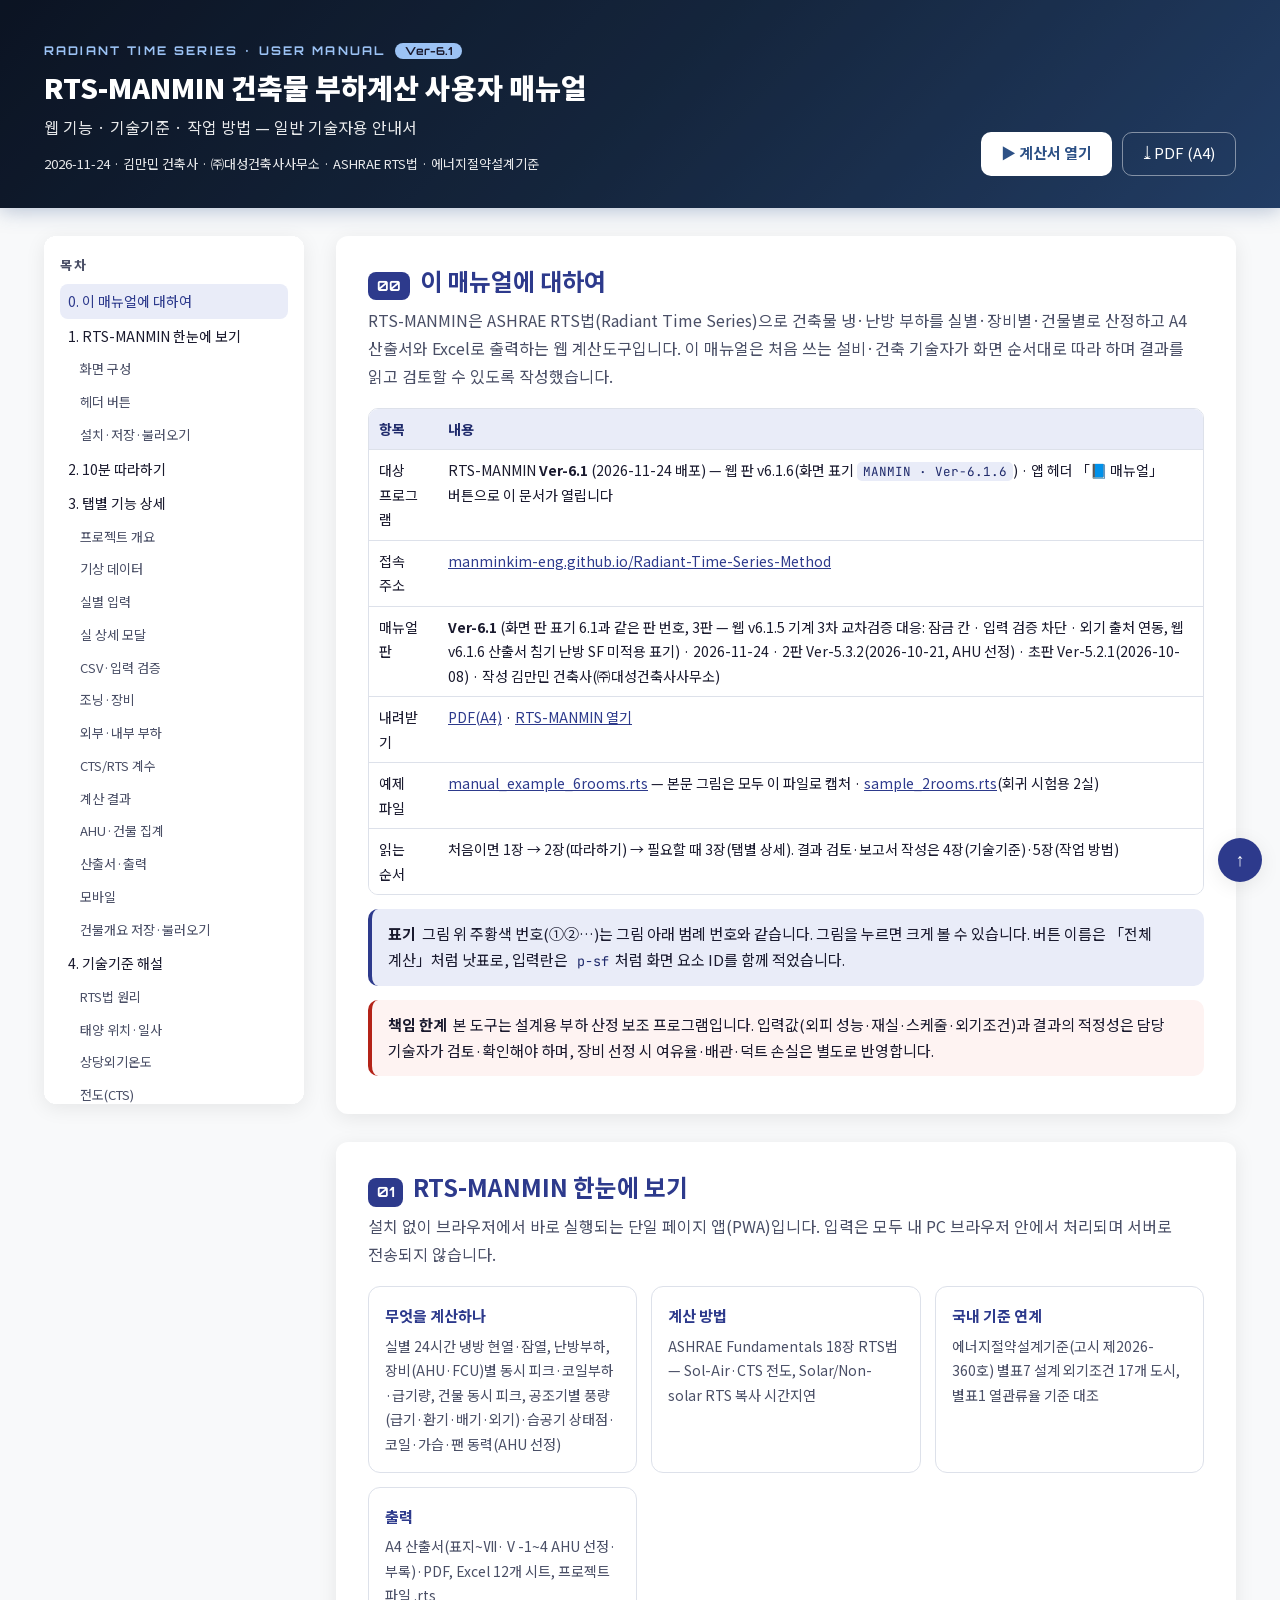
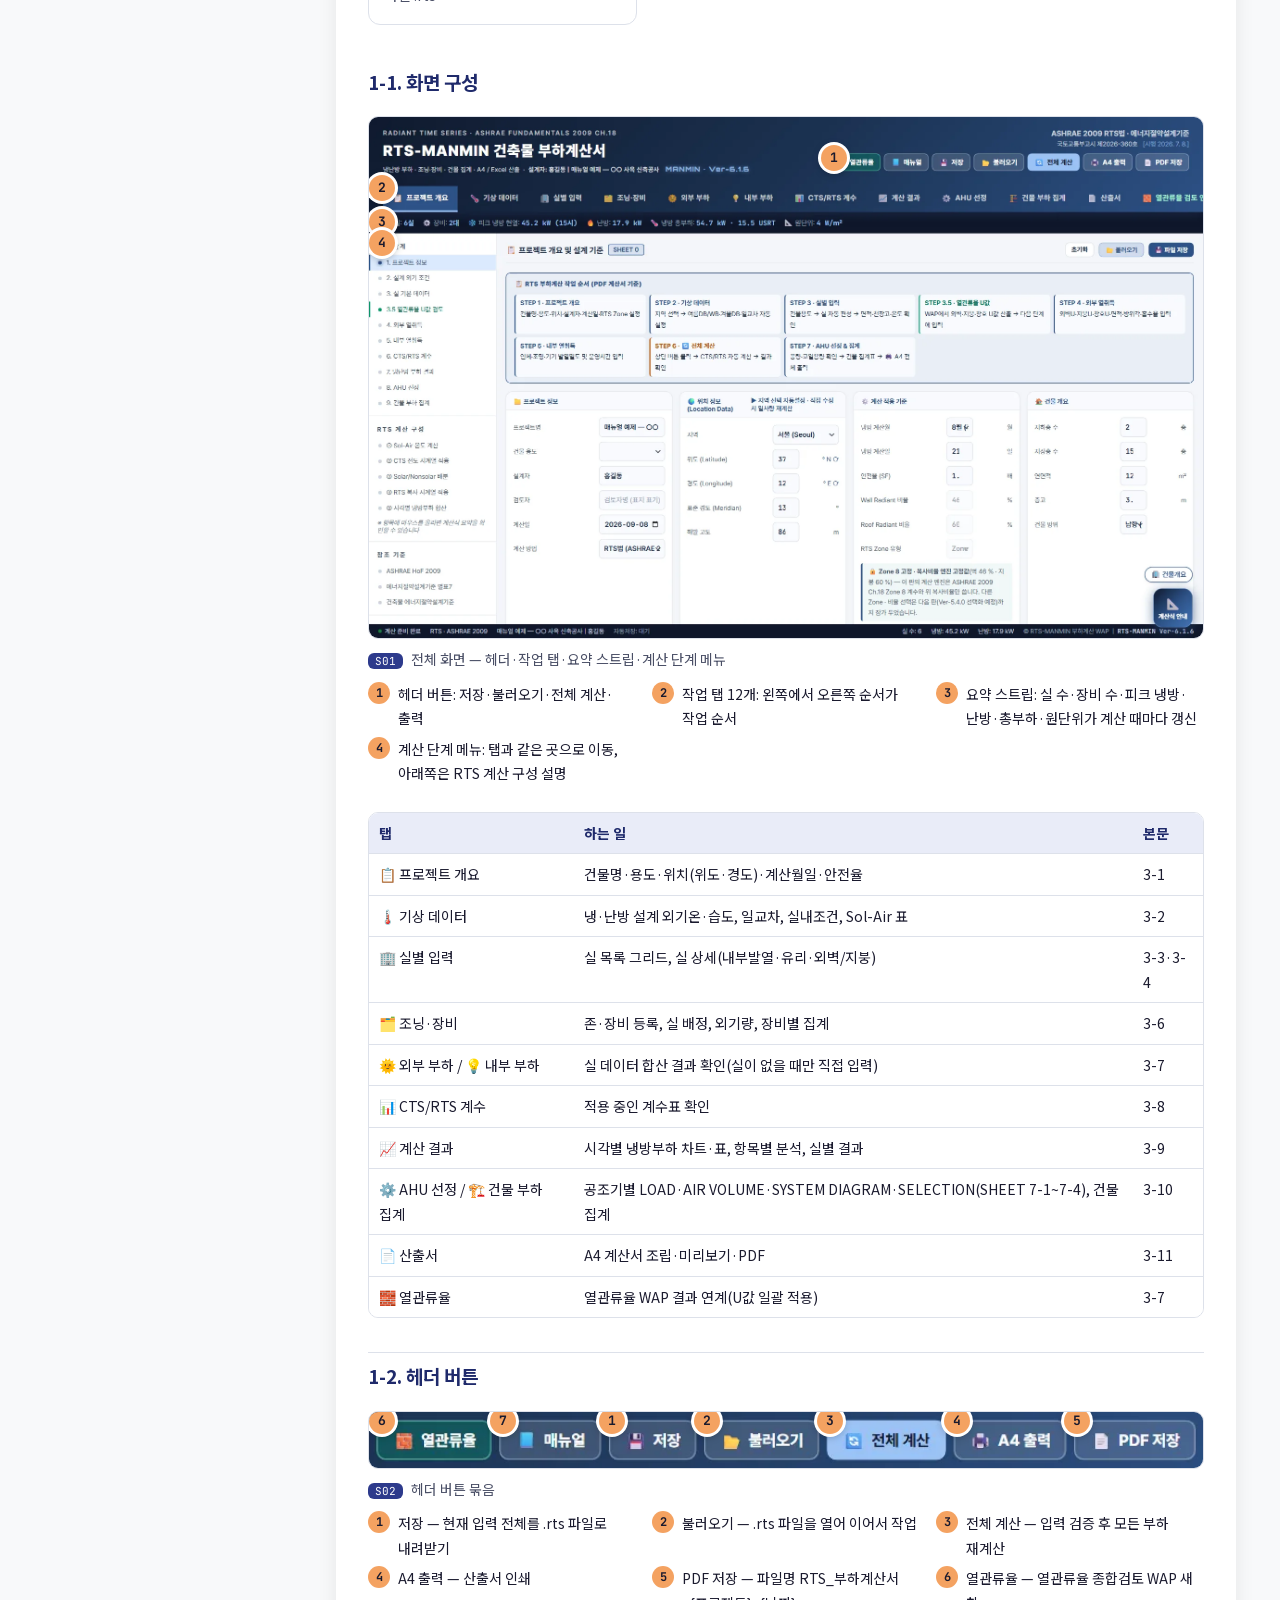
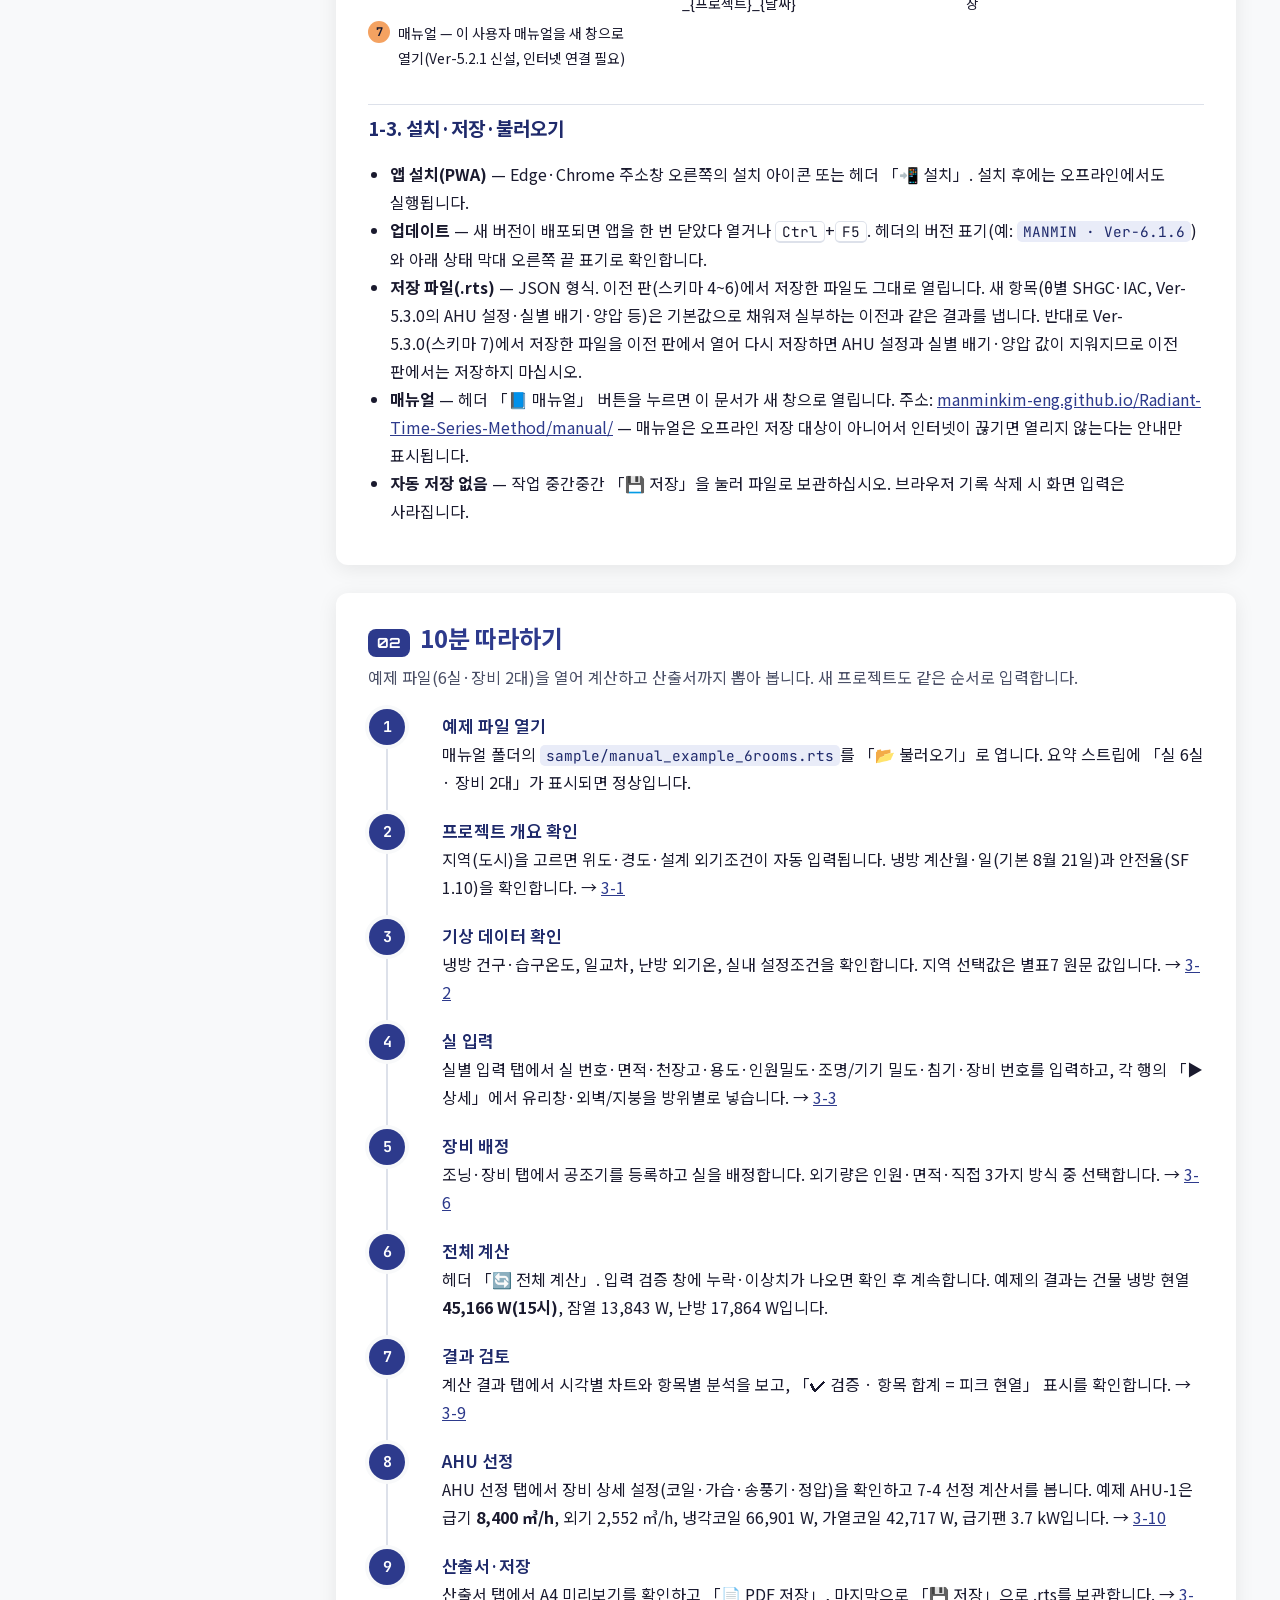
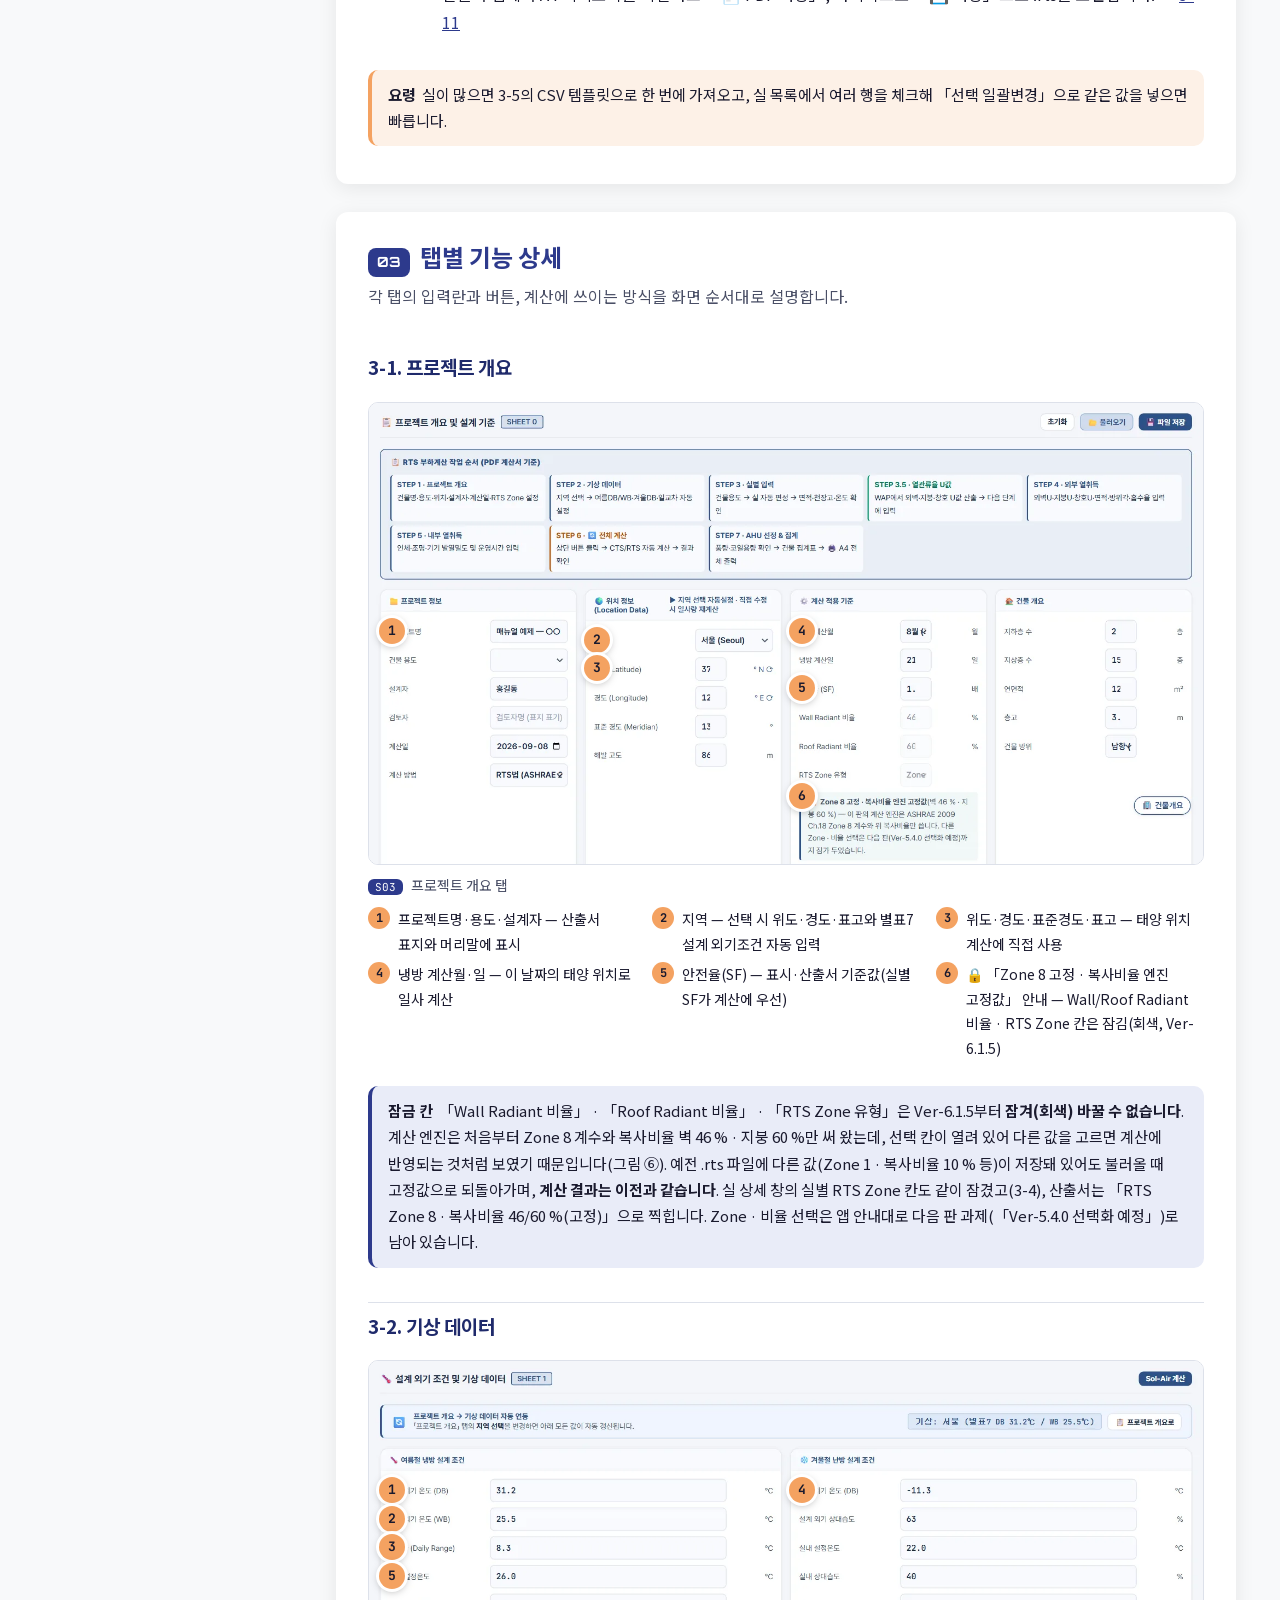
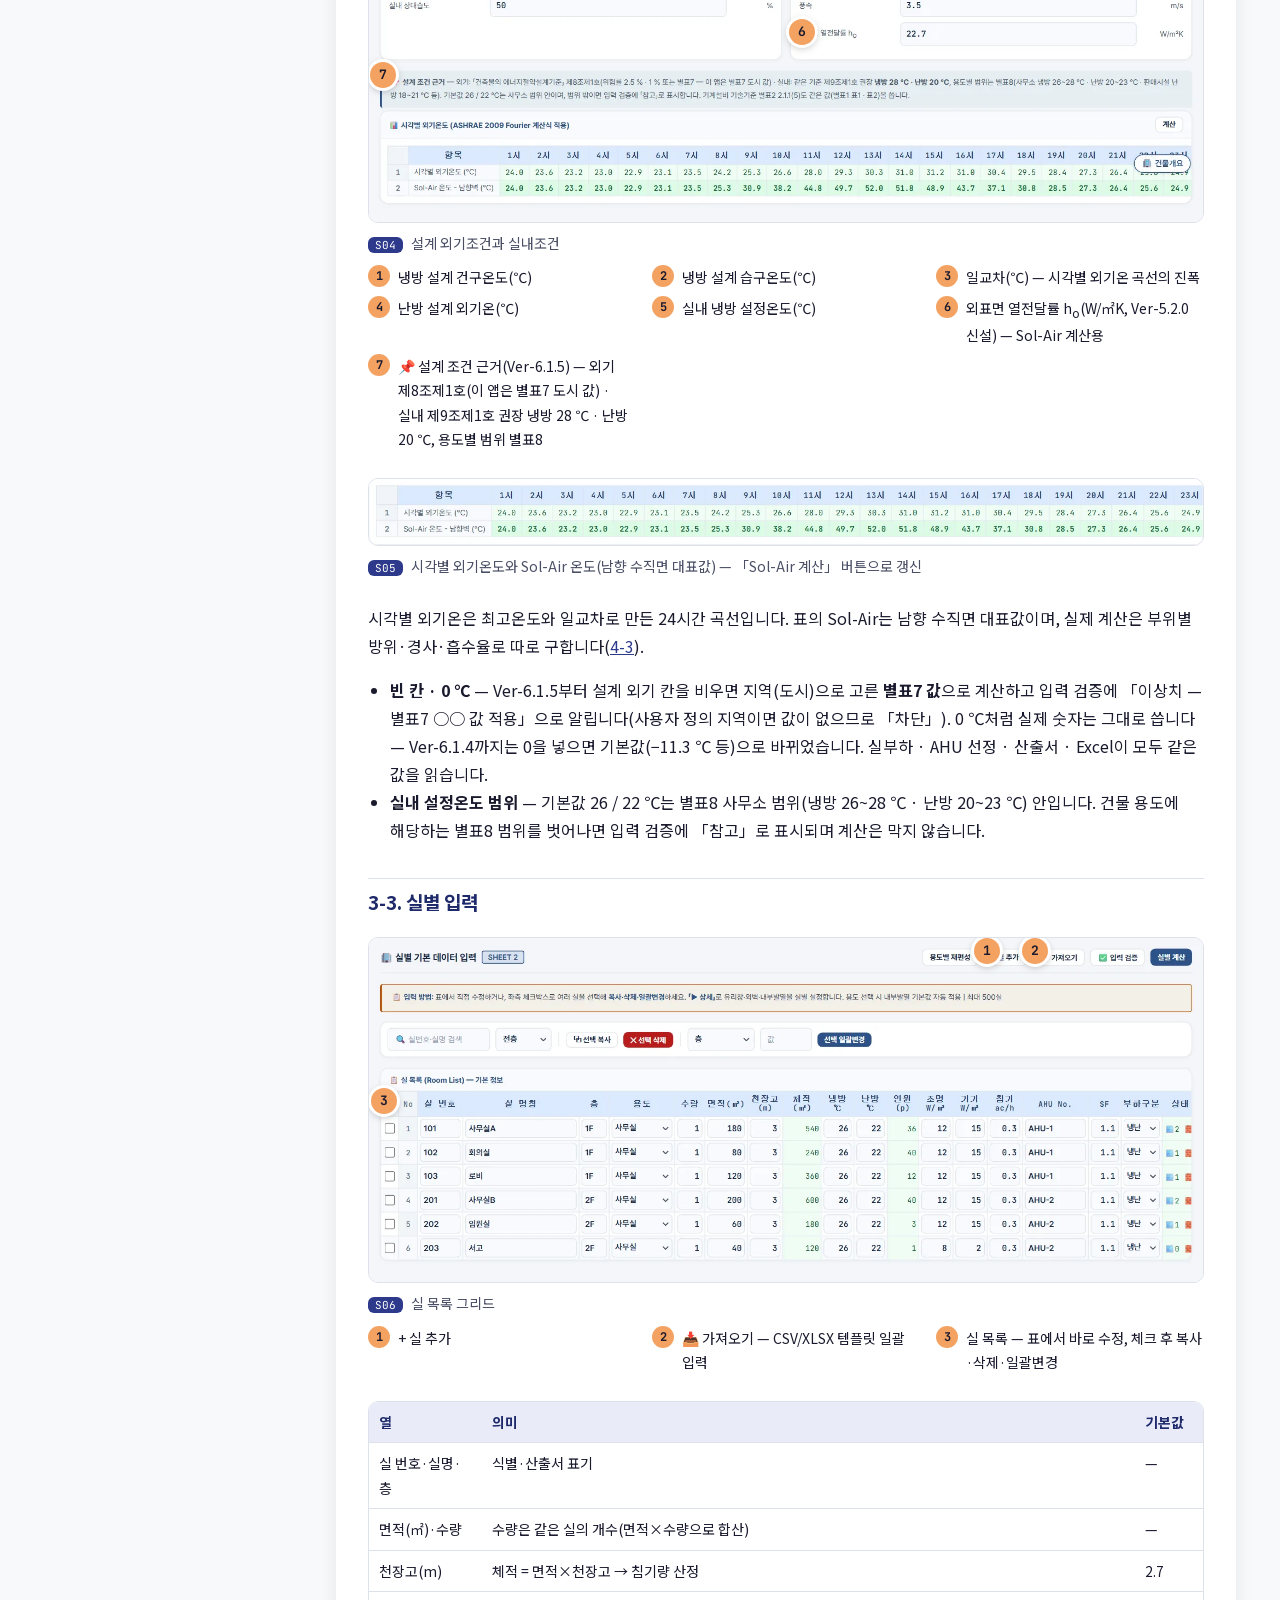
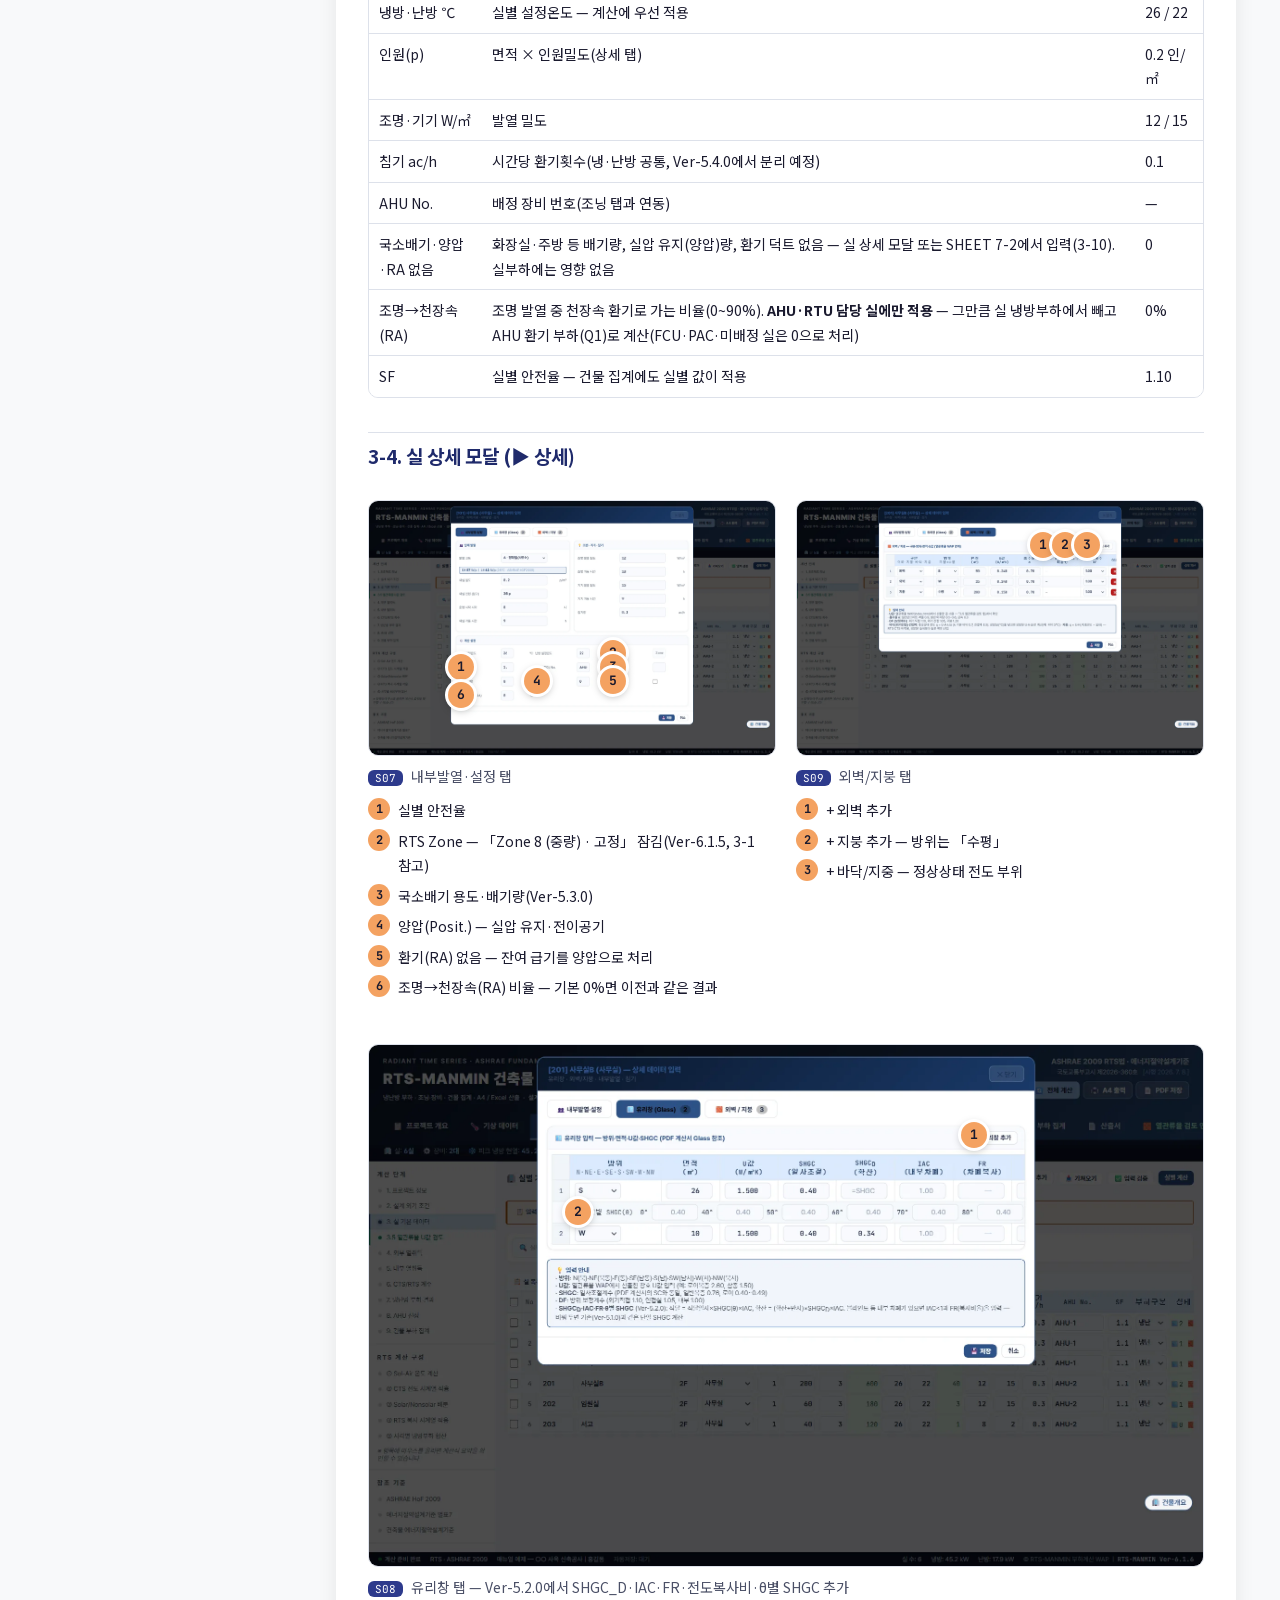
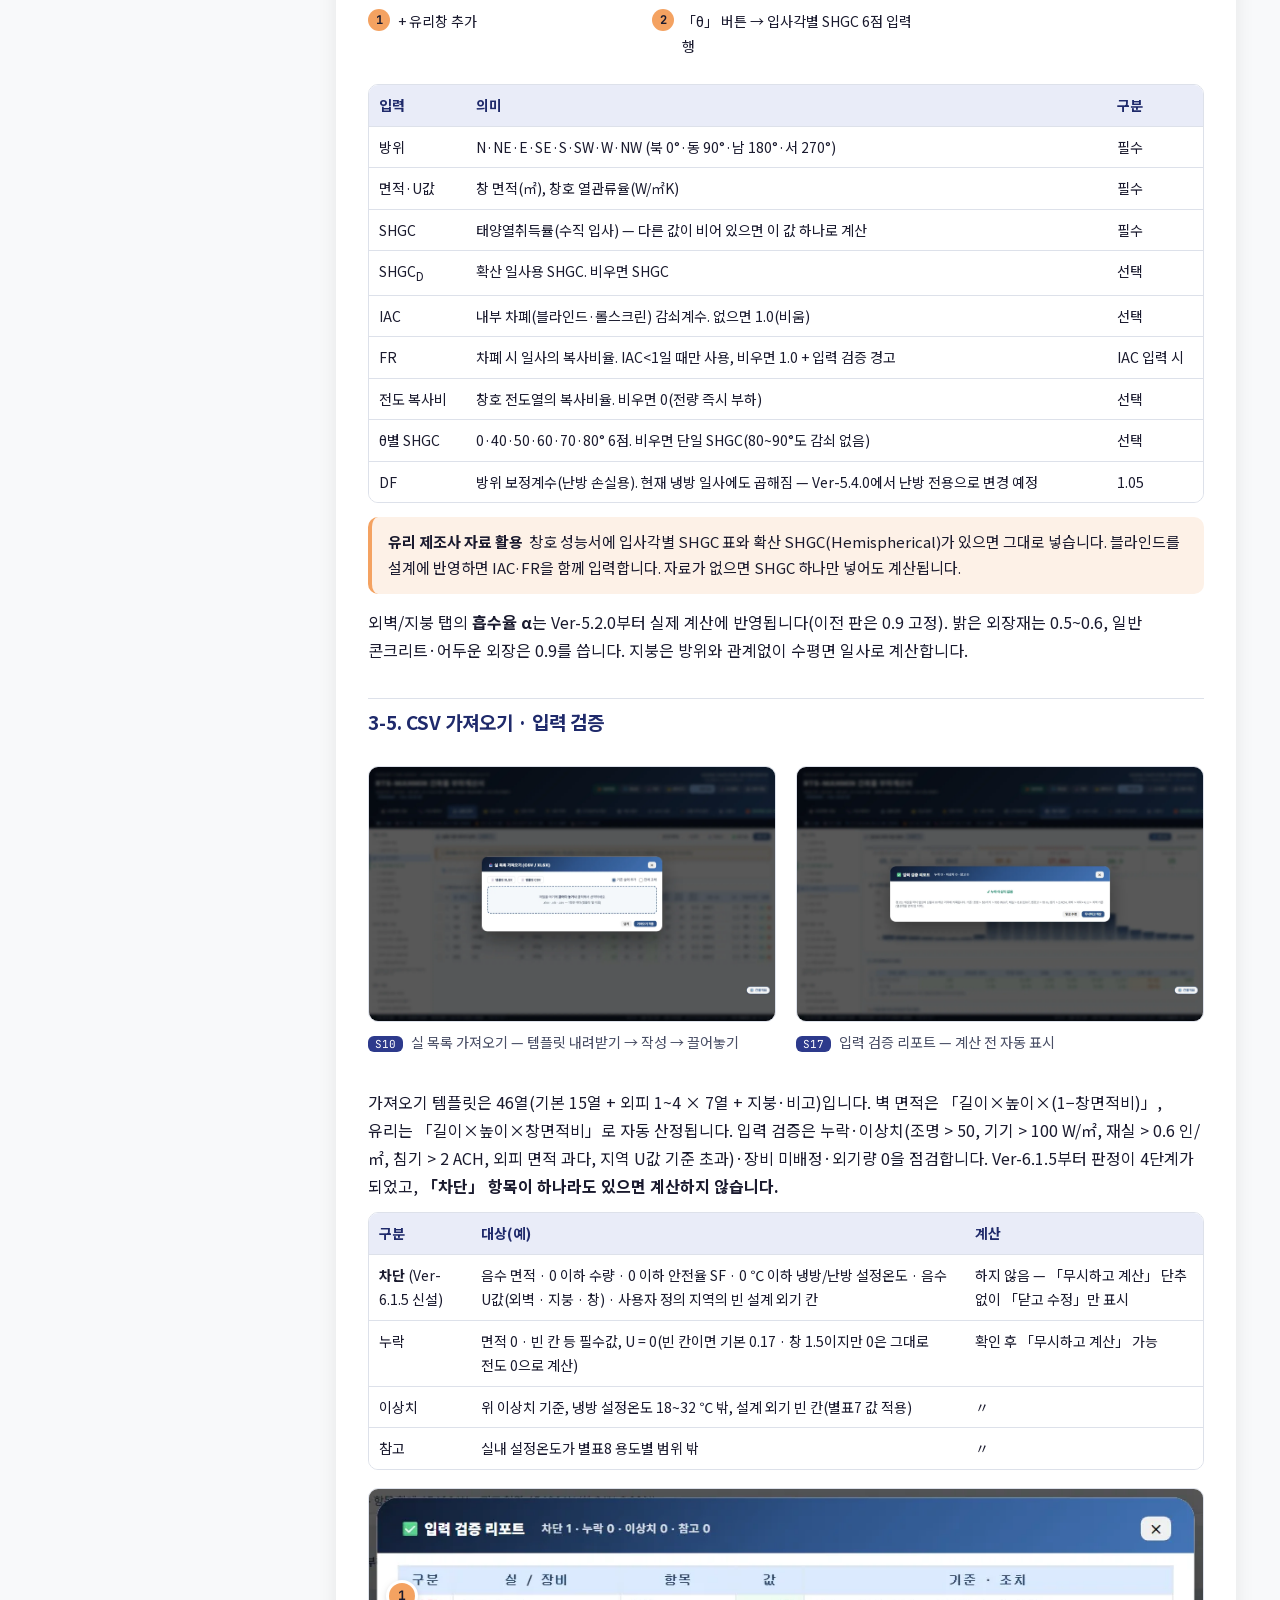
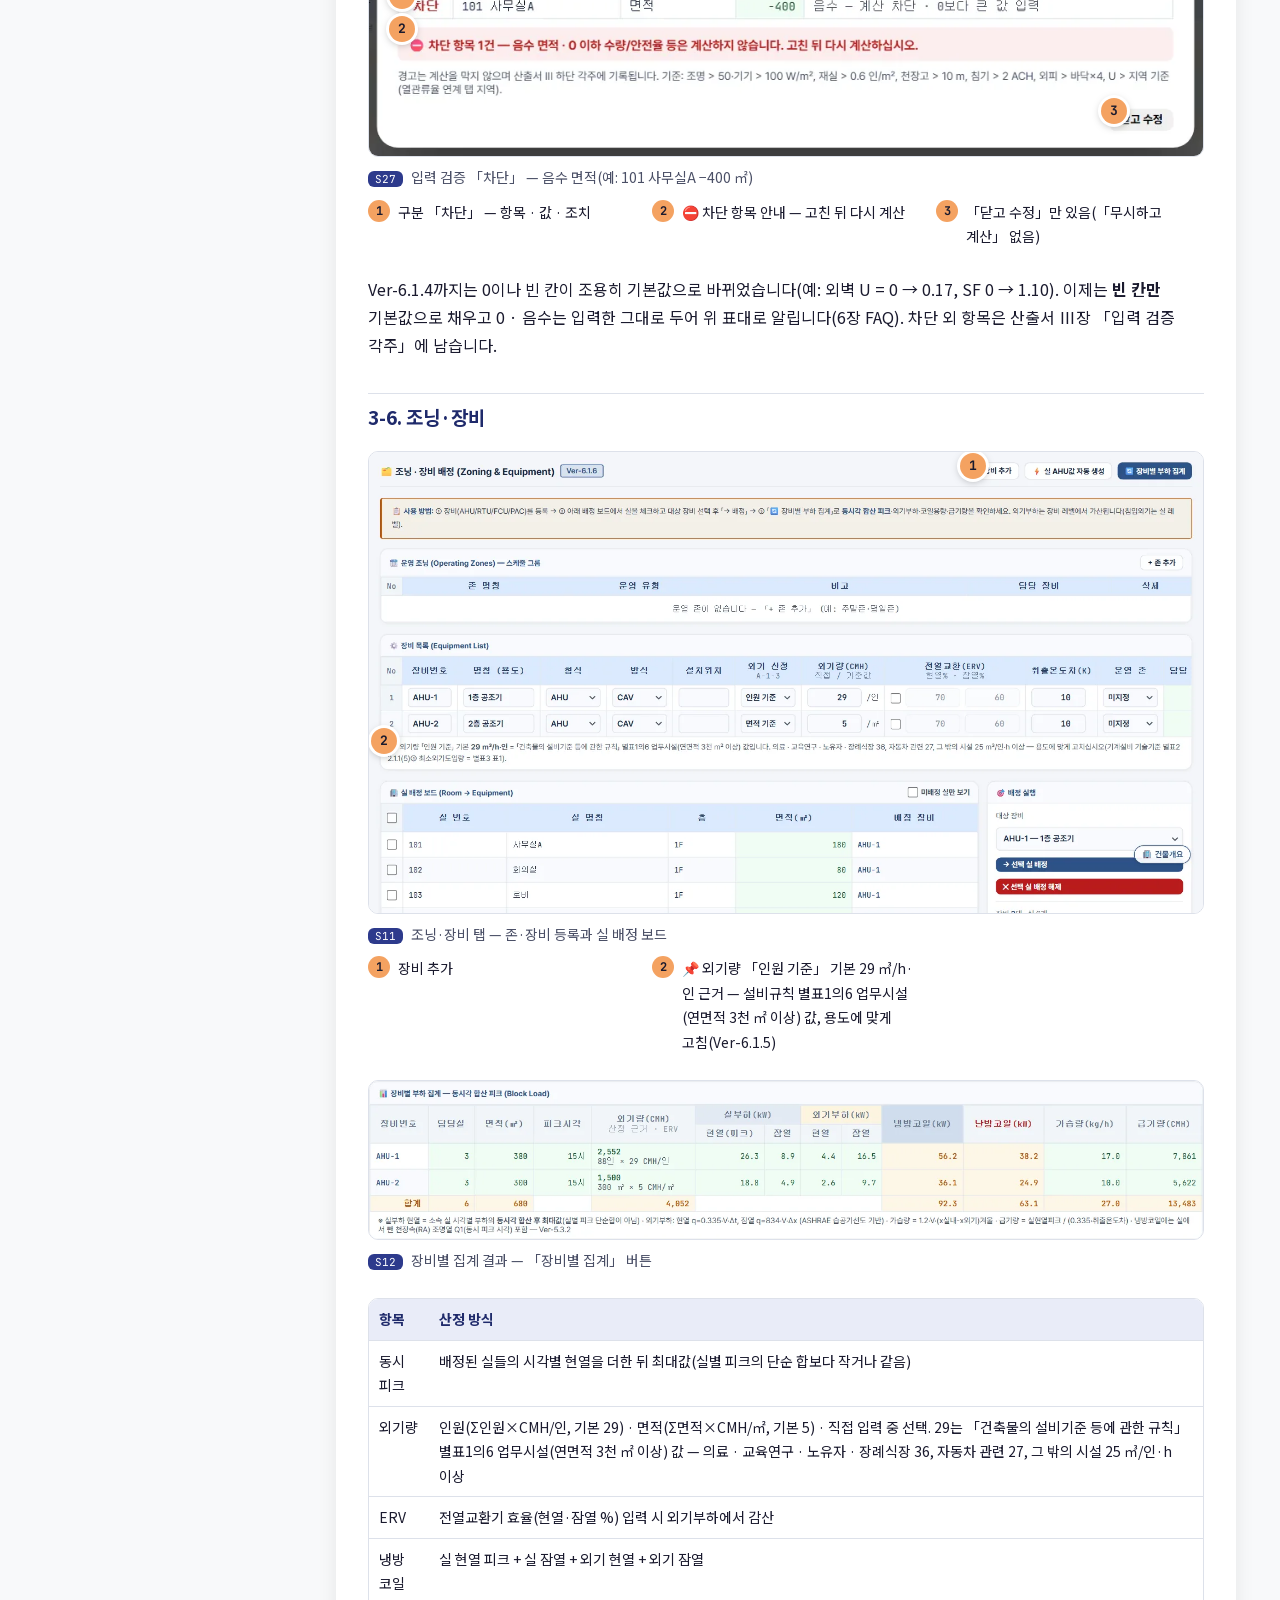
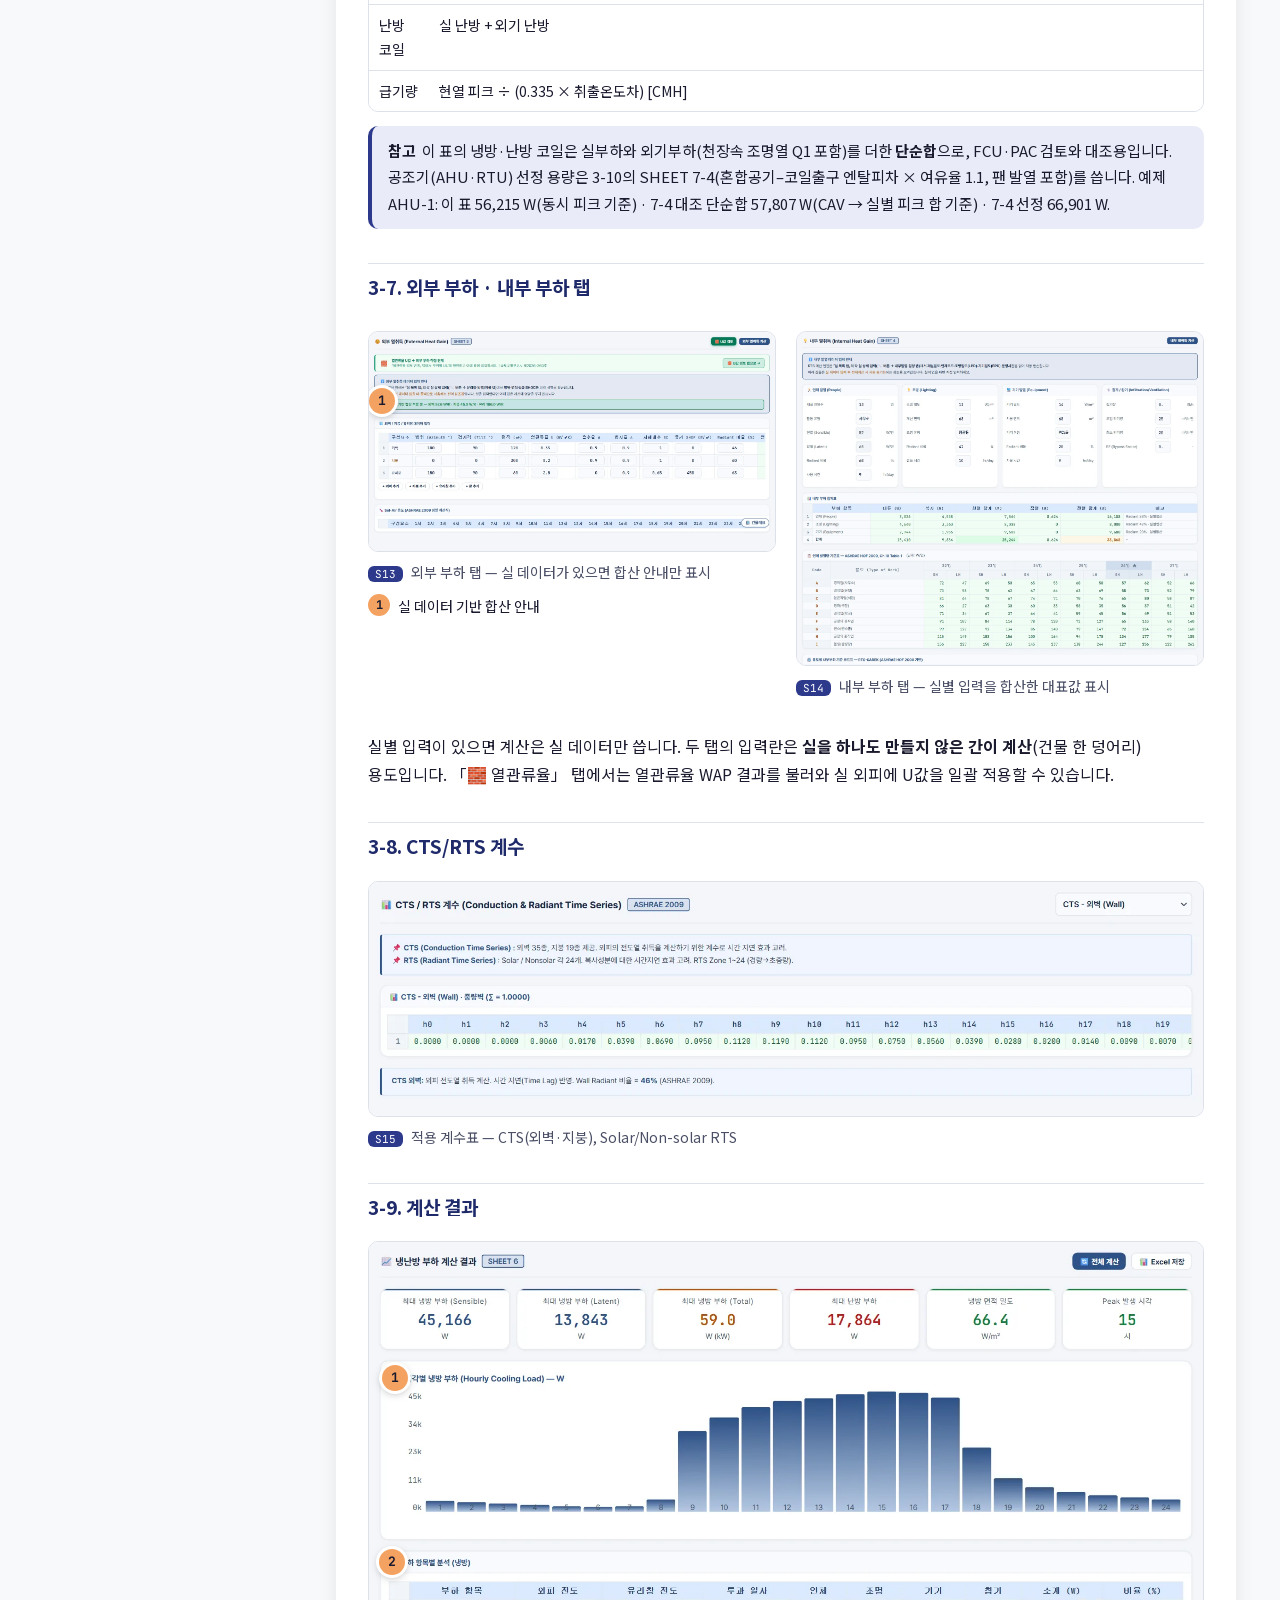
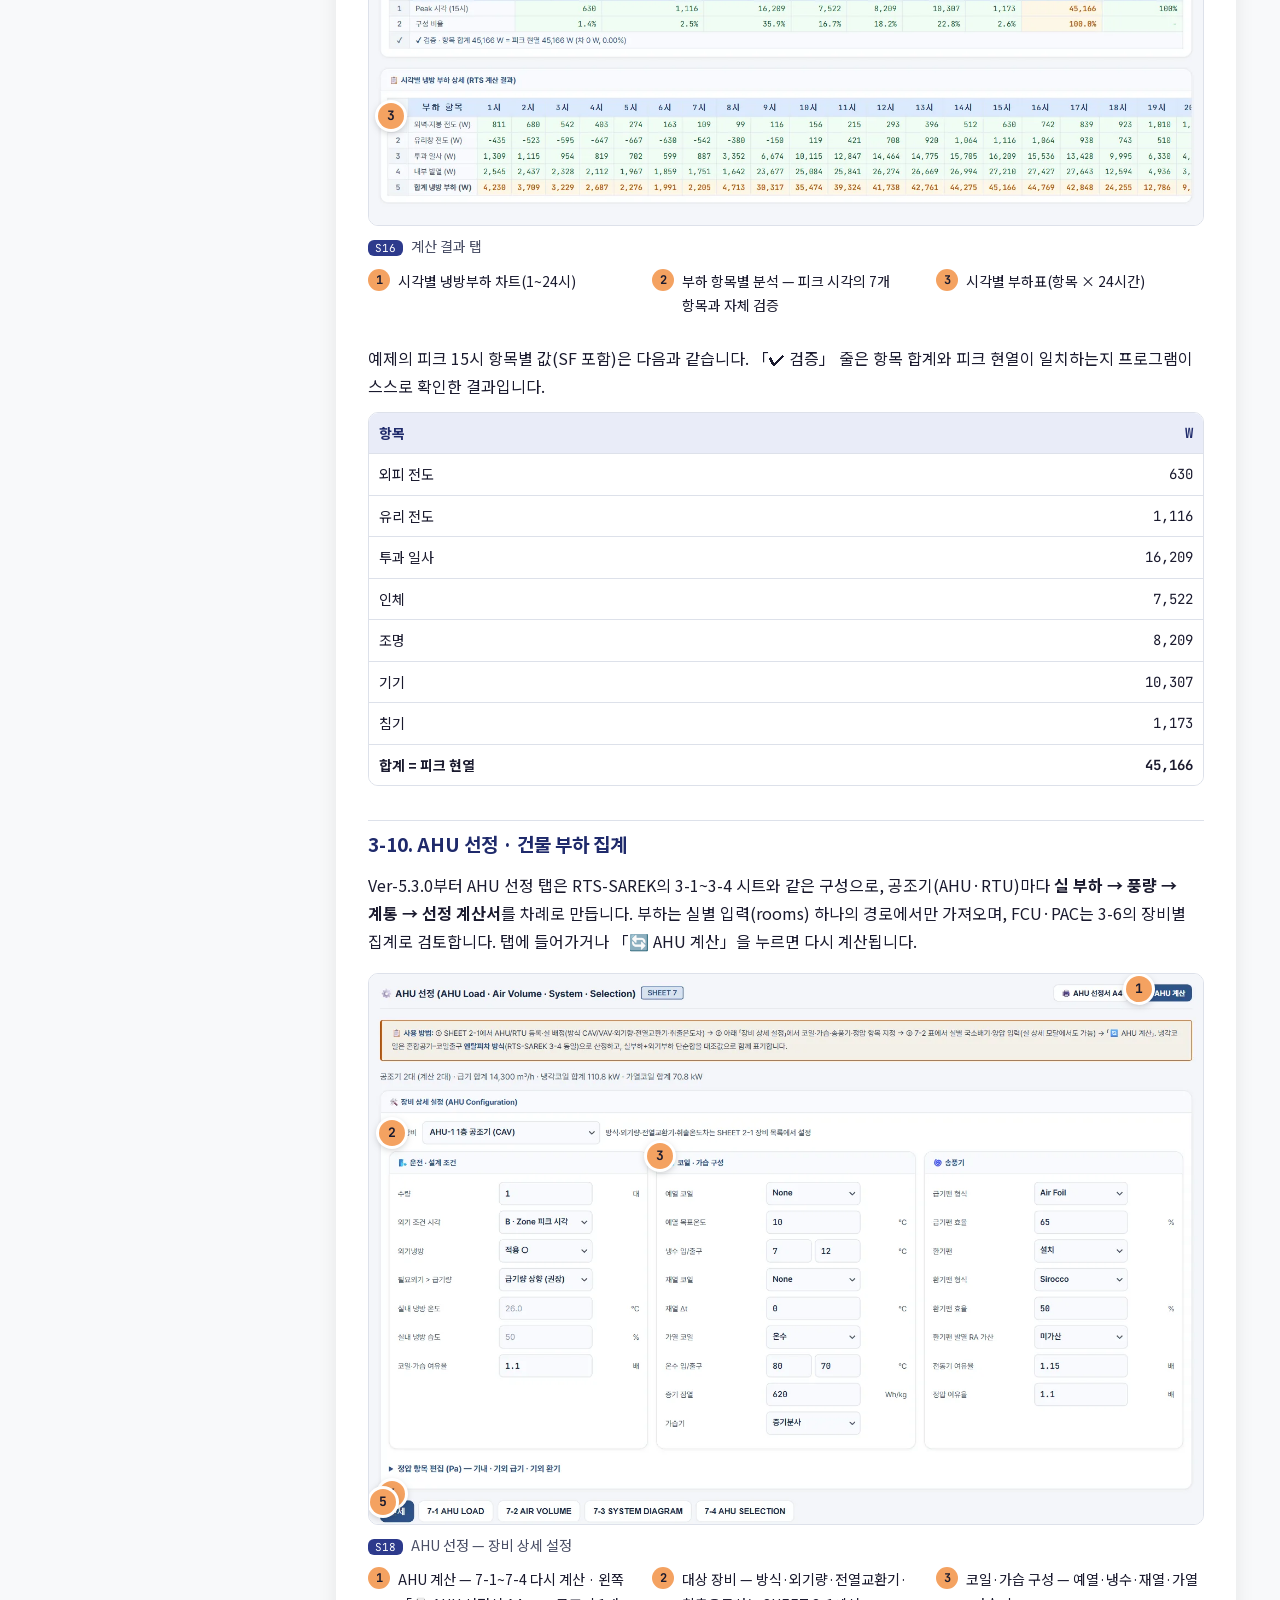
<file: manual/index.html>
<!doctype html>
<html lang="ko"><head>
<meta charset="utf-8"><meta name="viewport" content="width=device-width,initial-scale=1">
<title>RTS-MANMIN 사용자 매뉴얼 Ver-6.1</title>
<meta name="description" content="RTS-MANMIN Ver-6.1 냉난방 부하계산 웹도구 사용자 매뉴얼 — 화면 기능, 기술기준(ASHRAE RTS법·에너지절약설계기준), 실무 작업 방법">
<meta name="author" content="김만민 건축사 · ㈜대성건축사사무소">
<meta name="theme-color" content="#2d5186"><meta name="color-scheme" content="light dark">
<link rel="stylesheet" href="./assets/fonts/manmin-fonts.css">
<style>:root{--mh-a:#0f1a2e;--mh-b:#1b3150;--mh-c:#2d5186;--mh-accent:#9cc3f5;--mh-shadow:rgba(45,81,134,.35);--mh-btn-ink:#2d5186;--mh-veil:0.25;--mh-bp:50%}
:root{
  --navy:#2D3A8C;--navy-d:#1F2A6B;--navy-l:#E9ECF8;--accent:#F4A261;--accent-d:#C97A3A;--accent-l:#FDF1E7;
  --bg:#F8F9FA;--card:#FFFFFF;--text:#1A1A2E;--text2:#4A4F66;--line:#DDE1EA;--ok:#0F766E;--ng:#B42318;
  --r:12px;--pad:24px;--shadow:0 4px 20px rgba(0,0,0,.08);
}
*{box-sizing:border-box}
html{scroll-behavior:smooth;-webkit-text-size-adjust:100%}
body{margin:0;background:var(--bg);color:var(--text);font-family:var(--font-sans);font-size:16px;line-height:1.75;word-break:keep-all;overflow-wrap:anywhere}
a{color:var(--navy)}a:hover{color:var(--accent-d)}
code,kbd,.mono{font-family:var(--font-mono);font-size:.9em}
code{background:var(--navy-l);color:var(--navy-d);padding:1px 6px;border-radius:5px}
kbd{border:1px solid var(--line);border-bottom-width:2px;border-radius:5px;padding:0 6px;background:#fff}
/* 상단 */
.top{position:relative;background:linear-gradient(135deg,var(--mh-a),var(--mh-b) var(--mh-bp),var(--mh-c));color:#fff;box-shadow:0 2px 20px var(--mh-shadow)}
.top::before{content:"";position:absolute;inset:0;background:rgba(0,0,0,var(--mh-veil));pointer-events:none}
.top-in{position:relative;max-width:1240px;margin:0 auto;display:flex;justify-content:space-between;align-items:flex-end;gap:32px;flex-wrap:wrap;padding:40px 24px 32px}
.eyebrow{font-family:var(--font-brand);font-weight:700;font-size:12px;letter-spacing:.18em;color:var(--mh-accent)}
.top h1{font-size:28px;font-weight:900;margin:8px 0 6px;line-height:1.35}
.top .sub{opacity:.9;margin:0}
.mh-main{flex:1 1 640px;min-width:0}
.mh-eb{display:flex;align-items:center;gap:10px;flex-wrap:wrap}
.mh-ver{font:700 11px var(--font-brand);background:var(--mh-accent);color:#1A1A2E;border-radius:999px;padding:1px 10px}
.mh-meta{margin:12px 0 0;font-size:13px;color:rgba(255,255,255,.9)}
.mh-act{display:flex;gap:10px;flex-wrap:wrap}
.mh-btn{display:inline-flex;align-items:center;justify-content:center;gap:8px;min-height:44px;padding:0 20px;border-radius:10px;font-size:15px;text-decoration:none}
.mh-btn.pri{background:#fff;color:var(--mh-btn-ink);font-weight:700}
.mh-btn.sec{border:1px solid rgba(255,255,255,.45);color:#fff}
.mh-btn.pri:hover{background:var(--mh-accent);color:#1A1A2E}.mh-btn.sec:hover{background:rgba(255,255,255,.12);color:#fff}
.mh-btn:focus-visible{outline:3px solid var(--mh-accent);outline-offset:2px}
.mh-prog{position:fixed;top:0;left:0;right:0;height:3px;z-index:50;pointer-events:none}
.mh-prog i{display:block;height:100%;width:0;background:var(--mh-accent)}
.toc-sum{display:none}
/* 레이아웃 */
.wrap{max-width:1240px;margin:0 auto;padding:28px 24px 80px;display:grid;grid-template-columns:260px minmax(0,1fr);gap:32px}
nav.toc{position:sticky;top:16px;align-self:start;max-height:calc(100vh - 32px);overflow:auto;background:var(--card);border-radius:var(--r);box-shadow:var(--shadow);padding:18px 16px;font-size:14px}
nav.toc h2{font-size:13px;letter-spacing:.12em;color:var(--text2);margin:0 0 8px}
nav.toc ol{list-style:none;margin:0;padding:0}
nav.toc li a{display:block;padding:5px 8px;border-radius:8px;text-decoration:none;color:var(--text)}
nav.toc li a:hover,nav.toc li a.on{background:var(--navy-l);color:var(--navy)}
nav.toc li.sub a{padding-left:20px;font-size:13px;color:var(--text2)}
main{min-width:0}
section.ch{background:var(--card);border-radius:var(--r);box-shadow:var(--shadow);padding:var(--pad) calc(var(--pad) + 8px);margin-bottom:28px}
section.ch>h2{font-size:24px;font-weight:700;color:var(--navy);margin:0 0 4px;display:flex;align-items:baseline;gap:10px}
section.ch>h2 .n{font-family:var(--font-brand);font-weight:700;font-size:14px;color:#fff;background:var(--navy);border-radius:8px;padding:2px 9px}
section.ch>.lead{color:var(--text2);margin:0 0 18px}
h3{font-size:19px;color:var(--navy-d);margin:34px 0 10px;padding-top:6px;border-top:1px solid var(--line)}
h3:first-of-type{border-top:0}
h4{font-size:16px;margin:22px 0 8px}
p{margin:8px 0}
ul,ol{padding-left:22px}
.note,.tip,.warn{border-radius:10px;padding:12px 16px;margin:14px 0;font-size:15px}
.note{background:var(--navy-l);border-left:4px solid var(--navy)}
.tip{background:var(--accent-l);border-left:4px solid var(--accent)}
.warn{background:#FEF3F2;border-left:4px solid var(--ng)}
.note b:first-child,.tip b:first-child,.warn b:first-child{margin-right:6px}
/* 표 */
.tbl{overflow-x:auto;margin:12px 0;border:1px solid var(--line);border-radius:10px}
table{border-collapse:collapse;width:100%;font-size:14px;background:#fff}
th,td{border-bottom:1px solid var(--line);padding:8px 10px;text-align:left;vertical-align:top}
th{background:var(--navy-l);color:var(--navy-d);font-weight:700;white-space:nowrap}
tr:last-child td{border-bottom:0}
td.num,th.num{text-align:right;font-family:var(--font-mono);white-space:nowrap}
.ok{color:var(--ok);font-weight:700}.ng{color:var(--ng);font-weight:700}
/* 그림 */
figure.shot{margin:18px 0 26px}
figure.shot .frame{position:relative;border:1px solid var(--line);border-radius:10px;overflow:hidden;background:#fff;cursor:zoom-in}
figure.shot img{display:block;width:100%;height:auto}
figure.narrow{max-width:420px}
.pin{position:absolute;transform:translate(-50%,-50%);width:26px;height:26px;border-radius:50%;background:var(--accent);color:#1A1A2E;font:700 13px/26px var(--font-mono);text-align:center;box-shadow:0 0 0 3px #fff,0 2px 8px rgba(0,0,0,.35);pointer-events:none}
figcaption{font-size:14px;color:var(--text2);margin-top:8px}
.fno{font-family:var(--font-mono);font-size:11px;background:var(--navy);color:#fff;border-radius:6px;padding:1px 7px;margin-right:8px}
ol.legend{list-style:none;padding:0;margin:10px 0 0;display:grid;grid-template-columns:repeat(auto-fill,minmax(260px,1fr));gap:6px 16px;font-size:14px}
ol.legend li{display:flex;gap:8px;align-items:flex-start}
ol.legend b{flex:0 0 22px;height:22px;border-radius:50%;background:var(--accent);font:700 12px/22px var(--font-mono);text-align:center}
.pair{display:grid;grid-template-columns:1fr 1fr;gap:20px;align-items:start}
/* 단계 */
.steps{counter-reset:st;list-style:none;padding:0;margin:16px 0}
.steps>li{counter-increment:st;position:relative;padding:4px 0 18px 54px;border-left:2px solid var(--line);margin-left:18px}
.steps>li:last-child{border-left-color:transparent}
.steps>li::before{content:counter(st);position:absolute;left:-19px;top:0;width:36px;height:36px;border-radius:50%;background:var(--navy);color:#fff;font:700 15px/36px var(--font-mono);text-align:center;box-shadow:0 0 0 4px var(--bg)}
.steps>li>b.t{display:block;font-size:17px;color:var(--navy-d);margin-bottom:2px}
/* 수식 */
.eq{font-family:var(--font-mono);background:#0F1630;color:#E8ECFF;border-radius:10px;padding:14px 18px;margin:12px 0;overflow-x:auto;font-size:14px;line-height:1.9;white-space:pre}
.eq .c{color:#9AA6D6}
.svgbox{background:#fff;border:1px solid var(--line);border-radius:10px;padding:12px;margin:14px 0;overflow-x:auto}
.svgbox svg{display:block;width:100%;min-width:640px;height:auto}
.cards{display:grid;grid-template-columns:repeat(auto-fill,minmax(220px,1fr));gap:14px;margin:14px 0}
.card{border:1px solid var(--line);border-radius:var(--r);padding:16px;background:#fff}
.card h5{margin:0 0 4px;font-size:15px;color:var(--navy)}
.card p{margin:0;font-size:14px;color:var(--text2)}
footer.foot{max-width:1240px;margin:0 auto;padding:0 24px 40px;color:var(--text2);font-size:13px}
/* 라이트박스 */
#lb{position:fixed;inset:0;background:rgba(10,14,30,.88);display:none;align-items:center;justify-content:center;z-index:99;cursor:zoom-out;padding:16px}
#lb.open{display:flex}#lb img{max-width:100%;max-height:100%;border-radius:8px;background:#fff}
.totop{position:fixed;right:18px;bottom:18px;width:44px;height:44px;border-radius:50%;background:var(--navy);color:#fff;border:0;font-size:18px;box-shadow:var(--shadow);cursor:pointer}
/* 반응형 5단계 */
@media (max-width:1240px){.wrap{grid-template-columns:230px minmax(0,1fr);gap:24px}}
@media (max-width:1024px){.wrap{grid-template-columns:1fr}nav.toc{position:static;max-height:none}nav.toc ol{columns:2}}
@media (max-width:760px){.pair{grid-template-columns:1fr}section.ch{padding:20px 18px}.top h1{font-size:24px}}
@media (max-width:640px){nav.toc ol{columns:1}body{font-size:15px}}
@media (max-width:480px){.wrap,.top-in{padding-left:16px;padding-right:16px}.pin{width:22px;height:22px;font-size:11px;line-height:22px}}
@media (max-width:400px){section.ch>h2{font-size:20px}}
/* v-mh1 D4 접이식 목차 · D9 터치 44px (≤1024px) */
@media (max-width:1024px){
  nav.toc{padding:0 16px}
  nav.toc .toc-sum{display:flex;align-items:center;justify-content:space-between;min-height:48px;font-weight:700;font-size:14px;color:var(--navy);cursor:pointer;list-style:none}
  nav.toc .toc-sum::-webkit-details-marker{display:none}
  nav.toc details:not([open]) ol,nav.toc details:not([open]) h2{display:none}
  nav.toc details[open]{padding-bottom:12px}
  nav.toc li a{display:flex;align-items:center;min-height:44px;padding:0 8px}
}
/* v-mh1 D5 좁은 화면 헤드 */
@media (max-width:640px){
  .top-in{padding:28px 16px 24px;gap:16px}.top h1{font-size:22px}.top .sub{font-size:13px}.mh-meta{font-size:12px}
  .mh-act{display:grid;grid-template-columns:repeat(2,minmax(0,1fr));width:100%}.mh-btn{padding:0 8px;font-size:14px}
}
@media (max-width:480px){.eyebrow{letter-spacing:.04em}.mh-eb{gap:8px}}
@media (prefers-reduced-motion:reduce){html{scroll-behavior:auto}}
/* A4 인쇄 */
@page{size:A4;margin:14mm 12mm 14mm}
@media print{
  *{-webkit-print-color-adjust:exact;print-color-adjust:exact}
  body{background:#fff;font-size:10.5pt}
  nav.toc,.totop,#lb{display:none!important}
  .wrap{display:block;padding:0}
  section.ch{box-shadow:none;padding:0 0 8mm;margin:0;break-before:page}
  main{padding-bottom:8mm}
  section.ch:first-of-type{break-before:auto}
  figure.shot,.tbl,.eq,.svgbox,.note,.tip,.warn,.steps>li{break-inside:avoid}
  h3,h4{break-after:avoid}
  .top{border-radius:0;box-shadow:none}
  .mh-prog,.mh-act{display:none!important}
  .mh-meta{color:#fff}
  .pfoot{position:fixed;bottom:0;left:0;right:0;height:6mm;background:#fff;font-size:8pt;color:#666;border-top:1px solid #ccc;padding-top:1.5mm;display:flex;justify-content:space-between}
}
.pfoot{display:none}
@media print{.pfoot{display:flex}}
/* ── 좁은 화면 대응(r1 · 2026-10-12) : 화면 전용 — 인쇄·PDF에는 영향 없음 ── */
@media screen and (max-width:640px){
  .k1 td:first-child,.k1 th:first-child{white-space:normal}
  /* 글 표(숫자 칸 없는 표) → 행마다 카드로 쌓기 */
  .tbl.stack{border:0;border-radius:0;overflow:visible}
  .tbl.stack table,.tbl.stack tbody,.tbl.stack tr,.tbl.stack td{display:block;width:auto}
  .tbl.stack thead{position:absolute;width:1px;height:1px;overflow:hidden;clip:rect(0 0 0 0)}
  .tbl.stack table{background:transparent}
  .tbl.stack tr{border:1px solid var(--line);border-radius:10px;background:#fff;margin:0 0 10px;overflow:hidden}
  .tbl.stack td{border-bottom:1px solid var(--line);padding:8px 12px}
  .tbl.stack tr td:last-child{border-bottom:0}
  .tbl.stack td:first-child{background:var(--navy-l);color:var(--navy-d);font-weight:700}
  .tbl.stack td[data-th]:not(:first-child)::before{content:attr(data-th);display:block;font-size:12px;font-weight:700;color:var(--text2);margin-bottom:2px}
  .tbl.stack.c2 td[data-th]:not(:first-child)::before{display:none}
  .tbl.stack td:empty{display:none}
  /* 숫자 표 → 표 모양 유지, 글자·여백 축소, 넘치면 좌우로 밀기(오른쪽 그림자로 표시) */
  .tbl:not(.stack){background:linear-gradient(to right,#fff 30%,rgba(255,255,255,0)) left/40px 100% no-repeat local,linear-gradient(to left,#fff 30%,rgba(255,255,255,0)) right/40px 100% no-repeat local,radial-gradient(farthest-side at 100% 50%,rgba(26,26,46,.22),transparent) right/12px 100% no-repeat scroll,#fff}
  .tbl:not(.stack) table{font-size:13px;background:transparent}
  .tbl:not(.stack) th,.tbl:not(.stack) td{padding:7px 8px}
  /* 수식 → 줄바꿈 허용 */
  .eq{white-space:pre-wrap;word-break:keep-all;font-size:13px;line-height:1.75;padding:12px 14px}
  .eq .c{display:block;padding-left:1em}
  .svgbox{position:relative}
  .svgbox::after{content:"← 좌우로 밀어서 보기 →";display:block;text-align:center;font-size:12px;color:var(--text2);margin-top:6px;position:sticky;left:0}
  ol.legend{grid-template-columns:1fr}
  .steps>li{padding-left:34px;margin-left:14px}
}
.rev{white-space:nowrap}
@media print{.rev{display:none}}
/* v-mh1 D6 다크 모드(화면 전용 · 헤드 색 불변 · 그림과 흐름도는 흰 바탕 유지) */
@media screen and (prefers-color-scheme:dark){
  :root{--bg:#0F1420;--card:#171D2C;--text:#E6E8EF;--text2:#A9AFC3;--line:#2A3245;--navy-l:#232B45;--accent-l:#33281D;--shadow:0 4px 20px rgba(0,0,0,.35)}
  a,section.ch>h2,h3,.steps>li>b.t,.card h5,nav.toc li a.on,nav.toc .toc-sum{color:#AEB8F5}
  a:hover{color:#F4A261}
  code{background:var(--navy-l);color:#C9D0FA}
  kbd{background:var(--card);color:var(--text)}
  table,.card,nav.toc,section.ch{background:var(--card)}
  th{background:var(--navy-l);color:#C9D0FA}
  .note{border-left-color:#7F8CE0}
  .warn{background:#3A1F22}
  .ok{color:#5EEAD4}.ng{color:#FDA29B}
  figure.shot .frame,.svgbox{background:#fff;border-color:var(--line)}
  .tbl.stack tr{background:var(--card)}
  .tbl.stack td:first-child{color:#C9D0FA}
  .tbl:not(.stack){background:var(--card)}
}
@media screen and (prefers-color-scheme:dark) and (max-width:640px){
  .tbl:not(.stack){background:linear-gradient(to right,var(--card) 30%,rgba(23,29,44,0)) left/40px 100% no-repeat local,linear-gradient(to left,var(--card) 30%,rgba(23,29,44,0)) right/40px 100% no-repeat local,radial-gradient(farthest-side at 100% 50%,rgba(0,0,0,.5),transparent) right/12px 100% no-repeat scroll,var(--card)}
}
</style>
</head><body>
<div class="mh-prog" aria-hidden="true"><i></i></div>
<header class="top"><div class="top-in">
<div class="mh-main">
<div class="mh-eb"><span class="eyebrow">RADIANT TIME SERIES · USER MANUAL</span><span class="mh-ver">Ver-6.1</span></div>
<h1>RTS-MANMIN 건축물 부하계산 사용자 매뉴얼</h1>
<p class="sub">웹 기능 · 기술기준 · 작업 방법 — 일반 기술자용 안내서</p>
<p class="mh-meta">2026-11-24 · 김만민 건축사 · ㈜대성건축사사무소 · ASHRAE RTS법 · 에너지절약설계기준</p>
</div>
<div class="mh-act"><a class="mh-btn pri" href="../index.html" aria-label="RTS-MANMIN 열기">▶ 계산서 열기</a><a class="mh-btn sec" href="RTS-MANMIN_사용자매뉴얼_Ver-6.1.pdf" download>⤓ PDF (A4)</a></div>
</div></header>
<div class="wrap"><nav class="toc" aria-label="목차"><details open><summary class="toc-sum">목차 <span aria-hidden="true">▾</span></summary><h2>목차</h2><ol><li><a href="#ch0">0. 이 매뉴얼에 대하여</a></li><li><a href="#ch1">1. RTS-MANMIN 한눈에 보기</a></li><li class="sub"><a href="#s1-1">화면 구성</a></li><li class="sub"><a href="#s1-2">헤더 버튼</a></li><li class="sub"><a href="#s1-3">설치·저장·불러오기</a></li><li><a href="#ch2">2. 10분 따라하기</a></li><li><a href="#ch3">3. 탭별 기능 상세</a></li><li class="sub"><a href="#s3-1">프로젝트 개요</a></li><li class="sub"><a href="#s3-2">기상 데이터</a></li><li class="sub"><a href="#s3-3">실별 입력</a></li><li class="sub"><a href="#s3-4">실 상세 모달</a></li><li class="sub"><a href="#s3-5">CSV·입력 검증</a></li><li class="sub"><a href="#s3-6">조닝·장비</a></li><li class="sub"><a href="#s3-7">외부·내부 부하</a></li><li class="sub"><a href="#s3-8">CTS/RTS 계수</a></li><li class="sub"><a href="#s3-9">계산 결과</a></li><li class="sub"><a href="#s3-10">AHU·건물 집계</a></li><li class="sub"><a href="#s3-11">산출서·출력</a></li><li class="sub"><a href="#s3-12">모바일</a></li><li class="sub"><a href="#s3-13">건물개요 저장·불러오기</a></li><li><a href="#ch4">4. 기술기준 해설</a></li><li class="sub"><a href="#s4-1">RTS법 원리</a></li><li class="sub"><a href="#s4-2">태양 위치·일사</a></li><li class="sub"><a href="#s4-3">상당외기온도</a></li><li class="sub"><a href="#s4-4">전도(CTS)</a></li><li class="sub"><a href="#s4-5">유리 일사</a></li><li class="sub"><a href="#s4-6">내부발열·침기</a></li><li class="sub"><a href="#s4-7">안전율·동시부하</a></li><li class="sub"><a href="#s4-8">국내 기준</a></li><li class="sub"><a href="#s4-9">AHU 선정 산식</a></li><li><a href="#ch5">5. 실무 작업 방법</a></li><li class="sub"><a href="#s5-1">설계 단계 절차</a></li><li class="sub"><a href="#s5-2">타 프로그램 대조</a></li><li class="sub"><a href="#s5-3">하림 검증 사례</a></li><li class="sub"><a href="#s5-4">SAREK AHU 대조</a></li><li class="sub"><a href="#s5-5">회귀 시험</a></li><li><a href="#ch6">6. 문제 해결·FAQ</a></li><li><a href="#ch7">부록</a></li><li class="sub"><a href="#a1">입력값 기본값·근거</a></li><li class="sub"><a href="#a2">버전 변경 내역</a></li><li class="sub"><a href="#a3">용어</a></li></ol></details></nav><main><section class="ch" id="ch0"><h2><span class="n">00</span>이 매뉴얼에 대하여</h2>
<p class="lead">RTS-MANMIN은 ASHRAE RTS법(Radiant Time Series)으로 건축물 냉·난방 부하를 실별·장비별·건물별로 산정하고 A4 산출서와 Excel로 출력하는 웹 계산도구입니다. 이 매뉴얼은 처음 쓰는 설비·건축 기술자가 화면 순서대로 따라 하며 결과를 읽고 검토할 수 있도록 작성했습니다.</p>
<div class="tbl"><table><thead><tr><th class="">항목</th><th class="">내용</th></tr></thead><tbody><tr><td class="">대상 프로그램</td><td class="">RTS-MANMIN <b>Ver-6.1</b> (2026-11-24 배포) — 웹 판 v6.1.6(화면 표기 <code>MANMIN · Ver-6.1.6</code>) · 앱 헤더 「📘 매뉴얼」 버튼으로 이 문서가 열립니다</td></tr><tr><td class="">접속 주소</td><td class=""><a href="https://manminkim-eng.github.io/Radiant-Time-Series-Method/index.html" target="_blank" rel="noopener">manminkim-eng.github.io/Radiant-Time-Series-Method</a></td></tr><tr><td class="">매뉴얼 판</td><td class=""><b>Ver-6.1</b> (화면 판 표기 6.1과 같은 판 번호, 3판 — 웹 v6.1.5 기계 3차 교차검증 대응: 잠금 칸 · 입력 검증 차단 · 외기 출처 연동, 웹 v6.1.6 산출서 침기 난방 SF 미적용 표기) · 2026-11-24 · 2판 Ver-5.3.2(2026-10-21, AHU 선정) · 초판 Ver-5.2.1(2026-10-08) · 작성 김만민 건축사(㈜대성건축사사무소)</td></tr><tr><td class="">내려받기</td><td class=""><a href="RTS-MANMIN_사용자매뉴얼_Ver-6.1.pdf" download>PDF(A4)</a> · <a href="../index.html">RTS-MANMIN 열기</a></td></tr><tr><td class="">예제 파일</td><td class=""><a href="sample/manual_example_6rooms.rts" download>manual_example_6rooms.rts</a> — 본문 그림은 모두 이 파일로 캡처 · <a href="sample/sample_2rooms.rts" download>sample_2rooms.rts</a>(회귀 시험용 2실)</td></tr><tr><td class="">읽는 순서</td><td class="">처음이면 1장 → 2장(따라하기) → 필요할 때 3장(탭별 상세). 결과 검토·보고서 작성은 4장(기술기준)·5장(작업 방법)</td></tr></tbody></table></div>
<div class="note"><b>표기</b>그림 위 주황색 번호(①②…)는 그림 아래 범례 번호와 같습니다. 그림을 누르면 크게 볼 수 있습니다. 버튼 이름은 「전체 계산」처럼 낫표로, 입력란은 <code>p-sf</code>처럼 화면 요소 ID를 함께 적었습니다.</div>
<div class="warn"><b>책임 한계</b>본 도구는 설계용 부하 산정 보조 프로그램입니다. 입력값(외피 성능·재실·스케줄·외기조건)과 결과의 적정성은 담당 기술자가 검토·확인해야 하며, 장비 선정 시 여유율·배관·덕트 손실은 별도로 반영합니다.</div>
</section>
<section class="ch" id="ch1"><h2><span class="n">01</span>RTS-MANMIN 한눈에 보기</h2>
<p class="lead">설치 없이 브라우저에서 바로 실행되는 단일 페이지 앱(PWA)입니다. 입력은 모두 내 PC 브라우저 안에서 처리되며 서버로 전송되지 않습니다.</p>
<div class="cards">
<div class="card"><h5>무엇을 계산하나</h5><p>실별 24시간 냉방 현열·잠열, 난방부하, 장비(AHU·FCU)별 동시 피크·코일부하·급기량, 건물 동시 피크, 공조기별 풍량(급기·환기·배기·외기)·습공기 상태점·코일·가습·팬 동력(AHU 선정)</p></div>
<div class="card"><h5>계산 방법</h5><p>ASHRAE Fundamentals 18장 RTS법 — Sol-Air·CTS 전도, Solar/Non-solar RTS 복사 시간지연</p></div>
<div class="card"><h5>국내 기준 연계</h5><p>에너지절약설계기준(고시 제2026-360호) 별표7 설계 외기조건 17개 도시, 별표1 열관류율 기준 대조</p></div>
<div class="card"><h5>출력</h5><p>A4 산출서(표지~Ⅶ·Ⅴ-1~4 AHU 선정·부록)·PDF, Excel 12개 시트, 프로젝트 파일 .rts</p></div>
</div>
<h3 id="s1-1">1-1. 화면 구성</h3>
<figure class="shot" id="fig-s01_overview"><div class="frame"><img src="images/s01_overview.webp" width="1440" height="900" loading="lazy" alt="전체 화면 — 헤더·작업 탭·요약 스트립·계산 단계 메뉴"><span class="pin" style="left:55.70%;top:7.78%">1</span><span class="pin" style="left:1.50%;top:13.60%">2</span><span class="pin" style="left:1.50%;top:20.19%">3</span><span class="pin" style="left:1.50%;top:24.08%">4</span></div><figcaption><span class="fno">S01</span>전체 화면 — 헤더·작업 탭·요약 스트립·계산 단계 메뉴</figcaption><ol class="legend"><li><b>1</b><span>헤더 버튼: 저장·불러오기·전체 계산·출력</span></li><li><b>2</b><span>작업 탭 12개: 왼쪽에서 오른쪽 순서가 작업 순서</span></li><li><b>3</b><span>요약 스트립: 실 수·장비 수·피크 냉방·난방·총부하·원단위가 계산 때마다 갱신</span></li><li><b>4</b><span>계산 단계 메뉴: 탭과 같은 곳으로 이동, 아래쪽은 RTS 계산 구성 설명</span></li></ol></figure>
<div class="tbl"><table><thead><tr><th class="">탭</th><th class="">하는 일</th><th class="">본문</th></tr></thead><tbody><tr><td class="">📋 프로젝트 개요</td><td class="">건물명·용도·위치(위도·경도)·계산월일·안전율</td><td class="">3-1</td></tr><tr><td class="">🌡️ 기상 데이터</td><td class="">냉·난방 설계 외기온·습도, 일교차, 실내조건, Sol-Air 표</td><td class="">3-2</td></tr><tr><td class="">🏢 실별 입력</td><td class="">실 목록 그리드, 실 상세(내부발열·유리·외벽/지붕)</td><td class="">3-3·3-4</td></tr><tr><td class="">🗂️ 조닝·장비</td><td class="">존·장비 등록, 실 배정, 외기량, 장비별 집계</td><td class="">3-6</td></tr><tr><td class="">🌞 외부 부하 / 💡 내부 부하</td><td class="">실 데이터 합산 결과 확인(실이 없을 때만 직접 입력)</td><td class="">3-7</td></tr><tr><td class="">📊 CTS/RTS 계수</td><td class="">적용 중인 계수표 확인</td><td class="">3-8</td></tr><tr><td class="">📈 계산 결과</td><td class="">시각별 냉방부하 차트·표, 항목별 분석, 실별 결과</td><td class="">3-9</td></tr><tr><td class="">⚙️ AHU 선정 / 🏗️ 건물 부하 집계</td><td class="">공조기별 LOAD·AIR VOLUME·SYSTEM DIAGRAM·SELECTION(SHEET 7-1~7-4), 건물 집계</td><td class="">3-10</td></tr><tr><td class="">📄 산출서</td><td class="">A4 계산서 조립·미리보기·PDF</td><td class="">3-11</td></tr><tr><td class="">🧱 열관류율</td><td class="">열관류율 WAP 결과 연계(U값 일괄 적용)</td><td class="">3-7</td></tr></tbody></table></div>
<h3 id="s1-2">1-2. 헤더 버튼</h3>
<figure class="shot" id="fig-s02_hdrbtns"><div class="frame"><img src="images/s02_hdrbtns.webp" width="632" height="42" loading="lazy" alt="헤더 버튼 묶음"><span class="pin" style="left:29.15%;top:17.29%">1</span><span class="pin" style="left:40.58%;top:17.29%">2</span><span class="pin" style="left:55.30%;top:17.29%">3</span><span class="pin" style="left:70.46%;top:17.29%">4</span><span class="pin" style="left:84.94%;top:17.29%">5</span><span class="pin" style="left:1.50%;top:17.29%">6</span><span class="pin" style="left:16.07%;top:17.29%">7</span></div><figcaption><span class="fno">S02</span>헤더 버튼 묶음</figcaption><ol class="legend"><li><b>1</b><span>저장 — 현재 입력 전체를 .rts 파일로 내려받기</span></li><li><b>2</b><span>불러오기 — .rts 파일을 열어 이어서 작업</span></li><li><b>3</b><span>전체 계산 — 입력 검증 후 모든 부하 재계산</span></li><li><b>4</b><span>A4 출력 — 산출서 인쇄</span></li><li><b>5</b><span>PDF 저장 — 파일명 RTS_부하계산서_{프로젝트}_{날짜}</span></li><li><b>6</b><span>열관류율 — 열관류율 종합검토 WAP 새 창</span></li><li><b>7</b><span>매뉴얼 — 이 사용자 매뉴얼을 새 창으로 열기(Ver-5.2.1 신설, 인터넷 연결 필요)</span></li></ol></figure>
<h3 id="s1-3">1-3. 설치·저장·불러오기</h3>
<ul>
<li><b>앱 설치(PWA)</b> — Edge·Chrome 주소창 오른쪽의 설치 아이콘 또는 헤더 「📲 설치」. 설치 후에는 오프라인에서도 실행됩니다.</li>
<li><b>업데이트</b> — 새 버전이 배포되면 앱을 한 번 닫았다 열거나 <kbd>Ctrl</kbd>+<kbd>F5</kbd>. 헤더의 버전 표기(예: <code>MANMIN · Ver-6.1.6</code>)와 아래 상태 막대 오른쪽 끝 표기로 확인합니다.</li>
<li><b>저장 파일(.rts)</b> — JSON 형식. 이전 판(스키마 4~6)에서 저장한 파일도 그대로 열립니다. 새 항목(θ별 SHGC·IAC, Ver-5.3.0의 AHU 설정·실별 배기·양압 등)은 기본값으로 채워져 실부하는 이전과 같은 결과를 냅니다. 반대로 Ver-5.3.0(스키마 7)에서 저장한 파일을 이전 판에서 열어 다시 저장하면 AHU 설정과 실별 배기·양압 값이 지워지므로 이전 판에서는 저장하지 마십시오.</li>
<li><b>매뉴얼</b> — 헤더 「📘 매뉴얼」 버튼을 누르면 이 문서가 새 창으로 열립니다. 주소: <a href="https://manminkim-eng.github.io/Radiant-Time-Series-Method/manual/" target="_blank" rel="noopener">manminkim-eng.github.io/Radiant-Time-Series-Method/manual/</a> — 매뉴얼은 오프라인 저장 대상이 아니어서 인터넷이 끊기면 열리지 않는다는 안내만 표시됩니다.</li>
<li><b>자동 저장 없음</b> — 작업 중간중간 「💾 저장」을 눌러 파일로 보관하십시오. 브라우저 기록 삭제 시 화면 입력은 사라집니다.</li>
</ul>
</section>
<section class="ch" id="ch2"><h2><span class="n">02</span>10분 따라하기</h2>
<p class="lead">예제 파일(6실·장비 2대)을 열어 계산하고 산출서까지 뽑아 봅니다. 새 프로젝트도 같은 순서로 입력합니다.</p>
<ol class="steps">
<li><b class="t">예제 파일 열기</b>매뉴얼 폴더의 <code>sample/manual_example_6rooms.rts</code>를 「📂 불러오기」로 엽니다. 요약 스트립에 「실 6실 · 장비 2대」가 표시되면 정상입니다.</li>
<li><b class="t">프로젝트 개요 확인</b>지역(도시)을 고르면 위도·경도·설계 외기조건이 자동 입력됩니다. 냉방 계산월·일(기본 8월 21일)과 안전율(SF 1.10)을 확인합니다. → <a href="#s3-1">3-1</a></li>
<li><b class="t">기상 데이터 확인</b>냉방 건구·습구온도, 일교차, 난방 외기온, 실내 설정조건을 확인합니다. 지역 선택값은 별표7 원문 값입니다. → <a href="#s3-2">3-2</a></li>
<li><b class="t">실 입력</b>실별 입력 탭에서 실 번호·면적·천장고·용도·인원밀도·조명/기기 밀도·침기·장비 번호를 입력하고, 각 행의 「▶ 상세」에서 유리창·외벽/지붕을 방위별로 넣습니다. → <a href="#s3-3">3-3</a></li>
<li><b class="t">장비 배정</b>조닝·장비 탭에서 공조기를 등록하고 실을 배정합니다. 외기량은 인원·면적·직접 3가지 방식 중 선택합니다. → <a href="#s3-6">3-6</a></li>
<li><b class="t">전체 계산</b>헤더 「🔄 전체 계산」. 입력 검증 창에 누락·이상치가 나오면 확인 후 계속합니다. 예제의 결과는 건물 냉방 현열 <b>45,166 W(15시)</b>, 잠열 13,843 W, 난방 17,864 W입니다.</li>
<li><b class="t">결과 검토</b>계산 결과 탭에서 시각별 차트와 항목별 분석을 보고, 「✔ 검증 · 항목 합계 = 피크 현열」 표시를 확인합니다. → <a href="#s3-9">3-9</a></li>
<li><b class="t">AHU 선정</b>AHU 선정 탭에서 장비 상세 설정(코일·가습·송풍기·정압)을 확인하고 7-4 선정 계산서를 봅니다. 예제 AHU-1은 급기 <b>8,400 ㎥/h</b>, 외기 2,552 ㎥/h, 냉각코일 66,901 W, 가열코일 42,717 W, 급기팬 3.7 kW입니다. → <a href="#s3-10">3-10</a></li>
<li><b class="t">산출서·저장</b>산출서 탭에서 A4 미리보기를 확인하고 「📄 PDF 저장」, 마지막으로 「💾 저장」으로 .rts를 보관합니다. → <a href="#s3-11">3-11</a></li>
</ol>
<div class="tip"><b>요령</b>실이 많으면 3-5의 CSV 템플릿으로 한 번에 가져오고, 실 목록에서 여러 행을 체크해 「선택 일괄변경」으로 같은 값을 넣으면 빠릅니다.</div>
</section>
<section class="ch" id="ch3"><h2><span class="n">03</span>탭별 기능 상세</h2>
<p class="lead">각 탭의 입력란과 버튼, 계산에 쓰이는 방식을 화면 순서대로 설명합니다.</p>
<h3 id="s3-1">3-1. 프로젝트 개요</h3>
<figure class="shot" id="fig-s03_project"><div class="frame"><img src="images/s03_project.webp" width="1220" height="675" loading="lazy" alt="프로젝트 개요 탭"><span class="pin" style="left:2.78%;top:49.47%">1</span><span class="pin" style="left:27.37%;top:51.40%">2</span><span class="pin" style="left:27.37%;top:57.63%">3</span><span class="pin" style="left:51.96%;top:49.47%">4</span><span class="pin" style="left:51.96%;top:61.93%">5</span><span class="pin" style="left:51.96%;top:85.28%">6</span></div><figcaption><span class="fno">S03</span>프로젝트 개요 탭</figcaption><ol class="legend"><li><b>1</b><span>프로젝트명·용도·설계자 — 산출서 표지와 머리말에 표시</span></li><li><b>2</b><span>지역 — 선택 시 위도·경도·표고와 별표7 설계 외기조건 자동 입력</span></li><li><b>3</b><span>위도·경도·표준경도·표고 — 태양 위치 계산에 직접 사용</span></li><li><b>4</b><span>냉방 계산월·일 — 이 날짜의 태양 위치로 일사 계산</span></li><li><b>5</b><span>안전율(SF) — 표시·산출서 기준값(실별 SF가 계산에 우선)</span></li><li><b>6</b><span>🔒 「Zone 8 고정 · 복사비율 엔진 고정값」 안내 — Wall/Roof Radiant 비율 · RTS Zone 칸은 잠김(회색, Ver-6.1.5)</span></li></ol></figure>
<div class="note"><b>잠금 칸</b>「Wall Radiant 비율」 · 「Roof Radiant 비율」 · 「RTS Zone 유형」은 Ver-6.1.5부터 <b>잠겨(회색) 바꿀 수 없습니다</b>. 계산 엔진은 처음부터 Zone 8 계수와 복사비율 벽 46 % · 지붕 60 %만 써 왔는데, 선택 칸이 열려 있어 다른 값을 고르면 계산에 반영되는 것처럼 보였기 때문입니다(그림 ⑥). 예전 .rts 파일에 다른 값(Zone 1 · 복사비율 10 % 등)이 저장돼 있어도 불러올 때 고정값으로 되돌아가며, <b>계산 결과는 이전과 같습니다</b>. 실 상세 창의 실별 RTS Zone 칸도 같이 잠겼고(3-4), 산출서는 「RTS Zone 8 · 복사비율 46/60 %(고정)」으로 찍힙니다. Zone · 비율 선택은 앱 안내대로 다음 판 과제(「Ver-5.4.0 선택화 예정」)로 남아 있습니다.</div>
<h3 id="s3-2">3-2. 기상 데이터</h3>
<figure class="shot" id="fig-s04_weather"><div class="frame"><img src="images/s04_weather.webp" width="1220" height="675" loading="lazy" alt="설계 외기조건과 실내조건"><span class="pin" style="left:2.78%;top:28.00%">1</span><span class="pin" style="left:2.78%;top:34.23%">2</span><span class="pin" style="left:2.78%;top:40.46%">3</span><span class="pin" style="left:51.96%;top:28.00%">4</span><span class="pin" style="left:2.78%;top:46.68%">5</span><span class="pin" style="left:51.96%;top:58.90%">6</span><span class="pin" style="left:1.71%;top:68.11%">7</span></div><figcaption><span class="fno">S04</span>설계 외기조건과 실내조건</figcaption><ol class="legend"><li><b>1</b><span>냉방 설계 건구온도(℃)</span></li><li><b>2</b><span>냉방 설계 습구온도(℃)</span></li><li><b>3</b><span>일교차(℃) — 시각별 외기온 곡선의 진폭</span></li><li><b>4</b><span>난방 설계 외기온(℃)</span></li><li><b>5</b><span>실내 냉방 설정온도(℃)</span></li><li><b>6</b><span>외표면 열전달률 h<sub>o</sub>(W/㎡K, Ver-5.2.0 신설) — Sol-Air 계산용</span></li><li><b>7</b><span>📌 설계 조건 근거(Ver-6.1.5) — 외기 제8조제1호(이 앱은 별표7 도시 값) · 실내 제9조제1호 권장 냉방 28 ℃ · 난방 20 ℃, 용도별 범위 별표8</span></li></ol></figure>
<figure class="shot" id="fig-s05_hourlytemp"><div class="frame"><img src="images/s05_hourlytemp.webp" width="1186" height="94" loading="lazy" alt="시각별 외기온도와 Sol-Air 온도(남향 수직면 대표값) — 「Sol-Air 계산」 버튼으로 갱신"></div><figcaption><span class="fno">S05</span>시각별 외기온도와 Sol-Air 온도(남향 수직면 대표값) — 「Sol-Air 계산」 버튼으로 갱신</figcaption></figure>
<p>시각별 외기온은 최고온도와 일교차로 만든 24시간 곡선입니다. 표의 Sol-Air는 남향 수직면 대표값이며, 실제 계산은 부위별 방위·경사·흡수율로 따로 구합니다(<a href="#s4-3">4-3</a>).</p>
<ul>
<li><b>빈 칸 · 0 ℃</b> — Ver-6.1.5부터 설계 외기 칸을 비우면 지역(도시)으로 고른 <b>별표7 값</b>으로 계산하고 입력 검증에 「이상치 — 별표7 ○○ 값 적용」으로 알립니다(사용자 정의 지역이면 값이 없으므로 「차단」). 0 ℃처럼 실제 숫자는 그대로 씁니다 — Ver-6.1.4까지는 0을 넣으면 기본값(−11.3 ℃ 등)으로 바뀌었습니다. 실부하 · AHU 선정 · 산출서 · Excel이 모두 같은 값을 읽습니다.</li>
<li><b>실내 설정온도 범위</b> — 기본값 26 / 22 ℃는 별표8 사무소 범위(냉방 26~28 ℃ · 난방 20~23 ℃) 안입니다. 건물 용도에 해당하는 별표8 범위를 벗어나면 입력 검증에 「참고」로 표시되며 계산은 막지 않습니다.</li>
</ul>
<h3 id="s3-3">3-3. 실별 입력</h3>
<figure class="shot" id="fig-s06_rooms"><div class="frame"><img src="images/s06_rooms.webp" width="1220" height="505" loading="lazy" alt="실 목록 그리드"><span class="pin" style="left:74.07%;top:3.97%">1</span><span class="pin" style="left:79.87%;top:3.97%">2</span><span class="pin" style="left:1.79%;top:47.32%">3</span></div><figcaption><span class="fno">S06</span>실 목록 그리드</figcaption><ol class="legend"><li><b>1</b><span>+ 실 추가</span></li><li><b>2</b><span>📥 가져오기 — CSV/XLSX 템플릿 일괄 입력</span></li><li><b>3</b><span>실 목록 — 표에서 바로 수정, 체크 후 복사·삭제·일괄변경</span></li></ol></figure>
<div class="tbl"><table><thead><tr><th class="">열</th><th class="">의미</th><th class="">기본값</th></tr></thead><tbody><tr><td class="">실 번호·실명·층</td><td class="">식별·산출서 표기</td><td class="">—</td></tr><tr><td class="">면적(㎡)·수량</td><td class="">수량은 같은 실의 개수(면적×수량으로 합산)</td><td class="">—</td></tr><tr><td class="">천장고(m)</td><td class="">체적 = 면적×천장고 → 침기량 산정</td><td class="">2.7</td></tr><tr><td class="">냉방·난방 ℃</td><td class="">실별 설정온도 — 계산에 우선 적용</td><td class="">26 / 22</td></tr><tr><td class="">인원(p)</td><td class="">면적 × 인원밀도(상세 탭)</td><td class="">0.2 인/㎡</td></tr><tr><td class="">조명·기기 W/㎡</td><td class="">발열 밀도</td><td class="">12 / 15</td></tr><tr><td class="">침기 ac/h</td><td class="">시간당 환기횟수(냉·난방 공통, Ver-5.4.0에서 분리 예정)</td><td class="">0.1</td></tr><tr><td class="">AHU No.</td><td class="">배정 장비 번호(조닝 탭과 연동)</td><td class="">—</td></tr><tr><td class="">국소배기·양압·RA 없음</td><td class="">화장실·주방 등 배기량, 실압 유지(양압)량, 환기 덕트 없음 — 실 상세 모달 또는 SHEET 7-2에서 입력(3-10). 실부하에는 영향 없음</td><td class="">0</td></tr><tr><td class="">조명→천장속(RA)</td><td class="">조명 발열 중 천장속 환기로 가는 비율(0~90%). <b>AHU·RTU 담당 실에만 적용</b> — 그만큼 실 냉방부하에서 빼고 AHU 환기 부하(Q1)로 계산(FCU·PAC·미배정 실은 0으로 처리)</td><td class="">0%</td></tr><tr><td class="">SF</td><td class="">실별 안전율 — 건물 집계에도 실별 값이 적용</td><td class="">1.10</td></tr></tbody></table></div>
<h3 id="s3-4">3-4. 실 상세 모달 (▶ 상세)</h3>
<div class="pair">
<figure class="shot" id="fig-s07_modal_internal"><div class="frame"><img src="images/s07_modal_internal.webp" width="1440" height="900" loading="lazy" alt="내부발열·설정 탭"><span class="pin" style="left:22.62%;top:65.52%">1</span><span class="pin" style="left:60.03%;top:59.97%">2</span><span class="pin" style="left:60.03%;top:65.52%">3</span><span class="pin" style="left:41.33%;top:71.08%">4</span><span class="pin" style="left:60.03%;top:71.08%">5</span><span class="pin" style="left:22.62%;top:76.63%">6</span></div><figcaption><span class="fno">S07</span>내부발열·설정 탭</figcaption><ol class="legend"><li><b>1</b><span>실별 안전율</span></li><li><b>2</b><span>RTS Zone — 「Zone 8 (중량) · 고정」 잠김(Ver-6.1.5, 3-1 참고)</span></li><li><b>3</b><span>국소배기 용도·배기량(Ver-5.3.0)</span></li><li><b>4</b><span>양압(Posit.) — 실압 유지·전이공기</span></li><li><b>5</b><span>환기(RA) 없음 — 잔여 급기를 양압으로 처리</span></li><li><b>6</b><span>조명→천장속(RA) 비율 — 기본 0%면 이전과 같은 결과</span></li></ol></figure>
<figure class="shot" id="fig-s09_modal_wall"><div class="frame"><img src="images/s09_modal_wall.webp" width="1440" height="900" loading="lazy" alt="외벽/지붕 탭"><span class="pin" style="left:60.68%;top:17.36%">1</span><span class="pin" style="left:66.12%;top:17.36%">2</span><span class="pin" style="left:71.55%;top:17.36%">3</span></div><figcaption><span class="fno">S09</span>외벽/지붕 탭</figcaption><ol class="legend"><li><b>1</b><span>+ 외벽 추가</span></li><li><b>2</b><span>+ 지붕 추가 — 방위는 「수평」</span></li><li><b>3</b><span>+ 바닥/지중 — 정상상태 전도 부위</span></li></ol></figure>
</div>
<figure class="shot" id="fig-s08_modal_glass"><div class="frame"><img src="images/s08_modal_glass.webp" width="1440" height="900" loading="lazy" alt="유리창 탭 — Ver-5.2.0에서 SHGC_D·IAC·FR·전도복사비·θ별 SHGC 추가"><span class="pin" style="left:72.50%;top:17.36%">1</span><span class="pin" style="left:25.05%;top:32.15%">2</span></div><figcaption><span class="fno">S08</span>유리창 탭 — Ver-5.2.0에서 SHGC_D·IAC·FR·전도복사비·θ별 SHGC 추가</figcaption><ol class="legend"><li><b>1</b><span>+ 유리창 추가</span></li><li><b>2</b><span>「θ」 버튼 → 입사각별 SHGC 6점 입력 행</span></li></ol></figure>
<div class="tbl"><table><thead><tr><th class="">입력</th><th class="">의미</th><th class="">구분</th></tr></thead><tbody><tr><td class="">방위</td><td class="">N·NE·E·SE·S·SW·W·NW (북 0°·동 90°·남 180°·서 270°)</td><td class="">필수</td></tr><tr><td class="">면적·U값</td><td class="">창 면적(㎡), 창호 열관류율(W/㎡K)</td><td class="">필수</td></tr><tr><td class="">SHGC</td><td class="">태양열취득률(수직 입사) — 다른 값이 비어 있으면 이 값 하나로 계산</td><td class="">필수</td></tr><tr><td class="">SHGC<sub>D</sub></td><td class="">확산 일사용 SHGC. 비우면 SHGC</td><td class="">선택</td></tr><tr><td class="">IAC</td><td class="">내부 차폐(블라인드·롤스크린) 감쇠계수. 없으면 1.0(비움)</td><td class="">선택</td></tr><tr><td class="">FR</td><td class="">차폐 시 일사의 복사비율. IAC&lt;1일 때만 사용, 비우면 1.0 + 입력 검증 경고</td><td class="">IAC 입력 시</td></tr><tr><td class="">전도 복사비</td><td class="">창호 전도열의 복사비율. 비우면 0(전량 즉시 부하)</td><td class="">선택</td></tr><tr><td class="">θ별 SHGC</td><td class="">0·40·50·60·70·80° 6점. 비우면 단일 SHGC(80~90°도 감쇠 없음)</td><td class="">선택</td></tr><tr><td class="">DF</td><td class="">방위 보정계수(난방 손실용). 현재 냉방 일사에도 곱해짐 — Ver-5.4.0에서 난방 전용으로 변경 예정</td><td class="">1.05</td></tr></tbody></table></div>
<div class="tip"><b>유리 제조사 자료 활용</b>창호 성능서에 입사각별 SHGC 표와 확산 SHGC(Hemispherical)가 있으면 그대로 넣습니다. 블라인드를 설계에 반영하면 IAC·FR을 함께 입력합니다. 자료가 없으면 SHGC 하나만 넣어도 계산됩니다.</div>
<p>외벽/지붕 탭의 <b>흡수율 α</b>는 Ver-5.2.0부터 실제 계산에 반영됩니다(이전 판은 0.9 고정). 밝은 외장재는 0.5~0.6, 일반 콘크리트·어두운 외장은 0.9를 씁니다. 지붕은 방위와 관계없이 수평면 일사로 계산합니다.</p>
<h3 id="s3-5">3-5. CSV 가져오기 · 입력 검증</h3>
<div class="pair">
<figure class="shot" id="fig-s10_import"><div class="frame"><img src="images/s10_import.webp" width="1440" height="900" loading="lazy" alt="실 목록 가져오기 — 템플릿 내려받기 → 작성 → 끌어놓기"></div><figcaption><span class="fno">S10</span>실 목록 가져오기 — 템플릿 내려받기 → 작성 → 끌어놓기</figcaption></figure>
<figure class="shot" id="fig-s17_validation"><div class="frame"><img src="images/s17_validation.webp" width="1440" height="900" loading="lazy" alt="입력 검증 리포트 — 계산 전 자동 표시"></div><figcaption><span class="fno">S17</span>입력 검증 리포트 — 계산 전 자동 표시</figcaption></figure>
</div>
<p>가져오기 템플릿은 46열(기본 15열 + 외피 1~4 × 7열 + 지붕·비고)입니다. 벽 면적은 「길이×높이×(1−창면적비)」, 유리는 「길이×높이×창면적비」로 자동 산정됩니다. 입력 검증은 누락·이상치(조명 &gt; 50, 기기 &gt; 100 W/㎡, 재실 &gt; 0.6 인/㎡, 침기 &gt; 2 ACH, 외피 면적 과다, 지역 U값 기준 초과)·장비 미배정·외기량 0을 점검합니다. Ver-6.1.5부터 판정이 4단계가 되었고, <b>「차단」 항목이 하나라도 있으면 계산하지 않습니다.</b></p>
<div class="tbl"><table><thead><tr><th class="">구분</th><th class="">대상(예)</th><th class="">계산</th></tr></thead><tbody><tr><td class=""><b>차단</b> (Ver-6.1.5 신설)</td><td class="">음수 면적 · 0 이하 수량 · 0 이하 안전율 SF · 0 ℃ 이하 냉방/난방 설정온도 · 음수 U값(외벽 · 지붕 · 창) · 사용자 정의 지역의 빈 설계 외기 칸</td><td class="">하지 않음 — 「무시하고 계산」 단추 없이 「닫고 수정」만 표시</td></tr><tr><td class="">누락</td><td class="">면적 0 · 빈 칸 등 필수값, U = 0(빈 칸이면 기본 0.17 · 창 1.5이지만 0은 그대로 전도 0으로 계산)</td><td class="">확인 후 「무시하고 계산」 가능</td></tr><tr><td class="">이상치</td><td class="">위 이상치 기준, 냉방 설정온도 18~32 ℃ 밖, 설계 외기 빈 칸(별표7 값 적용)</td><td class="">〃</td></tr><tr><td class="">참고</td><td class="">실내 설정온도가 별표8 용도별 범위 밖</td><td class="">〃</td></tr></tbody></table></div>
<figure class="shot" id="fig-s27_val_block"><div class="frame"><img src="images/s27_val_block.webp" width="796" height="255" loading="lazy" alt="입력 검증 「차단」 — 음수 면적(예: 101 사무실A −400 ㎡)"><span class="pin" style="left:3.98%;top:40.21%">1</span><span class="pin" style="left:3.92%;top:52.56%">2</span><span class="pin" style="left:89.27%;top:83.15%">3</span></div><figcaption><span class="fno">S27</span>입력 검증 「차단」 — 음수 면적(예: 101 사무실A −400 ㎡)</figcaption><ol class="legend"><li><b>1</b><span>구분 「차단」 — 항목 · 값 · 조치</span></li><li><b>2</b><span>⛔ 차단 항목 안내 — 고친 뒤 다시 계산</span></li><li><b>3</b><span>「닫고 수정」만 있음(「무시하고 계산」 없음)</span></li></ol></figure>
<p>Ver-6.1.4까지는 0이나 빈 칸이 조용히 기본값으로 바뀌었습니다(예: 외벽 U = 0 → 0.17, SF 0 → 1.10). 이제는 <b>빈 칸만</b> 기본값으로 채우고 0 · 음수는 입력한 그대로 두어 위 표대로 알립니다(6장 FAQ). 차단 외 항목은 산출서 Ⅲ장 「입력 검증 각주」에 남습니다.</p>
<h3 id="s3-6">3-6. 조닝·장비</h3>
<figure class="shot" id="fig-s11_zoning"><div class="frame"><img src="images/s11_zoning.webp" width="1220" height="675" loading="lazy" alt="조닝·장비 탭 — 존·장비 등록과 실 배정 보드"><span class="pin" style="left:72.41%;top:3.17%">1</span><span class="pin" style="left:1.79%;top:62.67%">2</span></div><figcaption><span class="fno">S11</span>조닝·장비 탭 — 존·장비 등록과 실 배정 보드</figcaption><ol class="legend"><li><b>1</b><span>장비 추가</span></li><li><b>2</b><span>📌 외기량 「인원 기준」 기본 29 ㎥/h·인 근거 — 설비규칙 별표1의6 업무시설(연면적 3천 ㎡ 이상) 값, 용도에 맞게 고침(Ver-6.1.5)</span></li></ol></figure>
<figure class="shot" id="fig-s12_equip"><div class="frame"><img src="images/s12_equip.webp" width="1188" height="224" loading="lazy" alt="장비별 집계 결과 — 「장비별 집계」 버튼"></div><figcaption><span class="fno">S12</span>장비별 집계 결과 — 「장비별 집계」 버튼</figcaption></figure>
<div class="tbl"><table><thead><tr><th class="">항목</th><th class="">산정 방식</th></tr></thead><tbody><tr><td class="">동시 피크</td><td class="">배정된 실들의 시각별 현열을 더한 뒤 최대값(실별 피크의 단순 합보다 작거나 같음)</td></tr><tr><td class="">외기량</td><td class="">인원(Σ인원×CMH/인, 기본 29) · 면적(Σ면적×CMH/㎡, 기본 5) · 직접 입력 중 선택. 29는 「건축물의 설비기준 등에 관한 규칙」 별표1의6 업무시설(연면적 3천 ㎡ 이상) 값 — 의료 · 교육연구 · 노유자 · 장례식장 36, 자동차 관련 27, 그 밖의 시설 25 ㎥/인·h 이상</td></tr><tr><td class="">ERV</td><td class="">전열교환기 효율(현열·잠열 %) 입력 시 외기부하에서 감산</td></tr><tr><td class="">냉방 코일</td><td class="">실 현열 피크 + 실 잠열 + 외기 현열 + 외기 잠열</td></tr><tr><td class="">난방 코일</td><td class="">실 난방 + 외기 난방</td></tr><tr><td class="">급기량</td><td class="">현열 피크 ÷ (0.335 × 취출온도차) [CMH]</td></tr></tbody></table></div>
<div class="note"><b>참고</b>이 표의 냉방·난방 코일은 실부하와 외기부하(천장속 조명열 Q1 포함)를 더한 <b>단순합</b>으로, FCU·PAC 검토와 대조용입니다. 공조기(AHU·RTU) 선정 용량은 3-10의 SHEET 7-4(혼합공기–코일출구 엔탈피차 × 여유율 1.1, 팬 발열 포함)를 씁니다. 예제 AHU-1: 이 표 56,215 W(동시 피크 기준) · 7-4 대조 단순합 57,807 W(CAV → 실별 피크 합 기준) · 7-4 선정 66,901 W.</div>
<h3 id="s3-7">3-7. 외부 부하 · 내부 부하 탭</h3>
<div class="pair">
<figure class="shot" id="fig-s13_external"><div class="frame"><img src="images/s13_external.webp" width="1220" height="658" loading="lazy" alt="외부 부하 탭 — 실 데이터가 있으면 합산 안내만 표시"><span class="pin" style="left:3.10%;top:31.53%">1</span></div><figcaption><span class="fno">S13</span>외부 부하 탭 — 실 데이터가 있으면 합산 안내만 표시</figcaption><ol class="legend"><li><b>1</b><span>실 데이터 기반 합산 안내</span></li></ol></figure>
<figure class="shot" id="fig-s14_internal"><div class="frame"><img src="images/s14_internal.webp" width="1220" height="1000" loading="lazy" alt="내부 부하 탭 — 실별 입력을 합산한 대표값 표시"></div><figcaption><span class="fno">S14</span>내부 부하 탭 — 실별 입력을 합산한 대표값 표시</figcaption></figure>
</div>
<p>실별 입력이 있으면 계산은 실 데이터만 씁니다. 두 탭의 입력란은 <b>실을 하나도 만들지 않은 간이 계산</b>(건물 한 덩어리) 용도입니다. 「🧱 열관류율」 탭에서는 열관류율 WAP 결과를 불러와 실 외피에 U값을 일괄 적용할 수 있습니다.</p>
<h3 id="s3-8">3-8. CTS/RTS 계수</h3>
<figure class="shot" id="fig-s15_rts"><div class="frame"><img src="images/s15_rts.webp" width="1220" height="342" loading="lazy" alt="적용 계수표 — CTS(외벽·지붕), Solar/Non-solar RTS"></div><figcaption><span class="fno">S15</span>적용 계수표 — CTS(외벽·지붕), Solar/Non-solar RTS</figcaption></figure>
<h3 id="s3-9">3-9. 계산 결과</h3>
<figure class="shot" id="fig-s16_result"><div class="frame"><img src="images/s16_result.webp" width="1220" height="853" loading="lazy" alt="계산 결과 탭"><span class="pin" style="left:3.10%;top:23.19%">1</span><span class="pin" style="left:2.78%;top:54.84%">2</span><span class="pin" style="left:2.61%;top:81.19%">3</span></div><figcaption><span class="fno">S16</span>계산 결과 탭</figcaption><ol class="legend"><li><b>1</b><span>시각별 냉방부하 차트(1~24시)</span></li><li><b>2</b><span>부하 항목별 분석 — 피크 시각의 7개 항목과 자체 검증</span></li><li><b>3</b><span>시각별 부하표(항목 × 24시간)</span></li></ol></figure>
<p>예제의 피크 15시 항목별 값(SF 포함)은 다음과 같습니다. 「✔ 검증」 줄은 항목 합계와 피크 현열이 일치하는지 프로그램이 스스로 확인한 결과입니다.</p>
<div class="tbl"><table><thead><tr><th class="">항목</th><th class="num">W</th></tr></thead><tbody><tr><td class="">외피 전도</td><td class="num">630</td></tr><tr><td class="">유리 전도</td><td class="num">1,116</td></tr><tr><td class="">투과 일사</td><td class="num">16,209</td></tr><tr><td class="">인체</td><td class="num">7,522</td></tr><tr><td class="">조명</td><td class="num">8,209</td></tr><tr><td class="">기기</td><td class="num">10,307</td></tr><tr><td class="">침기</td><td class="num">1,173</td></tr><tr><td class=""><b>합계 = 피크 현열</b></td><td class="num"><b>45,166</b></td></tr></tbody></table></div>
<h3 id="s3-10">3-10. AHU 선정 · 건물 부하 집계</h3>
<p>Ver-5.3.0부터 AHU 선정 탭은 RTS-SAREK의 3-1~3-4 시트와 같은 구성으로, 공조기(AHU·RTU)마다 <b>실 부하 → 풍량 → 계통 → 선정 계산서</b>를 차례로 만듭니다. 부하는 실별 입력(rooms) 하나의 경로에서만 가져오며, FCU·PAC는 3-6의 장비별 집계로 검토합니다. 탭에 들어가거나 「🔄 AHU 계산」을 누르면 다시 계산됩니다.</p>
<figure class="shot" id="fig-s18_ahu"><div class="frame"><img src="images/s18_ahu.webp" width="1220" height="805" loading="lazy" alt="AHU 선정 — 장비 상세 설정"><span class="pin" style="left:92.31%;top:2.79%">1</span><span class="pin" style="left:2.78%;top:28.88%">2</span><span class="pin" style="left:34.94%;top:33.17%">3</span><span class="pin" style="left:2.78%;top:94.62%">4</span><span class="pin" style="left:1.71%;top:96.00%">5</span></div><figcaption><span class="fno">S18</span>AHU 선정 — 장비 상세 설정</figcaption><ol class="legend"><li><b>1</b><span>AHU 계산 — 7-1~7-4 다시 계산 · 왼쪽 「🖨️ AHU 선정서 A4」 — 공조기 1대 = A4 1쪽 출력(3-10 끝)</span></li><li><b>2</b><span>대상 장비 — 방식·외기량·전열교환기·취출온도차는 SHEET 2-1에서</span></li><li><b>3</b><span>코일·가습 구성 — 예열·냉수·재열·가열·가습기</span></li><li><b>4</b><span>정압 항목 편집 — 기내·기외 급기·기외 환기</span></li><li><b>5</b><span>부분 보기 — 전체 / 7-1 / 7-2 / 7-3 / 7-4</span></li></ol></figure>
<div class="tbl"><table><thead><tr><th class="">설정</th><th class="">내용</th><th class="">기본값</th></tr></thead><tbody><tr><td class="">수량</td><td class="">같은 공조기 대수. 팬 동력은 대당 풍량으로 산정</td><td class="">1</td></tr><tr><td class="">외기 조건 시각</td><td class="">B: Zone 피크 시각의 외기온 / A: 설계 최고온도 시각. 절대습도는 설계값 고정</td><td class="">B</td></tr><tr><td class="">외기냉방</td><td class="">계통도·7-3 표의 OA 최대(= 급기량) 표기 여부. 설계 코일 용량은 최소외기로 계산</td><td class="">적용</td></tr><tr><td class="">필요외기 &gt; 급기량</td><td class="">급기량 상향(100 % 외기, 권장) / 외기량 제한 + 부족량 경고</td><td class="">급기량 상향</td></tr><tr><td class="">실내 냉방 온·습도</td><td class="">비우면 기상 데이터 탭 실내조건 사용</td><td class="">26 ℃ · 50 %</td></tr><tr><td class="">예열 코일</td><td class="">None·증기·온수 — 혼합공기가 목표온도보다 낮을 때만 가동</td><td class="">None · 10 ℃</td></tr><tr><td class="">냉수</td><td class="">입구 / 출구 온도 — 냉수량(lpm) 산정</td><td class="">7 / 12 ℃</td></tr><tr><td class="">재열 코일</td><td class="">None·전기·온수 — Δt만큼 코일출구를 더 낮추고 재가열</td><td class="">None</td></tr><tr><td class="">가열 코일</td><td class="">온수·증기·전기·None</td><td class="">온수 80 / 70 ℃</td></tr><tr><td class="">가습기</td><td class="">None·증기분사·수분무(증발 냉각분을 가열코일이 보충)</td><td class="">증기분사</td></tr><tr><td class="">송풍기</td><td class="">급기팬 형식·효율, 환기팬 설치·형식·효율, 환기팬 발열 RA 가산</td><td class="">Air Foil 65 % · Sirocco 50 % · 미가산</td></tr><tr><td class="">여유율</td><td class="">코일·가습 / 전동기 / 정압 (1~2 배). 팬 효율은 10~95 % — 범위 밖 입력은 보정 후 안내</td><td class="">1.1 / 1.15 / 1.1</td></tr><tr><td class="">정압 항목</td><td class="">기내(코일·필터·케이싱·댐퍼), 기외 급기·환기(덕트 Pa/m × 길이, 이음류 %, 루버·취출구·댐퍼·소음기)</td><td class="">부록 A1</td></tr></tbody></table></div>
<h4>7-1 AHU LOAD</h4>
<figure class="shot" id="fig-s18_1_load"><div class="frame"><img src="images/s18_1_load.webp" width="1188" height="349" loading="lazy" alt="7-1 AHU LOAD — 실별·Zone 피크 냉방부하"><span class="pin" style="left:1.50%;top:25.90%">1</span><span class="pin" style="left:1.50%;top:32.50%">2</span></div><figcaption><span class="fno">S18-1</span>7-1 AHU LOAD — 실별·Zone 피크 냉방부하</figcaption><ol class="legend"><li><b>1</b><span>공조기 머리행 — 담당 실 합계, 방식(CAV/VAV)·외기조건 시각(A/B)</span></li><li><b>2</b><span>Zone 블록 피크 시각과 설계 현열 기준</span></li></ol></figure>
<p><b>Room Peak</b>은 실마다 자기 피크 시각의 값, <b>Zone Peak</b>은 공조기 담당 실 전체의 동시 피크 시각 값입니다. <b>RA L</b>은 조명 발열 중 천장속으로 가는 열(Q1)입니다. 급기량의 기준 현열은 CAV가 실별 피크 합, VAV가 Zone 피크입니다(RTS-SAREK과 같음).</p>
<h4>7-2 AHU AIR VOLUME</h4>
<figure class="shot" id="fig-s18_2_air"><div class="frame"><img src="images/s18_2_air.webp" width="1188" height="450" loading="lazy" alt="7-2 AHU AIR VOLUME — 급기·환기·배기·양압"><span class="pin" style="left:1.50%;top:25.35%">1</span><span class="pin" style="left:43.46%;top:8.24%">2</span><span class="pin" style="left:73.29%;top:8.24%">3</span></div><figcaption><span class="fno">S18-2</span>7-2 AHU AIR VOLUME — 급기·환기·배기·양압</figcaption><ol class="legend"><li><b>1</b><span>급기량 산식 — SA = 현열 ÷ (0.335 × Δt) → 100 ㎥/h 올림</span></li><li><b>2</b><span>국소배기 용도·배기량 · 양압 — 표에서 바로 입력</span></li><li><b>3</b><span>RA 없음 — 잔여 급기를 양압(전이공기)으로 처리</span></li></ol></figure>
<p>실별 SA Vol은 AHU 급기량을 실 피크 현열 비율로 나눈 값(10 ㎥/h 반올림)으로, RA·양압 산정에 씁니다. VAV의 「계산풍량」은 실 피크 현열 ÷ (0.335 × Δt)로 VAV 박스 용량입니다. 환기량은 <b>RA = SA − 국소배기 − 양압</b>, 외기량은 <b>max(필요외기, 국소배기+양압)</b>입니다. 필요외기는 SHEET 2-1의 산정 방식(인원·면적·직접)을 따릅니다.</p>
<h4>7-3 AHU SYSTEM DIAGRAM</h4>
<figure class="shot" id="fig-s18_3_sys"><div class="frame"><img src="images/s18_3_sys.webp" width="1166" height="737" loading="lazy" alt="7-3 SYSTEM DIAGRAM — 계통 구성·계통도·풍량표"><span class="pin" style="left:1.51%;top:2.56%">1</span><span class="pin" style="left:1.51%;top:20.83%">2</span><span class="pin" style="left:1.51%;top:81.29%">3</span></div><figcaption><span class="fno">S18-3</span>7-3 SYSTEM DIAGRAM — 계통 구성·계통도·풍량표</figcaption><ol class="legend"><li><b>1</b><span>계통 구성 — 방식·배열회수기·코일·가습이 같은 공조기끼리 HVAC SYSTEM으로 묶음</span></li><li><b>2</b><span>계통도 — OA·(ERV)·혼합·코일·SF·실·RF·EA 경로와 풍량</span></li><li><b>3</b><span>괄호 = 최소외기(설계) 풍량, 괄호 밖 = 외기냉방 최대</span></li></ol></figure>
<h4>7-4 AHU SELECTION</h4>
<figure class="shot" id="fig-s18_4_sel"><div class="frame"><img src="images/s18_4_sel.webp" width="1166" height="1392" loading="lazy" alt="7-4 AHU SELECTION — 공조기별 선정 계산서"><span class="pin" style="left:1.69%;top:34.50%">1</span><span class="pin" style="left:1.69%;top:45.99%">2</span><span class="pin" style="left:51.00%;top:8.39%">3</span><span class="pin" style="left:51.00%;top:43.41%">4</span><span class="pin" style="left:1.69%;top:78.09%">5</span></div><figcaption><span class="fno">S18-4</span>7-4 AHU SELECTION — 공조기별 선정 계산서</figcaption><ol class="legend"><li><b>1</b><span>AIR VOLUME SELECTION — 급기·외기·배기·환기 풍량과 근거식</span></li><li><b>2</b><span>코일·가습 용량 — 엔탈피차 방식, 단순합 대조값 병기</span></li><li><b>3</b><span>FAN SELECTION — 정압 항목 적산과 급기·환기팬 동력</span></li><li><b>4</b><span>상태점 — 외기·RA′·혼합·코일출구·난방 혼합·예열 출구, ADP·BF</span></li><li><b>5</b><span>습공기선도와 계통도</span></li></ol></figure>
<div class="warn"><b>⚠ 검토 문구</b>7-4 머리에 ⚠가 뜨면 설계 조건을 다시 보십시오. ① ADP 교점 없음 / ADP &lt; 냉수 입구 — 코일출구 상태를 냉수로 만들기 어려움(취출온도차 축소·재열 검토) ② 코일 출구 과포화 ③ 배기+양압 &gt; 급기 ④ 외기량을 TA로 상향 ⑤ 가열코일 없음 ⑥ 필요외기 &gt; 급기량(상향 또는 부족) ⑦ 환기(RA) 0 — Q1 실부하 환원 ⑧ 전열교환기 배기비 보정 ⑨ 입력값 보정. 코일 출구 절대습도가 0.001 이하이거나 취출온도차가 0 이하이면 그 공조기는 <b>계산 제외</b>되고 탭 위 요약에 사유가 표시됩니다. 산식은 4-9, 조치는 6장 참조.</div>
<h4>AHU 선정서 A4 출력</h4>
<p>SHEET 7 머리의 「🖨️ AHU 선정서 A4」를 누르면 <b>요약 1쪽 + 공조기 1대 = A4 세로 1쪽</b>으로 출력합니다(Ver-5.3.2). 탭 화면을 그대로 인쇄하면 카드가 쪽에 걸쳐 잘리므로 이 단추를 쓰십시오.</p>
<div class="tbl"><table><thead><tr><th class="">항목</th><th class="">내용</th></tr></thead><tbody><tr><td class="">출력 범위</td><td class="">전체 공조기 또는 「장비 상세 설정」에서 고른 장비만 · 첫 쪽 요약표(풍량·코일·가습·전동기 합계) 포함 여부 선택</td></tr><tr><td class="">1쪽 맞춤</td><td class="">인쇄 폭 182 mm에서 쪽마다 실측해 글자 8.8 / 8.2 / 7.6 / 7.0 px 중 들어가는 가장 큰 크기를 고르고, 그래도 넘치면 축소(하한 85 %, 쪽 하단에 「1쪽 맞춤 축소 n %」 표기)</td></tr><tr><td class="">하한 초과</td><td class="">85 %로도 넘치는 공조기는 출력 전에 번호를 알려 주며, 그대로 출력하면 2쪽으로 이어집니다</td></tr><tr><td class="">쪽 머리·꼬리</td><td class="">머리: AHU 번호·명칭, 공사명·방식·수량·위치·판 번호·n/N / 꼬리: 공사명 · AHU 선정서, 쪽 n / N, 판 번호</td></tr><tr><td class="">PDF 저장</td><td class="">파일명 RTS_AHU선정서_{공사명}_{YYYYMMDD} 자동 지정 — 인쇄 창에서 「PDF로 저장」 선택</td></tr><tr><td class="">산출서 Ⅴ-4</td><td class="">산출서 A4 출력에서도 같은 기준으로 공조기 1대 1쪽을 맞춥니다</td></tr></tbody></table></div>
<h4>건물 부하 집계</h4>
<figure class="shot" id="fig-s19_building"><div class="frame"><img src="images/s19_building.webp" width="1220" height="336" loading="lazy" alt="건물 부하 집계"></div><figcaption><span class="fno">S19</span>건물 부하 집계</figcaption></figure>
<h3 id="s3-11">3-11. 산출서 · 출력</h3>
<figure class="shot" id="fig-s20_report"><div class="frame"><img src="images/s20_report.webp" width="1440" height="900" loading="lazy" alt="산출서 탭 — A4 미리보기"><span class="pin" style="left:88.89%;top:25.52%">1</span><span class="pin" style="left:30.47%;top:31.94%">2</span></div><figcaption><span class="fno">S20</span>산출서 탭 — A4 미리보기</figcaption><ol class="legend"><li><b>1</b><span>조립 상태(시각·실 수·장비 수)</span></li><li><b>2</b><span>A4 미리보기(표지·목차·Ⅰ~Ⅶ·부록)</span></li></ol></figure>
<div class="tbl"><table><thead><tr><th class="">장</th><th class="">내용</th></tr></thead><tbody><tr><td class="">Ⅰ 계산조건</td><td class="">지역·외기·실내조건·계수·근거 고시 — 외기 산출근거는 입력값과 연동(아래 S20-2)</td></tr><tr><td class="">Ⅱ 실별 입력</td><td class="">실 목록과 외피 요약</td></tr><tr><td class="">Ⅲ 결과 요약</td><td class="">층별·장비별 소계, 원단위 판정, 입력 검증 각주</td></tr><tr><td class="">Ⅳ 실별 상세</td><td class="">실별 결과표와 계산 과정(2실/쪽) — 침기 난방 SF 미적용 표기(아래 S20-3)</td></tr><tr><td class="">Ⅴ 장비별</td><td class="">장비별 동시 피크·코일·급기량·외기량</td></tr><tr><td class="">Ⅴ-1~Ⅴ-4 AHU 선정</td><td class="">공조기별 LOAD·AIR VOLUME·SYSTEM DIAGRAM·SELECTION(습공기선도·계통도), 공조기 1대당 1쪽 — 넘치면 자동 축소(하한 85 %). AHU 선정서만 따로 뽑을 때는 3-10 「AHU 선정서 A4」</td></tr><tr><td class="">Ⅵ 건물 집계</td><td class="">동시 피크·항목 분해·열원 용량 기준(AHU 선정 코일 + FCU·PAC 단순합, 기존 단순합은 대조 행)</td></tr><tr><td class="">Ⅶ 설계 대비</td><td class="">설계값 입력 시 비율·차이 판정</td></tr><tr><td class="">부록 A</td><td class="">실별 24시간 부하(선택)</td></tr></tbody></table></div>
<p>Excel 내보내기는 12개 시트(표지·설계기준·외부열취득·내부열취득·RTS계산결과·실별부하·부하집계·AHU부하·AHU풍량·AHU계통·AHU선정·조닝장비집계)로 만들어지며, 화면 값과 같은 숫자가 나옵니다(Ver-5.3.0에서 AHU 4시트로 교체). 「계산식 안내」 단추(화면 오른쪽 아래)를 누르면 탭별 계산식 요약을 볼 수 있습니다.</p>
<p>Ver-6.1.5부터 산출서 Ⅰ장 외기 「산출근거」 칸은 <b>실제 입력값과 연동</b>됩니다. 종전에는 값을 고쳐도 「별표7 ○○ · 위험률 2.5%」로 고정돼 찍혔습니다. 근거 줄에는 기계설비 기술기준 별표2 2.1.1(5) · KDS 31 25 05 : 2026 4.1이 더해졌고, 계산 방법 줄은 「RTS Zone 8 · 복사비율 46/60 %(고정)」입니다.</p>
<figure class="shot" id="fig-s20_2_report_cond"><div class="frame"><img src="images/s20_2_report_cond.webp" width="714" height="379" loading="lazy" alt="산출서 Ⅰ 계산조건 요약 — 외기 산출근거(예제: 서울 별표7 값 그대로)"><span class="pin" style="left:50.37%;top:33.98%">1</span></div><figcaption><span class="fno">S20-2</span>산출서 Ⅰ 계산조건 요약 — 외기 산출근거(예제: 서울 별표7 값 그대로)</figcaption><ol class="legend"><li><b>1</b><span>외기 산출근거 — 입력값이 선택 도시의 별표7 값과 같을 때만 「에너지절약설계기준 별표7 ○○ (제8조제1호)」</span></li></ol></figure>
<div class="tbl"><table><thead><tr><th class="">입력 상태</th><th class="">산출근거 표기</th></tr></thead><tbody><tr><td class="">지역 선택값 그대로</td><td class="">에너지절약설계기준 별표7 ○○ (제8조제1호)</td></tr><tr><td class="">지역을 고른 뒤 값을 고침</td><td class="">사용자 입력(별표7 ○○ 값과 다름)</td></tr><tr><td class="">일부 칸을 비움</td><td class="">빈 칸은 별표7 ○○ 값 적용 · 나머지 사용자 입력</td></tr><tr><td class="">사용자 정의 지역</td><td class="">사용자 입력(제8조제1호 위험률 기준 — 출처 별도 기재)</td></tr></tbody></table></div>
<p>Ver-6.1.6부터 산출서 Ⅳ장 실별 상세에 <b>침기 난방부하에는 안전율(SF)을 곱하지 않는다</b>는 점을 밝힙니다. 계산 방식은 전과 같고(냉방 침기 현열 · 잠열만 × SF, 난방은 외피 전도만 × SF — 4-6), 표기만 더해졌습니다. 결과표 q<sub>h</sub> 행 산출근거가 「외피 전도×SF + 침기(SF 미적용) (내부발열 미공제)」로, 계산 과정 「침기 난방」 행 끝에 「· SF 미적용」이 붙고, 각 실 하단 각주 줄에 「※ 침기 난방부하는 안전율(SF) 미적용 — 냉방 침기만 SF 적용.」이 찍힙니다. 표 칸 줄바꿈이 생기지 않게 맞춰 A4 쪽수는 그대로입니다(예제 38쪽).</p>
<figure class="shot" id="fig-s20_3_report_room"><div class="frame"><img src="images/s20_3_report_room.webp" width="714" height="576" loading="lazy" alt="산출서 Ⅳ 실별 상세 — 101 사무실A(예제)"><span class="pin" style="left:2.43%;top:23.82%">1</span><span class="pin" style="left:2.36%;top:88.63%">2</span><span class="pin" style="left:2.36%;top:96.00%">3</span></div><figcaption><span class="fno">S20-3</span>산출서 Ⅳ 실별 상세 — 101 사무실A(예제)</figcaption><ol class="legend"><li><b>1</b><span>q<sub>h</sub> 난방부하 — 산출근거 「외피 전도×SF + 침기(SF 미적용)」(예제 4,543 W)</span></li><li><b>2</b><span>계산 과정 「침기 난방」 — 0.335 × 162 × 33.3 · SF 미적용(1,807 W)</span></li><li><b>3</b><span>하단 각주 — 「※ 침기 난방부하는 안전율(SF) 미적용 — 냉방 침기만 SF 적용.」(Ver-6.1.6)</span></li></ol></figure>
<figure class="shot narrow" id="fig-s20_1_report_ahu"><div class="frame"><img src="images/s20_1_report_ahu.webp" width="714" height="1102" loading="lazy" alt="산출서 Ⅴ-4 AHU SELECTION — A4 1쪽"></div><figcaption><span class="fno">S20-1</span>산출서 Ⅴ-4 AHU SELECTION — A4 1쪽</figcaption></figure>
<figure class="shot" id="fig-s21_formula"><div class="frame"><img src="images/s21_formula.webp" width="1440" height="900" loading="lazy" alt="계산식 안내 창 — 작업방법 탭"></div><figcaption><span class="fno">S21</span>계산식 안내 창 — 작업방법 탭</figcaption></figure>
<figure class="shot" id="fig-s21b_formula_city"><div class="frame"><img src="images/s21b_formula_city.webp" width="1440" height="900" loading="lazy" alt="계산식 안내 창 「📜 설계기준」 탭 — 지역 구분 · 별표7 외기 표"><span class="pin" style="left:24.15%;top:21.53%">1</span><span class="pin" style="left:24.15%;top:38.14%">2</span></div><figcaption><span class="fno">S21-2</span>계산식 안내 창 「📜 설계기준」 탭 — 지역 구분 · 별표7 외기 표</figcaption><ol class="legend"><li><b>1</b><span>지역 구분 — 별표1 비고대로(중부1 · 중부2 · 남부 · 제주)</span></li><li><b>2</b><span>도시별 설계 외기조건 — 별표7 17개 도시 값(지역 선택 때 들어가는 값과 같음)</span></li></ol></figure>
<p>Ver-6.1.5에서 계산식 안내 창의 외기 표를 <b>에너지절약설계기준 별표7 17개 도시 값</b>(= 기계설비 기술기준 별표1 표2, 앱이 지역 선택 때 넣는 값)으로 바꾸었습니다. 종전 표의 ASHRAE 계열 값(서울 31.5 / 25.2 ℃ 등)과 「1% 초과 확률 기준값」 문구는 없어졌고, ASHRAE 값은 법정 값이 아니어서 참고로만 쓴다는 안내가 붙었습니다. 작업방법 탭과 주의사항 탭의 RTS Zone 문구도 「Zone 8 고정」으로 바뀌었습니다.</p>
<h3 id="s3-12">3-12. 모바일</h3>
<div class="pair">
<figure class="shot narrow" id="fig-s23_mobile_result"><div class="frame"><img src="images/s23_mobile_result.webp" width="390" height="844" loading="lazy" alt="휴대전화 — 계산 결과"></div><figcaption><span class="fno">S23</span>휴대전화 — 계산 결과</figcaption></figure>
<figure class="shot narrow" id="fig-s24_mobile_room"><div class="frame"><img src="images/s24_mobile_room.webp" width="390" height="844" loading="lazy" alt="휴대전화 — 실별 입력(표는 좌우 스크롤)"></div><figcaption><span class="fno">S24</span>휴대전화 — 실별 입력(표는 좌우 스크롤)</figcaption></figure>
</div>
<p>폭 768px 이하에서는 하단 상태바가 숨겨지고, 넓은 표는 화면 전체가 좌우로 스크롤됩니다. 현장 확인·결과 조회는 휴대전화로, 실 입력은 PC에서 하는 것을 권장합니다.</p>
<h3 id="s3-13">3-13. 건물개요 저장·불러오기</h3>
<div class="pair">
<figure class="shot" id="fig-s25_proj_menu"><div class="frame"><img src="images/s25_proj_menu.webp" width="1440" height="900" loading="lazy" alt="「🏢 건물개요」 메뉴"><span class="pin" style="left:93.40%;top:87.09%">1</span><span class="pin" style="left:86.41%;top:70.91%">2</span><span class="pin" style="left:86.41%;top:74.58%">3</span><span class="pin" style="left:86.41%;top:78.24%">4</span><span class="pin" style="left:86.41%;top:81.91%">5</span></div><figcaption><span class="fno">S25</span>「🏢 건물개요」 메뉴</figcaption><ol class="legend"><li><b>1</b><span>「🏢 건물개요」 단추(오른쪽 아래)</span></li><li><b>2</b><span>저장 — 지금 값 담기</span></li><li><b>3</b><span>불러오기</span></li><li><b>4</b><span>파일로 내보내기(.json)</span></li><li><b>5</b><span>파일 가져오기</span></li></ol></figure>
<figure class="shot" id="fig-s26_proj_load"><div class="frame"><img src="images/s26_proj_load.webp" width="560" height="306" loading="lazy" alt="불러오기 창 — 채울 값 먼저 확인"><span class="pin" style="left:1.83%;top:41.60%">1</span><span class="pin" style="left:63.24%;top:58.47%">2</span><span class="pin" style="left:85.22%;top:86.10%">3</span></div><figcaption><span class="fno">S26</span>불러오기 창 — 채울 값 먼저 확인</figcaption><ol class="legend"><li><b>1</b><span>체크한 항목만 채움(빈 칸은 체크된 채로)</span></li><li><b>2</b><span>이미 입력된 칸 — 직접 체크해야 덮어씀</span></li><li><b>3</b><span>채우기</span></li></ol></figure>
</div>
<p>화면 오른쪽 아래 「🏢 건물개요」 단추로 같은 현장의 표지 정보와 건물 수치를 다른 MANMIN 도구(부하계산 · 열관류율 · 내진성능 · 설계하중)와 나눠 씁니다. 이 도구에서 나눠 쓰는 칸은 프로젝트명(사업명) · 설계자(작성자) · 연면적 · 지상층 수 · 지하층 수입니다. 「저장」은 지금 값을 이 기기 브라우저에 담고(이 도구에 없는 항목은 저장돼 있던 값을 그대로 둠), 다른 도구에서 「불러오기」를 누르면 채울 값이 목록으로 먼저 나옵니다. 비어 있는 칸은 체크된 채로, 이미 입력된 칸(예제 기본값 포함)은 체크가 꺼진 채로 나오므로 덮어쓸 항목만 직접 체크한 뒤 「채우기」를 누릅니다.</p><p>PC와 태블릿 사이, 또는 Z: 사본(파일로 연 화면)과 웹 사이는 저장소가 따로라서 「파일로 내보내기(.json)」 → 「파일 가져오기」로 옮깁니다. 작성일 · 용도는 나눠 쓰지 않으며, 단추와 창은 인쇄 · PDF에 나오지 않습니다.</p>
</section>
<section class="ch" id="ch4"><h2><span class="n">04</span>기술기준 해설</h2>
<p class="lead">RTS-MANMIN이 쓰는 계산식과 근거입니다. 방법론은 ASHRAE Handbook—Fundamentals 18장(Nonresidential Cooling and Heating Load Calculations)의 RTS법을 따르며, 국내 법령은 설계 외기조건·열관류율 기준에 적용합니다.</p>
<h3 id="s4-1">4-1. RTS법 원리</h3>
<div class="svgbox"><svg viewBox="0 0 900 300" role="img" aria-label="RTS법 계산 흐름도: 열취득을 복사분과 대류분으로 나누고 복사분은 RTS로 시간지연시켜 냉방부하로 합산">
<defs><marker id="ar" viewBox="0 0 10 10" refX="9" refY="5" markerWidth="7" markerHeight="7" orient="auto"><path d="M0,0 L10,5 L0,10 z" fill="#2D3A8C"/></marker></defs>
<style>.b{fill:#E9ECF8;stroke:#2D3A8C;stroke-width:1.5}.o{fill:#FDF1E7;stroke:#C97A3A;stroke-width:1.5}.t{font:600 14px 'Noto Sans KR','Noto Sans KR Local',sans-serif;fill:#1A1A2E}.s{font:12px 'Noto Sans KR','Noto Sans KR Local',sans-serif;fill:#4A4F66}.l{stroke:#2D3A8C;stroke-width:1.6;fill:none;marker-end:url(#ar)}</style>
<rect class="b" x="10" y="20" width="190" height="70" rx="10"/><text class="t" x="24" y="48">외벽·지붕 전도</text><text class="s" x="24" y="70">Sol-Air te → CTS 열취득</text>
<rect class="b" x="10" y="115" width="190" height="70" rx="10"/><text class="t" x="24" y="143">유리 일사·전도</text><text class="s" x="24" y="165">직달/확산 × SHGC × IAC</text>
<rect class="b" x="10" y="210" width="190" height="70" rx="10"/><text class="t" x="24" y="238">인체·조명·기기·침기</text><text class="s" x="24" y="260">스케줄 × 발열량</text>
<rect class="o" x="270" y="95" width="170" height="110" rx="10"/><text class="t" x="290" y="130">시각별 열취득</text><text class="t" x="290" y="152">q(h), 24시간</text><text class="s" x="290" y="178">복사분 f · 대류분 (1−f)</text>
<path class="l" d="M200,55 C235,55 240,120 268,135"/><path class="l" d="M200,150 L268,150"/><path class="l" d="M200,245 C235,245 240,180 268,165"/>
<rect class="b" x="510" y="40" width="190" height="80" rx="10"/><text class="t" x="526" y="70">복사분 × RTS</text><text class="s" x="526" y="94">Solar RTS(직달) · Non-solar RTS</text>
<rect class="b" x="510" y="180" width="190" height="80" rx="10"/><text class="t" x="526" y="210">대류분 · 침기</text><text class="s" x="526" y="234">즉시 냉방부하(시간지연 없음)</text>
<path class="l" d="M440,130 C470,130 480,80 508,80"/><path class="l" d="M440,170 C470,170 480,220 508,220"/>
<rect class="o" x="760" y="105" width="130" height="90" rx="10"/><text class="t" x="776" y="140">냉방부하</text><text class="t" x="776" y="162">Q(h) × SF</text><text class="s" x="776" y="184">24h 최대=피크</text>
<path class="l" d="M700,80 C730,80 735,140 758,145"/><path class="l" d="M700,220 C730,220 735,160 758,158"/>
</svg></div>
<p>RTS법은 각 부위의 <b>열취득</b>(heat gain)을 시각별로 구한 뒤, 복사분은 실 구조체에 일단 흡수됐다가 시간이 지나 방출되므로 <b>RTS 계수</b>(24개, 합 1.0)로 늦춰서 냉방부하로 바꾸고, 대류분과 침기는 그 시각에 바로 냉방부하가 된다고 봅니다.</p>
<div class="eq">Q(h) = Σ<sub>대류</sub> (1−f)·q(h)  +  Σ<sub>j=0..23</sub> RTS<sub>j</sub> · f·q(h−j)
<span class="c">f: 복사비율  ·  RTS: 직달 일사는 Solar RTS, 그 밖의 복사는 Non-solar RTS</span></div>
<h3 id="s4-2">4-2. 태양 위치와 일사</h3>
<div class="svgbox"><svg viewBox="0 0 900 230" role="img" aria-label="태양 방위각 기준: 북 0도, 동 90도, 남 180도, 서 270도. 오전 태양은 동측, 오후 태양은 서측">
<style>.t{font:600 13px 'Noto Sans KR','Noto Sans KR Local',sans-serif;fill:#1A1A2E}.s{font:12px 'Noto Sans KR','Noto Sans KR Local',sans-serif;fill:#4A4F66}</style>
<circle cx="150" cy="115" r="90" fill="#E9ECF8" stroke="#2D3A8C" stroke-width="1.5"/>
<line x1="150" y1="25" x2="150" y2="205" stroke="#2D3A8C" stroke-dasharray="4 4"/><line x1="60" y1="115" x2="240" y2="115" stroke="#2D3A8C" stroke-dasharray="4 4"/>
<text class="t" x="142" y="18">N 0°</text><text class="t" x="246" y="120">E 90°</text><text class="t" x="136" y="226">S 180°</text><text class="t" x="0" y="120">W 270°</text>
<circle cx="218" cy="160" r="12" fill="#F4A261"/><text class="s" x="232" y="178">오전 태양(동측)</text>
<circle cx="82" cy="160" r="12" fill="#F4A261" opacity=".6"/><text class="s" x="0" y="190">오후 태양(서측)</text>
<text class="t" x="330" y="60">Ver-5.2.0 B-1 수정</text>
<text class="s" x="330" y="86">· 방위각 = 북 기준 시계방향 0~360° (E90 · S180 · W270)</text>
<text class="s" x="330" y="110">· Ver-5.1.0까지는 오전 태양이 서측(약 260°)에 놓여 동·서향 일사가 뒤바뀜</text>
<text class="s" x="330" y="134">· 7/21 · 위도 35.95°: 동향 수직면 최대 10시 672 W/㎡ · 서향 17시 676 W/㎡</text>
<text class="s" x="330" y="158">· 남향은 정오 대칭이라 수정 전·후 동일</text>
</svg></div>
<p>적위·균시차·시간각으로 태양고도와 방위각을 구하고, 면의 방위·경사와의 입사각 θ로 면 일사를 계산합니다. 일사는 <b>직달·확산·지면반사</b>로 나눠 다룹니다(Ver-5.2.0). 현재 일사 모델은 간이 투과율식(확산 = 수평면 직달의 20%, 등방성, 지면반사율 0.2)이며, ASHRAE clear-sky 모델(τ<sub>b</sub>·τ<sub>d</sub>)은 계수식과 지역 τ값 확인 후 추가할 예정입니다.</p>
<h3 id="s4-3">4-3. 상당외기온도(Sol-Air)</h3>
<div class="eq">t<sub>e</sub> = t<sub>o</sub> + α·E<sub>t</sub>/h<sub>o</sub> − ε·ΔR/h<sub>o</sub>
<span class="c">α: 외표면 흡수율(부위별 입력, 기본 0.9) · E_t: 면 총일사(W/㎡) · h_o: 외표면 열전달률(기본 22.7 W/㎡K)
ε·ΔR/h_o: 수평면 3.9℃(=7/1.8), 수직면 0 — ASHRAE HOF 18장</span></div>
<p>Ver-5.2.0부터 외벽은 각 방위의 수직면 일사, 지붕은 수평면 일사로 따로 계산합니다(이전 판은 모든 부위에 남향 수직 1종). ASHRAE는 α/h<sub>o</sub>를 어두운 색 0.052, 밝은 색 0.026 m²K/W로 제시하며 이는 h<sub>o</sub> ≈ 17 W/㎡K에 해당합니다. 기본값 22.7은 이전 판과 결과를 맞추기 위한 값이므로, 설계 조건에 맞게 조정해 쓰십시오.</p>
<h3 id="s4-4">4-4. 외벽·지붕 전도 (CTS)</h3>
<div class="eq">① 전도 열취득   q<sub>g</sub>(h) = Σ<sub>j</sub> CTS<sub>j</sub> · U·A·(t<sub>e</sub>(h−j) − t<sub>i</sub>)
② 대류분         (1 − f) · q<sub>g</sub>(h)                       <span class="c">→ 즉시 부하</span>
③ 복사분         Σ<sub>j</sub> RTS<sub>NS,j</sub> · f · q<sub>g</sub>(h−j)            <span class="c">→ Non-solar RTS</span>
<span class="c">f: 외벽 0.46 · 지붕 0.60 (ASHRAE 권장 복사비율 · 엔진 고정값, 입력 칸 잠김)</span></div>
<div class="warn"><b>Ver-5.2.0 수정(B-13)</b>이전 판은 대류분을 시간지연 없이 그 시각 Sol-Air로 바로 계산하고, 복사분에 RTS 대신 CTS를 곱했습니다. 중량 구조체일수록 피크가 늦어지고 작아집니다. 시산(남향 외벽 UA=1, 7/21) 피크 13시 13.33 → 23시 12.91, 지붕 15시 29.74 → 18시 22.23. 독립 계산과의 대조 결과 24시간 최대 편차 0.0000%(T-7).</div>
<p>바닥(외기 간접)·간벽(비공조실)·지중은 정상상태 전도(q = U·A·k·Δt 또는 U·A·냉방Δt)로 24시간 균등하게 더하며 RTS·CTS를 적용하지 않습니다.</p>
<h3 id="s4-5">4-5. 유리 일사·전도</h3>
<div class="eq">직달   q<sub>b</sub> = A · E<sub>b</sub> · SHGC(θ) · IAC · DF
확산   q<sub>d</sub> = A · (E<sub>d</sub> + E<sub>r</sub>) · SHGC<sub>D</sub> · IAC · DF
IAC = 1 : q<sub>b</sub> → Solar RTS,   q<sub>d</sub> → Non-solar RTS
IAC &lt; 1 : (q<sub>b</sub>+q<sub>d</sub>)·FR → Non-solar RTS,  (q<sub>b</sub>+q<sub>d</sub>)·(1−FR) → 즉시
전도   q<sub>c</sub> = U·A·(t<sub>o</sub> − t<sub>i</sub>)·DF  → 복사비(condRad)만큼 Non-solar RTS, 나머지 즉시</div>
<p>SHGC(θ)는 0·40·50·60·70·80° 값을 선형 보간하고 80~90°에서 0으로 줄입니다. 6점을 넣지 않으면 단일 SHGC를 모든 입사각에 씁니다.</p>
<h3 id="s4-6">4-6. 내부발열·침기</h3>
<div class="tbl"><table><thead><tr><th class="">항목</th><th class="">복사</th><th class="">대류</th><th class="">산정</th></tr></thead><tbody><tr><td class="">인체 현열</td><td class="">60%</td><td class="">40%</td><td class="">재실 스케줄 × 인원 × 활동별 현열(코드 A~I, 실내온도별)</td></tr><tr><td class="">인체 잠열</td><td class="">—</td><td class="">100% 즉시</td><td class="">인원 × 활동별 잠열</td></tr><tr><td class="">조명</td><td class="">42%</td><td class="">58%</td><td class="">LPD × 면적 × 스케줄</td></tr><tr><td class="">기기</td><td class="">20%</td><td class="">80%</td><td class="">EPD × 면적 × 스케줄</td></tr><tr><td class="">침기 현열</td><td class="">—</td><td class="">100% 즉시</td><td class="">0.335 × V × ACH × (t<sub>o</sub> − t<sub>i</sub>), 현재 피크 Δt로 24h 일정</td></tr><tr><td class="">침기 잠열</td><td class="">—</td><td class="">100% 즉시</td><td class="">834 × V × ACH × Δx (외기 DB/WB − 실내 DB/RH)</td></tr></tbody></table></div>
<p>조명·기기의 W/㎡는 실제 설치 전력을 넣습니다. LED 조명은 정격전력에 드라이버 손실이 이미 들어 있으므로 별도 안정기 계수를 곱하지 않습니다.</p>
<h3 id="s4-7">4-7. 안전율과 동시부하</h3>
<ul>
<li><b>안전율(SF)</b> — 실별 SF를 그 실의 현열·잠열에 곱합니다. 난방은 외피 전도에 SF를 곱하고 침기에는 곱하지 않습니다(Ver-5.4.0에서 선택 옵션 예정). 2026-11-24 판단 항목 결정으로 이 방식을 유지하며, Ver-6.1.6부터 산출서 Ⅳ 실별 상세에 「침기(SF 미적용)」로 표기합니다(3-11 S20-3).</li>
<li><b>실별 피크 합 vs 동시 피크</b> — 실마다 피크 시각이 다르므로 Σ실별 피크(예제 47,566 W)는 건물 동시 피크(45,166 W)보다 큽니다. 실 단말(FCU) 용량은 실별 피크로, 공조기·열원은 동시 피크로 정합니다. 산출서 Ⅵ에 「실별 피크 합 ÷ 동시 피크」 비율이 표시됩니다.</li>
</ul>
<h3 id="s4-8">4-8. 국내 기준</h3>
<div class="tbl"><table><thead><tr><th class="">법령</th><th class="">고시 번호</th><th class="">시행일</th><th class="">적용 내용</th></tr></thead><tbody><tr><td class="">건축물의 에너지절약설계기준</td><td class="">국토교통부고시 제2026-360호</td><td class="">2026. 7. 8.</td><td class="">제8조제1호 설계용 외기조건 — 위험률 2.5%(냉·난방기 분리) 또는 1%(연간), 또는 <b>별표7</b> 외기온·습도. 별표7 외 지역은 가장 유사한 기후 지역 값</td></tr><tr><td class="">〃</td><td class="">〃</td><td class="">〃</td><td class="">제9조제1호(권장) 설계 실내온도 — 난방 20℃, 냉방 28℃ 기준, 용도·실 특성에 따라 별표8 범위 참고</td></tr><tr><td class="">〃</td><td class="">〃</td><td class="">〃</td><td class="">별표1 지역별 건축물 부위의 열관류율표 — 입력 검증의 U값 상한 판정. 지역 구분은 별표1 비고(계산식 안내 창 S21-2)</td></tr><tr><td class="">기계설비 기술기준</td><td class="">국토교통부고시 제2026-360호</td><td class="">2026. 7. 8.</td><td class="">별표2 2.1.1(5) 부하계산 조건 — 실내 = 별표1 표1, 외기 = 별표1 표2(= 에너지절약설계기준 별표7), 최소외기 = 별표3 표1</td></tr><tr><td class="">건축물의 설비기준 등에 관한 규칙</td><td class="">국토교통부령</td><td class="">2026. 8. 24.</td><td class="">별표1의6 필요 환기량 — 업무시설(연면적 3천 ㎡ 이상) 29 ㎥/인·h 이상(외기량 기본값 29의 근거), 그 밖의 시설 25</td></tr><tr><td class="">KDS 31 25 05 : 2026</td><td class="">국가건설기준(kcsc 2026-02-23판)</td><td class="">—</td><td class="">4.1 공기조화 부하계산 일반 사항</td></tr></tbody></table></div>
<p class="note"><b>확인</b>위 조항·고시 번호·시행일은 국가법령정보(LawMCP)로 2026-10-08 원문 조회해 확인했고, 기계설비 기술기준 · 설비규칙 · KDS 31 25 05 행은 2026-11-24 웹 v6.1.5 교차검증 때 대조한 근거(저장소 README v6.1.5)를 옮겼습니다. 프로그램의 실내 냉방 기본값 26℃는 제9조제1호 권장 기준(28℃)과 다르지만 별표8 사무소 범위(26~28℃) 안입니다. 설계 조건에 맞게 실별로 지정하십시오 — 별표8 용도별 범위를 벗어나면 입력 검증에 「참고」로 표시됩니다.</p>
<h3 id="s4-9">4-9. AHU 선정 산식 (SHEET 7)</h3>
<p>RTS-SAREK 3-4 AHU SELECTION과 같은 절차입니다. 습공기 물성은 ASHRAE Handbook—Fundamentals 2009 1장(포화수증기압 Hyland-Wexler 식, 엔탈피 h = 1.006t + x(2501 + 1.86t) kJ/kg)을 쓰고, 계산서에는 Wh/kg(= kJ/kg ÷ 3.6)로 표기합니다. 0.335 = 1.2 kg/㎥ × 1.005 kJ/kg·K ÷ 3.6, 694.7 = 2501 ÷ 3.6 입니다.</p>
<div class="eq">① 급기량     V<sub>SA</sub> = q<sub>s</sub> ÷ (0.335 × Δt)  → 100 ㎥/h 올림
<span class="c">q<sub>s</sub>: CAV Σ실별 피크 현열 · VAV Zone 블록 피크 현열</span>
② 환기량     V<sub>RA</sub> = V<sub>SA</sub> − Σ국소배기 − Σ양압 ,  TA = V<sub>SA</sub> − V<sub>RA</sub>
③ 외기량     V<sub>OA</sub> = max(필요외기, TA) ,  r = V<sub>OA</sub> ÷ V<sub>SA</sub>
<span class="c">V<sub>OA</sub> &gt; V<sub>SA</sub>: 급기량을 V<sub>OA</sub>까지 상향(기본) 또는 외기 부족 경고</span>
④ 환기 상태   t<sub>R′</sub> = t<sub>i</sub> + (Q1 + Q3) ÷ (0.335 × V<sub>RA</sub>)
<span class="c">Q1 천장속 조명 발열 · Q3 환기팬 발열(선택) · V<sub>RA</sub> = 0 이면 Q1을 q<sub>s</sub>에 가산</span>
⑤ 배열회수   t<sub>O′</sub> = t<sub>O</sub> − η<sub>s</sub>(t<sub>O</sub> − t<sub>R′</sub>) ,  x<sub>O′</sub> = x<sub>O</sub> − η<sub>L</sub>(x<sub>O</sub> − x<sub>R′</sub>)
<span class="c">η = 입력 효율 × min(1, EA ÷ V<sub>OA</sub>) ,  EA = V<sub>OA</sub> − TA (EA = 0 이면 회수 없음)</span>
⑥ 혼합공기   t<sub>M</sub> = r·t<sub>O′</sub> + (1 − r)·t<sub>R′</sub>   (x<sub>M</sub> 동일)
⑦ 코일 출구   t<sub>L</sub> = t<sub>i</sub> − q<sub>s</sub> ÷ (0.335·V<sub>SA</sub>) − Δt<sub>fan</sub> − Δt<sub>재열</sub>
             x<sub>L</sub> = x<sub>i</sub> − q<sub>L</sub> ÷ (1.2 · V<sub>SA</sub> · 694.7)
⑧ 냉각코일   q<sub>c</sub> = 1.2 × V<sub>SA</sub> × (h<sub>M</sub> − h<sub>L</sub>) × 1.1   [W]
<span class="c">냉수량 = q<sub>c</sub> × 60 ÷ (4,186 × Δt<sub>w</sub>)  [lpm]</span>
⑨ ADP · BF   ADP = M–L 연장선과 포화곡선의 교점
             BF = (t<sub>L</sub> − ADP) ÷ (t<sub>M</sub> − ADP)</div>
<div class="eq">⑩ 가열코일   LAT = q<sub>h</sub> ÷ (0.335 · V<sub>SA</sub>) + t<sub>iw</sub>
             q<sub>H</sub> = 0.335 × V<sub>SA</sub> × (LAT − t<sub>E</sub>) × 1.1
<span class="c">t<sub>E</sub>: 예열 후 온도(예열 없으면 난방 혼합 t<sub>Mw</sub>)</span>
<span class="c">수분무 가습: LAT에 증발 냉각분 W·694.7 ÷ (0.335·V<sub>SA</sub>) 가산</span>
⑪ 가습량     W = 1.2 × V<sub>OA</sub> × (x<sub>iw</sub> − x<sub>O′w</sub>) × 1.1   [kg/h]
⑫ 팬 동력     P = V × SP ÷ (3.6×10⁶ × η) × 1.15  → 표준 전동기
<span class="c">SP = Σ정압 항목 × 1.1 · 팬 승온 Δt<sub>fan</sub> = P<sub>motor</sub>(1 − η) ÷ (0.335·V<sub>SA</sub>)</span></div>
<div class="tbl"><table><thead><tr><th class="">구분</th><th class="">끝수 처리 (RTS-SAREK 역산)</th></tr></thead><tbody><tr><td class="">급기량</td><td class="">100 ㎥/h 올림 · 실별 배분 10 ㎥/h 반올림</td></tr><tr><td class="">외기비 r</td><td class="">0.01 올림</td></tr><tr><td class="">온도차(취출·팬·RA·LAT)</td><td class="">0.1 ℃ 올림</td></tr><tr><td class="">상태점</td><td class="">온도 0.1 ℃ 반올림 · 절대습도 0.0001 반올림(코일 출구 Δx는 0.0001 올림)</td></tr><tr><td class="">정압·가습량·유량</td><td class="">팬 정압 정수 올림 · 가습 kg/h·lpm 정수 올림</td></tr></tbody></table></div>
<p><b>손검산 예 — 예제 AHU-1</b> (CAV, 담당 3실 380 ㎡, 냉방 외기 31.2 ℃ DB / 25.5 ℃ WB, 실내 26 ℃ / 50 %, 난방 외기 −11.3 ℃ / 63 %, 실내 22 ℃ / 40 %)</p>
<div class="tbl"><table><thead><tr><th class="">단계</th><th class="">계산</th><th class="">결과</th></tr></thead><tbody><tr><td class="">① 급기량</td><td class="">27,840 W ÷ (0.335 × 10) = 8,310 → 올림</td><td class="">8,400 ㎥/h</td></tr><tr><td class="">③ 외기량</td><td class="">88 인 × 29 ㎥/h·인 (TA 0)</td><td class="">2,552 ㎥/h</td></tr><tr><td class="">⑥ 혼합공기</td><td class="">r = 2,552 ÷ 8,400 = 0.304 → 0.31 · 0.31 × 31.2 + 0.69 × 26.0 = 27.6 ℃ · x 0.0129</td><td class="">h<sub>M</sub> 16.86 Wh/kg</td></tr><tr><td class="">⑦ 코일 출구</td><td class="">26.0 − 9.9(= 27,840 ÷ 0.335·8,400) − 팬 0.5 = 15.6 ℃ · x 0.0105 − 0.0013 = 0.0092</td><td class="">h<sub>L</sub> 10.82 Wh/kg</td></tr><tr><td class="">⑧ 냉각코일</td><td class="">1.2 × 8,400 × (16.86 − 10.82) × 1.1 · 냉수 192 lpm (7/12 ℃)</td><td class="">66,901 W</td></tr><tr><td class="">⑨ ADP·BF</td><td class="">M–L 연장선 교점</td><td class="">9.2 ℃ · 34.8 %</td></tr><tr><td class="">⑩ 가열코일</td><td class="">LAT = 9,705 ÷ (0.335 × 8,400) + 22 = 25.5 ℃ · t<sub>Mw</sub> = 0.31 × (−11.3) + 0.69 × 22 = 11.7 ℃ · 0.335 × 8,400 × (25.5 − 11.7) × 1.1</td><td class="">42,717 W</td></tr><tr><td class="">⑪ 가습</td><td class="">1.2 × 2,552 × (0.0066 − 0.0009) × 1.1 = 19.2 → 올림</td><td class="">20 kg/h</td></tr><tr><td class="">⑫ 급기팬</td><td class="">8,400 × 891 Pa ÷ (3.6×10⁶ × 0.65) × 1.15 = 3.68 kW</td><td class="">3.7 kW</td></tr></tbody></table></div>
<p class="note"><b>대조값</b>7-4의 「단순합」은 실 현열 + 잠열 + 외기 현열·잠열입니다(예제 57,807 W). 엔탈피차 선정값과의 차이는 코일 여유율 1.1, 팬 발열, 혼합 끝수 처리에서 생깁니다. 산출서 Ⅵ의 냉동기·보일러 용량 기준은 Ver-5.3.0부터 엔탈피차 선정값을 씁니다.</p>
</section>
<section class="ch" id="ch5"><h2><span class="n">05</span>실무 작업 방법</h2>
<h3 id="s5-1">5-1. 설계 단계별 절차</h3>
<div class="tbl"><table><thead><tr><th class="">단계</th><th class="">작업</th><th class="">산출·확인</th></tr></thead><tbody><tr><td class="">기획·계획설계</td><td class="">건물 1덩어리 또는 층별 대표실로 간이 계산 → 원단위(W/㎡) 확인</td><td class="">외부·내부 부하 탭 직접 입력 또는 층별 실 몇 개</td></tr><tr><td class="">기본설계</td><td class="">실 목록 CSV 가져오기 → 외피(방위별 벽·유리·지붕) 입력 → 장비 조닝</td><td class="">입력 검증 경고 0 목표, 장비 미배정 0</td></tr><tr><td class="">실시설계</td><td class="">창호 성능서 SHGC(θ)·차폐 IAC 반영, 장비별 외기량·ERV 확정</td><td class="">산출서 PDF + Excel + .rts 함께 납품</td></tr><tr><td class="">설계변경·VE</td><td class="">.rts를 복사해 대안별 파일로 계산 → Ⅶ 설계 대비 시트로 비교</td><td class="">변경 전·후 항목별 편차표 첨부</td></tr></tbody></table></div>
<div class="tip"><b>파일 이름</b><code>공사명_안(A·B)_냉방_YYYYMMDD.rts</code>처럼 안·조건을 파일명에 넣어 두면 검토·대조가 쉽습니다. 냉방과 난방의 침기횟수가 다르면 현재는 파일을 둘로 나눠 계산합니다(Ver-5.4.0에서 통합 예정).</div>
<h3 id="s5-2">5-2. 다른 프로그램 계산서와 대조할 때</h3>
<ol>
<li>같은 입력(실 면적·외피·발열·스케줄·외기조건)으로 맞춘 .rts를 만든다.</li>
<li>건물 동시 피크를 <b>항목별</b>(유리·지붕·외벽·간벽·인체·조명·기기·침기 현열/잠열)로 나란히 놓는다.</li>
<li>편차가 큰 항목부터 원인을 찾는다 — 일사 모델·Sol-Air·CTS/RTS 계수·SHGC/차폐·안전율 적용 범위·조명 안정기/환기 분담 순서.</li>
<li>피크 시각이 다르면 같은 시각 값도 함께 비교한다.</li>
</ol>
<h3 id="s5-3">5-3. 검증 사례 — 하림 익산공장 증축 (RTS-SAREK 3.6 대조)</h3>
<p>118실·12,752.64㎡, SAREK 입력을 그대로 옮긴 A안(냉방 피크 SAREK 16시)을 판별로 비교했습니다(kW, SF 포함).</p>
<div class="tbl"><table><thead><tr><th class="">항목</th><th class="num">SAREK 3.6</th><th class="num">Ver-5.1.0</th><th class="num">Ver-5.2.0</th><th class="num">Ver-5.2.0 + SAREK 유리값</th></tr></thead><tbody><tr><td class="">유리(전도+일사)</td><td class="num">195.0</td><td class="num">366.8 <span class="ng">+88%</span></td><td class="num">327.0 <span class="ng">+68%</span></td><td class="num">193.9 <span class="ok">−1%</span></td></tr><tr><td class="">지붕</td><td class="num">10.7</td><td class="num">18.6 +74%</td><td class="num">23.9 +123%</td><td class="num">23.9 +123%</td></tr><tr><td class="">외벽</td><td class="num">1.7</td><td class="num">3.7 +116%</td><td class="num">0.3 −81%</td><td class="num">0.3 −81%</td></tr><tr><td class="">간벽·바닥</td><td class="num">15.1</td><td class="num">15.1 0%</td><td class="num">15.1 0%</td><td class="num">15.1 0%</td></tr><tr><td class="">침기 현열</td><td class="num">51.5</td><td class="num">59.4 +15%</td><td class="num">59.4 +15%</td><td class="num">59.4 +15%</td></tr><tr><td class="">인체 잠열</td><td class="num">156.3</td><td class="num">153.7 −2%</td><td class="num">153.7 −2%</td><td class="num">153.7 −2%</td></tr><tr><td class="">침기 잠열</td><td class="num">227.0</td><td class="num">248.8 +10%</td><td class="num">248.8 +10%</td><td class="num">248.8 +10%</td></tr><tr><td class=""><b>냉방 실부하 합계</b></td><td class="num"><b>1,242.2</b></td><td class="num"><b>1,350.2 +8.7%</b></td><td class="num"><b>1,312.2 +5.6%</b></td><td class="num"><b>1,179.1 −5.1%</b></td></tr><tr><td class="">피크 시각</td><td class="num">16시</td><td class="num">15시</td><td class="num">15시</td><td class="num">15시</td></tr><tr><td class="">난방</td><td class="num">799.5</td><td class="num">765.4 −4.3%</td><td class="num">765.4 −4.3%</td><td class="num">—</td></tr></tbody></table></div>
<p>「SAREK 유리값」은 G1 유리의 입사각별 SHGC(0.27/0.26/0.25/0.23/0.18/0.11), 확산 SHGC 0.23, 내부차폐 AC 0.67, 복사비율 0.63을 Ver-5.2.0 입력란에 넣은 결과입니다. 유리 항목 편차가 +88%에서 −1%로 줄어 목표(±20%)를 만족했습니다. 합계 −5.1%는 목표(±5%)를 근소하게 벗어났고, 남은 차이는 지붕(CTS 계수 선택, B-4)·조명(안정기 계수·환기 분담, B-6)·침기(안전율 적용, B-5)입니다. 이 중 조명의 환기 분담은 Ver-5.3.0의 「조명→천장속(RA)」 비율로 입력할 수 있고, 나머지는 Ver-5.4.0 대상입니다.</p>
<h3 id="s5-4">5-4. 검증 사례 — RTS-SAREK AHU 선정 대조</h3>
<p>RTS-SAREK 출력(가나다 건설 사옥, 3-4 AHU SELECTION)의 실부하·풍량·설계조건·코일 구성을 그대로 넣어 Ver-5.3.0 AHU 엔진 결과를 비교했습니다(판정 ±1 %).</p>
<div class="tbl"><table><thead><tr><th class="">공조기 (구성)</th><th class="num">냉각코일 SAREK W</th><th class="num">냉각코일 앱 W</th><th class="num">가열코일 SAREK W</th><th class="num">가열코일 앱 W</th><th class="">급기팬</th></tr></thead><tbody><tr><td class="">AH-001 (CAV · 증기가습)</td><td class="num">229,786</td><td class="num">230,399 (+0.3 %)</td><td class="num">131,128</td><td class="num">131,127 (0.0 %)</td><td class="">15 kW 일치</td></tr><tr><td class="">AH-002 (CAV)</td><td class="num">198,439</td><td class="num">198,253 (−0.1 %)</td><td class="num">148,712</td><td class="num">148,712 (0.0 %)</td><td class="">11 kW 일치</td></tr><tr><td class="">AH-003 (VAV · 천장속 Q1)</td><td class="num">188,539</td><td class="num">187,534 (−0.5 %)</td><td class="num">210,768</td><td class="num">210,767 (0.0 %)</td><td class="">7.5 kW 일치</td></tr><tr><td class="">AH-005 (CAV · 증기예열 · 수분무)</td><td class="num">214,304</td><td class="num">214,992 (+0.3 %)</td><td class="num">99,595</td><td class="num">146,954 (+48 %) ※</td><td class="">11 kW 일치</td></tr><tr><td class="">AH-006 (VAV · 전열교환기)</td><td class="num">374,603</td><td class="num">377,941 (+0.9 %)</td><td class="num">—</td><td class="num">—</td><td class="">30 kW 일치</td></tr></tbody></table></div>
<ul><li><b>전체</b> — 71개 항목 중 67개 일치. 불일치 4개는 ADP·BF(AH-002 13.0/13.2 ℃, AH-006 BF 17.0/16.5 %)와 코일 출구 절대습도 0.0001(AH-003)이며, 코일·유량·가습·정압·전동기 용량은 모두 일치합니다.</li>
<li><b>ADP 공란</b> — SAREK도 AH-003·004·005는 ADP 칸이 비어 있습니다(교점 없음). 앱은 같은 경우 ⚠ 검토 문구를 표시합니다.</li>
<li><b>※ 수분무 가습의 가열코일</b> — 앱은 분무수 증발에 쓰이는 열(AH-005: 47.9 kg/h × 694.7 Wh/kg ≈ 33 kW)을 가열코일이 보충하도록 출구온도를 5.3 ℃ 높입니다. SAREK은 이 값을 반영하지 않고 가열 범위를 오히려 1.5 ℃ 줄여 계산해 차이가 큽니다. 수분무를 쓰는 공조기는 7-4의 증발 냉각 보상값을 확인하십시오.</li>
<li><b>전열교환기 효율</b> — SAREK은 냉방·난방 효율을 따로 받지만(C 60 %·H 55 %), 앱은 SHEET 2-1의 현열·잠열 효율 한 쌍을 냉·난방 공통으로 씁니다.</li></ul>
<h3 id="s5-5">5-5. 회귀 시험 (관리자용)</h3>
<p>프로그램을 고친 뒤에는 브라우저 개발자 도구(<kbd>F12</kbd>) 콘솔에서 <code>runRegression()</code>을 실행합니다. 저장소 <code>tests/regression.json</code>의 6개 케이스(샘플 2실·이리신광교회 2건·동향 단일실·지붕 단일실·CTS 손계산)를 ±1%로 대조하며, Ver-6.1.6 기준 6/6 PASS입니다(2026-11-24 확인). Ver-5.3.1에서 원본 벤치마크의 AHU 키 기대값을 갱신했습니다(외기량 절삭 오류 정정, 부록 A2). Ver-5.3.0에서 AHU 선정 합계 7개 키(<code>ahuCount</code>·<code>ahuSA</code>·<code>ahuOA</code>·<code>ahuCoilC</code>·<code>ahuCoilH</code>·<code>ahuHumid</code>·<code>ahuFanKW</code>)를 추가했고 기존 키의 기대값은 바뀌지 않았습니다.</p>
</section>
<section class="ch" id="ch6"><h2><span class="n">06</span>문제 해결 · FAQ</h2>
<div class="tbl"><table><thead><tr><th class="">증상</th><th class="">조치</th></tr></thead><tbody><tr><td class="">새 버전인데 화면이 그대로다</td><td class="">설치형 앱은 서비스워커 캐시를 씁니다. 앱을 닫고 다시 열거나 <kbd>Ctrl</kbd>+<kbd>F5</kbd>. 헤더 버전 표기 확인</td></tr><tr><td class="">결과가 0 또는 「—」</td><td class="">「🔄 전체 계산」을 눌렀는지, 실 면적·발열·외피가 입력됐는지, 입력 검증 리포트의 누락 항목 확인</td></tr><tr><td class="">동·서향 결과가 이상하다</td><td class="">Ver-5.1.0 이하로 계산한 결과입니다. Ver-5.2.0에서 태양 방위각 오류(동·서 교차)가 수정됐으니 다시 계산</td></tr><tr><td class="">북향 유리 일사가 남향만큼 크다</td><td class="">Ver-5.1.0 이하의 오류(북향 0°가 남향으로 처리)입니다. Ver-5.2.0에서 수정</td></tr><tr><td class="">Excel 버튼을 눌러도 파일이 안 나온다</td><td class="">Ver-5.1.0의 오류였고 Ver-5.2.0에서 수정. 오프라인 첫 실행이면 Excel 라이브러리가 아직 없을 수 있으니 온라인에서 한 번 실행</td></tr><tr><td class="">예전 .rts 파일 결과가 달라졌다</td><td class="">Ver-5.2.0의 계산식 개선(방위·Sol-Air·CTS·유리 일사) 때문입니다. 변경 원인은 부록 A2와 CHANGELOG 참조</td></tr><tr><td class="">IAC를 넣었더니 경고가 뜬다</td><td class="">차폐 복사비율 FR을 함께 입력하십시오. 비우면 1.0(전량 복사)으로 계산</td></tr><tr><td class="">실별 피크 합과 건물 피크가 다르다</td><td class="">정상입니다. 건물 피크는 같은 시각의 합(동시부하)입니다(4-7)</td></tr><tr><td class="">7-4에 「ADP 교점 없음」 경고가 뜬다</td><td class="">혼합점–코일출구 직선이 포화곡선과 만나지 않는 상태입니다(현열비가 높고 취출온도차가 클 때). 취출온도차를 줄여 급기량을 늘리거나 재열을 검토하십시오. RTS-SAREK도 같은 경우 ADP 칸을 비웁니다(5-4)</td></tr><tr><td class="">AHU 탭을 인쇄하면 카드가 쪽에 걸쳐 잘린다</td><td class="">탭 화면 인쇄 대신 SHEET 7 「🖨️ AHU 선정서 A4」를 쓰십시오. 공조기 1대가 A4 1쪽에 맞춰지고 글자가 잘리지 않습니다(3-10)</td></tr><tr><td class="">공조기가 「계산 제외」로 표시된다</td><td class="">탭 위 요약의 사유를 확인하십시오. 담당 실 없음, 취출온도차 0 이하, 코일 출구 절대습도 0.001 이하(잠열을 그 급기량으로 제거 불가)일 때 제외되며 합계·열원 기준에서도 빠집니다</td></tr><tr><td class="">외기 처리용 공조기의 급기량이 외기량과 같다</td><td class="">필요외기가 실부하로 구한 급기량보다 크면 급기량을 외기량까지 올립니다(100 % 외기). 장비 설정 「필요외기 &gt; 급기량」을 「외기량 제한」으로 바꾸면 급기량은 유지하고 부족량을 경고합니다</td></tr><tr><td class="">SHEET 2-1과 7-4의 냉방 코일 값이 다르다</td><td class="">정상입니다. 2-1은 단순합(동시 피크), 7-4는 엔탈피차 × 여유율 1.1 + 팬 발열입니다. 공조기 선정·열원 용량은 7-4 값을 씁니다(3-6 참고)</td></tr><tr><td class="">Ver-5.3.0에서 냉동기 용량 기준이 커졌다</td><td class="">산출서 Ⅵ 열원 기준이 AHU 선정 코일(여유율·팬 발열 포함)로 바뀌었기 때문입니다. 이전 기준(단순합)은 대조 행으로 함께 표시됩니다</td></tr><tr><td class="">예전 .rts 파일의 AHU 설정이 기본값이다</td><td class="">Ver-5.2.x 이하 파일에는 AHU 설정이 없어 기본값(부록 A1)으로 열립니다. 코일·가습·정압을 확인하고 저장하십시오</td></tr><tr><td class="">외부·내부 부하 탭에서 고친 값이 반영 안 된다</td><td class="">실 데이터가 있으면 실 입력만 계산에 씁니다(3-7)</td></tr><tr><td class="">0을 넣었더니 기본값으로 계산되지 않고 「누락」 · 「차단」이 뜬다</td><td class="">Ver-6.1.5부터 <b>빈 칸만</b> 기본값(외벽 · 지붕 U 0.17 · 창 U 1.5 · SF 1.10 · 냉방 26 / 난방 22 ℃ · 수량 1, 설계 외기는 선택 도시의 별표7 값)으로 채우고, 0 · 음수는 입력한 그대로 둡니다. 예: 외벽 U = 0은 예전처럼 0.17로 바뀌지 않고 전도 0으로 계산되며 「누락」으로 알립니다. 음수 면적 · 0 이하 수량/SF/설정온도 · 음수 U는 「차단」이라 계산하지 않으니 고친 뒤 다시 계산하십시오(3-5). 반대로 0 ℃ 외기처럼 실제 0인 값은 이제 그대로 쓸 수 있습니다</td></tr><tr><td class="">산출서 난방부하에 침기만 안전율(SF)이 안 곱해져 있다</td><td class="">정상입니다. 난방부하는 외피 전도에만 SF를 곱하고 침기 난방에는 곱하지 않습니다(냉방 침기는 × SF). Ver-6.1.6부터 산출서 Ⅳ 실별 상세에 「SF 미적용」으로 밝혀 두었고, 계산 값은 이전 판과 같습니다(3-11 S20-3 · 4-6)</td></tr><tr><td class="">RTS Zone · 복사비율 칸이 회색으로 잠겨 있다</td><td class="">정상입니다(Ver-6.1.5). 엔진은 Zone 8 · 벽 46 % · 지붕 60 % 고정값만 쓰므로 칸을 잠갔습니다. 계산 결과는 이전과 같습니다(3-1)</td></tr></tbody></table></div>
</section>
<section class="ch" id="ch7"><h2><span class="n">부록</span>참고 자료</h2>
<h3 id="a1">A1. 주요 입력 기본값과 근거</h3>
<div class="tbl"><table><thead><tr><th class="">항목</th><th class="">기본값</th><th class="">입력 위치</th><th class="">근거·비고</th></tr></thead><tbody><tr><td class="">안전율 SF</td><td class="">1.10</td><td class="">—</td><td class="">사내 기본값(실별 변경)</td></tr><tr><td class="">실내 냉방 / 난방</td><td class="">26 / 22 ℃</td><td class="">w-indoor-cool / w-indoor-heat</td><td class="">설계 조건에 맞게 변경. 에너지절약설계기준 제9조제1호 권장 냉방 28·난방 20℃ · 별표8 사무소 냉방 26~28 · 난방 20~23℃(용도별 범위 밖은 검증 「참고」)</td></tr><tr><td class="">외표면 열전달률 h<sub>o</sub></td><td class="">22.7 W/㎡K</td><td class="">p-ho</td><td class="">이전 판 호환값. ASHRAE α/h<sub>o</sub> 0.052·0.026</td></tr><tr><td class="">흡수율 α</td><td class="">0.9</td><td class="">wall[].alpha</td><td class="">외장 색·재료별 입력</td></tr><tr><td class="">벽·지붕 복사비율</td><td class="">0.46 / 0.60</td><td class="">고정 · 칸 잠김(Ver-6.1.5) — 입력화는 Ver-5.4.0 예정</td><td class="">ASHRAE 18장 권장값</td></tr><tr><td class="">RTS·CTS 계수</td><td class="">Zone 8 / 중량 벽·지붕</td><td class="">고정 · 칸 잠김(Ver-6.1.5) — 선택화는 Ver-5.4.0 예정</td><td class="">ASHRAE 18장 표</td></tr><tr><td class="">인체·조명·기기 복사비율</td><td class="">0.60 / 0.42 / 0.20</td><td class="">고정</td><td class="">ASHRAE 18장 권장 범위</td></tr><tr><td class="">인원밀도</td><td class="">0.2 인/㎡</td><td class="">ppl_density</td><td class="">용도별</td></tr><tr><td class="">조명 / 기기</td><td class="">12 / 15 W/㎡</td><td class="">lpd / epd</td><td class="">실 설치 전력</td></tr><tr><td class="">침기</td><td class="">0.1 ac/h</td><td class="">infil_ach</td><td class="">창호 기밀성·출입빈도 반영</td></tr><tr><td class="">외기량(인원)</td><td class="">29 CMH/인</td><td class="">oaPerPpl</td><td class="">건축물의 설비기준 등에 관한 규칙 별표1의6 업무시설(연면적 3천 ㎡ 이상) 값 — 의료·교육연구·노유자·장례 36, 그 밖 25. 해당 용도 기준 확인 후 입력</td></tr><tr><td class="">취출온도차</td><td class="">10 ℃</td><td class="">supplyDT</td><td class="">장비별</td></tr><tr><td class="">코일·가습 여유율</td><td class="">1.1</td><td class="">equipment[].ahu.coilSF</td><td class="">RTS-SAREK 3-4 동일</td></tr><tr><td class="">정압 여유율 / 전동기 여유율</td><td class="">1.1 / 1.15</td><td class="">ahu.spSF / ahu.fan.motorSF</td><td class="">〃</td></tr><tr><td class="">급기팬 / 환기팬 효율</td><td class="">65 % / 50 %</td><td class="">ahu.fan.sfEff / rfEff</td><td class="">Air Foil / Sirocco 기준 — 제작사 선정표로 변경</td></tr><tr><td class="">냉수 / 온수</td><td class="">7·12 ℃ / 80·70 ℃</td><td class="">ahu.coil</td><td class="">열원 계획에 맞게 변경</td></tr><tr><td class="">증기 잠열 · 예열 목표</td><td class="">620 Wh/kg · 10 ℃</td><td class="">ahu.coil.steamH / preT</td><td class="">〃</td></tr><tr><td class="">기내 정압</td><td class="">냉방코일 120 · 가열코일 40 · Pre 80 · Medium 150 · 케이싱 50 · 챔버 30 · VD 20 Pa</td><td class="">ahu.sp.int</td><td class="">예열·재열 선택 시 40, 배열회수기 80 권장</td></tr><tr><td class="">기외 정압 SA / RA</td><td class="">덕트 1.0 / 0.8 Pa/m × 60 m · 이음류 50 % · 루버 50 · 취출구/그릴 30 · Flex 10 · VD 20 · FD 20 · 소음기 100 / 80 Pa</td><td class="">ahu.sp.sa / ra</td><td class="">현장 덕트 길이로 변경</td></tr><tr><td class="">조명→천장속 비율</td><td class="">0 %</td><td class="">rooms[].raFrac</td><td class="">천장 리턴 플레넘 방식에서 입력</td></tr><tr><td class="">설계 외기 빈 칸</td><td class="">선택 도시 별표7 값</td><td class="">w-summer-db · w-summer-wb · w-winter-db · w-winter-rh</td><td class="">에너지절약설계기준 제8조제1호 · 0 ℃ 등 숫자는 그대로(Ver-6.1.5) · 사용자 정의 지역은 입력 필수(차단)</td></tr><tr><td class="">기본값 적용 범위</td><td class="">빈 칸만</td><td class="">U · SF · 설정온도 · 수량</td><td class="">0 · 음수는 기본값으로 바꾸지 않고 입력 검증(누락 · 차단)으로 알림(Ver-6.1.5)</td></tr></tbody></table></div>
<h3 id="a2">A2. 버전 변경 내역</h3>
<h4>Ver-6.1.6 (2026-11-24) — 판단 항목 결정 반영(침기 난방 SF 표기)</h4>
<div class="tbl"><table><thead><tr><th class="">항목</th><th class="">기존</th><th class="">변경</th></tr></thead><tbody><tr><td class="">산출서 Ⅳ 실별 상세</td><td class="">침기 난방 SF 적용 여부 표기 없음</td><td class="">q<sub>h</sub> 행 「침기(SF 미적용)」 · 계산 과정 「침기 난방」 행 「SF 미적용」 · 실별 하단 각주(<a href="#s3-11">3-11</a>)</td></tr><tr><td class="">판 표기</td><td class="">Ver-6.1.5</td><td class="">Ver-6.1.6(화면 · 산출서 · 시트 머리 · 저장 파일)</td></tr><tr><td class="">계산 로직</td><td class="">—</td><td class="">변경 없음 · 회귀 6/6 PASS · 매뉴얼 예제 값 같음 · 산출서 A4 쪽수 같음</td></tr></tbody></table></div>
<h4>Ver-6.1.5 (2026-11-24) — 기계 3차 교차검증 반영</h4>
<div class="tbl"><table><thead><tr><th class="">항목</th><th class="">기존</th><th class="">변경</th></tr></thead><tbody><tr><td class="">RTS Zone · 복사비율 칸</td><td class="">선택 가능(계산에는 반영 안 됨)</td><td class="">잠금 · 「Zone 8 고정 · 복사비율 엔진 고정값」 표기, 옛 .rts 값도 고정값으로(<a href="#s3-1">3-1</a>)</td></tr><tr><td class="">산출서 Ⅰ 외기 출처</td><td class="">「별표7 ○○ · 위험률 2.5%」 고정</td><td class="">입력값과 연동 — 별표7 ○○ / 사용자 입력(<a href="#s3-11">3-11</a>)</td></tr><tr><td class="">계산식 안내 외기 표</td><td class="">ASHRAE 계열 값 · 「1% 초과」</td><td class="">별표7 17개 도시 값, 지역 구분은 별표1 비고(<a href="#s3-11">3-11</a>)</td></tr><tr><td class="">빈 칸 · 0 처리</td><td class="">0 · 빈 칸 모두 기본값(U = 0 → 0.17 등)</td><td class="">빈 칸만 기본값, 빈 설계 외기 = 선택 도시 별표7 값, 0 ℃ 입력 가능</td></tr><tr><td class="">입력 검증</td><td class="">누락 · 이상치 · 참고(계산 막지 않음)</td><td class="">「차단」 등급 신설 — 음수 면적 · 0 이하 수량/SF/설정온도 · 음수 U(<a href="#s3-5">3-5</a>)</td></tr><tr><td class="">근거 안내</td><td class="">—</td><td class="">기상 탭 설계 조건 근거(제8조제1호 · 제9조제1호 · 별표8), 장비 탭 외기량 29 근거(설비규칙 별표1의6), 근거 인용에 기계설비 기술기준 별표2 2.1.1(5) · KDS 31 25 05 : 2026 4.1</td></tr><tr><td class="">판 표기</td><td class="">Ver-6.1.1(6.1.2~6.1.4 동안 멈춤)</td><td class="">Ver-6.1.5(화면 · 산출서 · 시트 머리 · 저장 파일)</td></tr><tr><td class="">옛 판 RTS_부하계산서.html</td><td class="">안내 없이 공개</td><td class="">빨간 「옛 판 — 설계 사용 금지」 띠 + 최신 index.html 링크(계산 내용 그대로)</td></tr><tr><td class="">계산 로직</td><td class="">—</td><td class="">변경 없음 · 회귀 6/6 PASS · 매뉴얼 예제 값 같음</td></tr></tbody></table></div>
<h4>Ver-6.1.0 ~ 6.1.4 (2026-11-12) — 판 6.1 · 공통 원본 · 보안</h4>
<div class="tbl"><table><thead><tr><th class="">판</th><th class="">변경</th></tr></thead><tbody><tr><td class="">6.1.0</td><td class="">기준 U값 참조표 바닥 행에 별표1 구분(바닥난방 여부) 표기 · 판 6.1</td></tr><tr><td class="">6.1.1 · 6.1.2</td><td class="">건물개요 공통 원본 MM-PROJECT v1.2 → v1.3(불러오기 창 칸 모양 고정 · 저장값 같음)</td></tr><tr><td class="">6.1.3 · 6.1.4</td><td class="">CDN 판 통일 · SRI, 인쇄 공통 원본 MM-PRINT v1.1</td></tr><tr><td class="">계산</td><td class="">변경 없음</td></tr></tbody></table></div>
<h4>Ver-5.3.15 (2026-11-08) — 건물개요 저장 · 불러오기</h4>
<div class="tbl"><table><thead><tr><th class="">항목</th><th class="">기존</th><th class="">변경</th></tr></thead><tbody><tr><td class="">표지 · 건물 정보</td><td class="">도구마다 따로 입력</td><td class="">「🏢 건물개요」 — 프로젝트명 · 설계자 · 연면적 · 층수를 다른 MANMIN 도구와 저장 · 불러오기(<a href="#s3-13">3-13</a>)</td></tr><tr><td class="">기기 사이 이동</td><td class="">—</td><td class="">파일 내보내기 · 가져오기(.json)</td></tr><tr><td class="">계산</td><td class="">—</td><td class="">변경 없음(공통 원본 MM-PROJECT v1.0, 단추는 인쇄 제외)</td></tr></tbody></table></div>
<h4>Ver-5.3.2 (2026-10-21) — AHU 선정서 A4 출력</h4>
<div class="tbl"><table><thead><tr><th class="">항목</th><th class="">기존</th><th class="">변경</th></tr></thead><tbody><tr><td class="">AHU 선정서 출력</td><td class="">전용 출력 없음(탭 인쇄 시 쪽 걸침)</td><td class="">「🖨️ AHU 선정서 A4」 — 요약 1쪽 + 1대 1쪽</td></tr><tr><td class="">1쪽 맞춤</td><td class="">—</td><td class="">글자 크기 4단계 자동 선택 + 하한 85 % 축소</td></tr><tr><td class="">인쇄 말줄임</td><td class="">AHU 표 항목·값이 「…」로 잘림</td><td class="">줄바꿈 표시(산출서 Ⅴ-4 포함)</td></tr><tr><td class="">7-4 배치</td><td class="">코일 형식이 왼쪽 단</td><td class="">오른쪽 단으로 이동(좌우 균형)</td></tr><tr><td class="">계산 로직</td><td class="">—</td><td class="">변경 없음 · 회귀 6/6 PASS</td></tr></tbody></table></div>
<h4>Ver-5.3.1 (2026-10-21) — AHU 선정 보강</h4>
<div class="tbl"><table><thead><tr><th class="">#</th><th class="">항목</th><th class="">변경</th></tr></thead><tbody><tr><td class="">1</td><td class="">천장속 조명열</td><td class="">AHU·RTU 담당 실에만 적용, SHEET 2-1 코일·산출서 Ⅵ에 Q1 반영</td></tr><tr><td class="">2</td><td class="">필요외기 > 급기량</td><td class="">급기량 상향(기본) / 외기량 제한 + 부족 경고 선택</td></tr><tr><td class="">3</td><td class="">입력 범위</td><td class="">팬 효율 10~95 %, 여유율 1~2, 범위 밖 보정·안내</td></tr><tr><td class="">4</td><td class="">RA = 0</td><td class="">Q1을 실 현열로 환원해 급기량 재산정</td></tr><tr><td class="">5</td><td class="">VAV 실별 풍량</td><td class="">RA·양압은 AHU 급기량에 맞춘 배분값으로 산정</td></tr><tr><td class="">6</td><td class="">코일 출구 습도</td><td class="">절대습도 0.001 이하이면 계산 제외(사유 표시)</td></tr><tr><td class="">7</td><td class="">전열교환기</td><td class="">효율 × min(1, EA/OA), 배기 0이면 회수 없음</td></tr><tr><td class="">8</td><td class="">0·역전 입력</td><td class="">동계 외기 0 ℃ 등 0 유지, 냉·온수 역전 보정, 취출온도차 ≤ 0 계산 제외</td></tr></tbody></table></div>
<p>회귀 영향: 원본 벤치마크(352실)의 AHU 키만 변동(외기 +17.0 %, 냉각코일 +5.1 %) — 외기 처리용 AHU-15~18의 외기량 5,500 ㎥/h가 5.3.0에서 급기량 100 ㎥/h로 잘리던 오류 정정. 나머지 5건과 실부하·장비 집계 키는 변동 없음.</p>
<h4>Ver-5.3.0 (2026-10-21) — AHU 선정 (SHEET 7-1~7-4)</h4>
<div class="tbl"><table><thead><tr><th class="">항목</th><th class="">기존</th><th class="">변경</th></tr></thead><tbody><tr><td class="">SHEET 7</td><td class="">공조기 1대 간이 산정(전역 입력)</td><td class="">공조기별 7-1 LOAD · 7-2 AIR VOLUME · 7-3 SYSTEM DIAGRAM · 7-4 SELECTION</td></tr><tr><td class="">냉각코일</td><td class="">실부하 + 외기부하 단순합</td><td class="">혼합–코일출구 엔탈피차 × 1.1 (단순합은 대조값)</td></tr><tr><td class="">실 입력</td><td class="">—</td><td class="">국소배기·양압·RA 없음·조명→천장속 비율</td></tr><tr><td class="">산출서</td><td class="">Ⅴ 장비별</td><td class="">Ⅴ-1~Ⅴ-4 추가, Ⅵ 열원 기준 = AHU 선정 코일 + FCU·PAC</td></tr><tr><td class="">Excel</td><td class="">9시트</td><td class="">12시트 (AHU부하·AHU풍량·AHU계통·AHU선정)</td></tr><tr><td class="">.rts</td><td class="">스키마 6</td><td class="">스키마 7 (구 파일 호환, 신규 항목 기본값)</td></tr><tr><td class="">판 번호</td><td class="">—</td><td class="">앱·sw 캐시·매뉴얼 Ver-5.3.0 통일. 종전 「Ver-5.3.0 예정」 항목은 Ver-5.4.0으로 이월</td></tr></tbody></table></div>
<p>회귀 영향: 기존 6개 케이스의 실부하·장비 집계 기대값 변동 없음(조명→천장속 기본 0 %). AHU 선정 합계 키만 신설.</p>
<h4>Ver-5.2.1 (2026-10-08) — 사용자 매뉴얼 연결</h4>
<div class="tbl"><table><thead><tr><th class="">항목</th><th class="">기존</th><th class="">변경</th></tr></thead><tbody><tr><td class="">매뉴얼 버튼</td><td class="">—</td><td class="">헤더 「📘 매뉴얼」 → 이 매뉴얼 새 창(오프라인이면 안내)</td></tr><tr><td class="">사용자 매뉴얼</td><td class="">—</td><td class="">웹(manual/)·PDF 공개, 매뉴얼 판 번호를 프로그램 판(Ver-5.2.1)과 통일</td></tr><tr><td class="">계산 로직</td><td class="">—</td><td class="">변경 없음(Ver-5.2.0과 같은 결과)</td></tr></tbody></table></div>
<h4>Ver-5.2.0 (2026-10-08) — 계산 엔진 보완 1차</h4>
<div class="tbl"><table><thead><tr><th class="">ID</th><th class="">항목</th><th class="">기존</th><th class="">변경</th></tr></thead><tbody><tr><td class="">B-1</td><td class="">태양 방위각</td><td class="">오전 태양이 서측 — 동·서향 일사 교차</td><td class="">북 기준 시계방향으로 수정</td></tr><tr><td class="">B-2</td><td class="">상당외기온도</td><td class="">모든 부위 남향 수직 1종, α 0.9 고정</td><td class="">부위별 방위·경사·α, 지붕 수평면, h<sub>o</sub> 입력</td></tr><tr><td class="">B-3</td><td class="">유리 일사</td><td class="">총일사 × 단일 SHGC</td><td class="">직달/확산 분리, SHGC(θ)·SHGC_D·IAC·FR</td></tr><tr><td class="">B-13</td><td class="">CTS 절차</td><td class="">대류분 즉시·RTS 누락</td><td class="">ASHRAE 절차(CTS → 복사분 Non-solar RTS)</td></tr><tr><td class="">B-14</td><td class="">창호 전도</td><td class="">100% 즉시</td><td class="">전도 복사비 입력(기본 0)</td></tr><tr><td class="">B-11</td><td class="">건물 집계</td><td class="">별도 중복 계산</td><td class="">Σ실별 계산(실별 SF·실내온도)</td></tr><tr><td class="">B-18</td><td class="">북향 유리</td><td class="">남향으로 계산</td><td class="">북향 일사</td></tr><tr><td class="">B-10·B-19</td><td class="">Excel</td><td class="">내보내기 중단</td><td class="">정상 생성, 화면 값과 일치</td></tr><tr><td class="">B-16</td><td class="">파일 복원</td><td class="">이전 프로젝트 값 잔류</td><td class="">초기화 후 복원</td></tr></tbody></table></div>
<p>회귀 영향(건물 냉방 현열): 샘플 2실 −2.21%, 이리신광교회 재구성 −2.94%, 원본 −0.43%. 잠열·난방은 변동 없음. 상세는 저장소 <code>CHANGELOG.md</code>.</p>
<h3 id="a3">A3. 용어</h3>
<div class="tbl"><table><thead><tr><th class="">용어</th><th class="">뜻</th></tr></thead><tbody><tr><td class="">RTS</td><td class="">Radiant Time Series — 복사 열취득이 냉방부하로 나타나는 시간 분포 계수(24개)</td></tr><tr><td class="">CTS</td><td class="">Conduction Time Series — 외벽·지붕 전도 열취득의 시간 분포 계수(24개)</td></tr><tr><td class="">Sol-Air(상당외기온도)</td><td class="">일사·장파 복사 영향을 외기온에 더한 가상 온도</td></tr><tr><td class="">SHGC</td><td class="">태양열취득률 — 입사 일사 중 실내로 들어오는 비율</td></tr><tr><td class="">IAC</td><td class="">Interior Attenuation Coefficient — 내부 차폐의 일사 감쇠계수</td></tr><tr><td class="">FR</td><td class="">차폐가 있을 때 일사 열취득 중 복사로 나타나는 비율</td></tr><tr><td class="">동시 피크</td><td class="">여러 실의 같은 시각 부하 합의 최대값</td></tr><tr><td class="">원단위</td><td class="">단위면적당 부하(W/㎡)</td></tr><tr><td class="">ADP</td><td class="">Apparatus Dew Point(장치노점) — 냉각코일 표면의 유효 노점온도</td></tr><tr><td class="">BF</td><td class="">By-pass Factor — 코일을 거치지 않은 것처럼 지나가는 공기 비율</td></tr><tr><td class="">TA</td><td class="">국소배기 + 양압(실압 유지) 풍량 — 외기량의 하한</td></tr><tr><td class="">RA′</td><td class="">천장속 조명·환기팬 발열로 데워진 환기 상태</td></tr><tr><td class="">외기냉방</td><td class="">외기가 실내보다 서늘할 때 외기 도입량을 급기량까지 늘리는 운전</td></tr><tr><td class="">RSHF</td><td class="">실 현열비 = 실 현열 ÷ (실 현열 + 실 잠열)</td></tr></tbody></table></div>
</section></main></div>
<footer class="foot">© 2026 김만민 건축사 · ㈜대성건축사사무소 · RTS-MANMIN 사용자 매뉴얼 Ver-6.1 · 그림은 예제 manual_example_6rooms.rts로 캡처(S01·S07~S09·S11·S20·S20-3·S25는 Ver-6.1.6 화면, S03·S04·S20-2·S21·S21-2·S27은 Ver-6.1.5 화면, 나머지는 Ver-5.3.14~5.3.15 화면 — 해당 탭 기능 동일) <span class="rev">· 화면 대응 개정 2026-10-12 · AHU 선정 개정 2026-10-21</span> <span class="rev">· 디자인 개정 2026-10-26</span> <span class="rev">· 웹 v6.1.5 대응 개정 2026-11-24</span> <span class="rev">· 웹 v6.1.6 대응 개정 2026-11-24</span></footer>
<div class="pfoot"><span>RTS-MANMIN 사용자 매뉴얼 Ver-6.1</span><span>2026-11-24</span></div>
<div id="lb" role="dialog" aria-label="그림 확대"><img alt=""></div>
<button class="totop" aria-label="맨 위로">↑</button>
<script>
(function(){
  var lb=document.getElementById('lb'),li=lb.querySelector('img');
  document.querySelectorAll('figure.shot .frame').forEach(function(f){f.addEventListener('click',function(){li.src=f.querySelector('img').src;li.alt=f.querySelector('img').alt;lb.classList.add('open');});});
  lb.addEventListener('click',function(){lb.classList.remove('open');li.removeAttribute('src');});
  document.addEventListener('keydown',function(e){if(e.key==='Escape')lb.classList.remove('open');});
  document.querySelector('.totop').addEventListener('click',function(){window.scrollTo(0,0);});
  var links=[].slice.call(document.querySelectorAll('nav.toc a'));
  if('IntersectionObserver' in window){
    var io=new IntersectionObserver(function(es){es.forEach(function(e){if(e.isIntersecting){links.forEach(function(a){a.classList.toggle('on',a.getAttribute('href')==='#'+e.target.id);});}});},{rootMargin:'0px 0px -70% 0px'});
    document.querySelectorAll('section.ch,h3[id]').forEach(function(s){io.observe(s);});
  }
})();
/* 좁은 화면 표 쌓기 준비: 숫자 칸이 없는 표에 stack 표시, 각 칸에 머리글(data-th) 복사 */
(function(){document.querySelectorAll('.tbl').forEach(function(t){var tb=t.querySelector('table');if(!tb||!tb.tHead)return;
 if(tb.querySelector('td.num,th.num'))return;var hs=[].map.call(tb.tHead.rows[0].cells,function(c){return c.textContent.trim()});
 [].forEach.call(tb.tBodies[0].rows,function(r){[].forEach.call(r.cells,function(c,i){if(hs[i])c.setAttribute('data-th',hs[i])})});t.classList.add('stack');if(hs.length===2)t.classList.add('c2')})})();
/* v-mh1 D3 읽기 진행 막대 · D4 좁은 화면 목차 접힘 */
(function(){var b=document.querySelector('.mh-prog i');if(b){var f=function(){var h=document.documentElement,m=h.scrollHeight-h.clientHeight;b.style.width=(m>0?h.scrollTop/m*100:0)+'%';};addEventListener('scroll',f,{passive:true});addEventListener('resize',f);f();}
 var d=document.querySelector('nav.toc details'),mq=matchMedia('(max-width:1024px)');if(d){var s=function(){d.open=!mq.matches;};s();(mq.addEventListener?mq.addEventListener('change',s):mq.addListener(s));
 d.querySelectorAll('a').forEach(function(a){a.addEventListener('click',function(){if(mq.matches)d.open=false;});});}})();
</script>
</body></html>
</file>
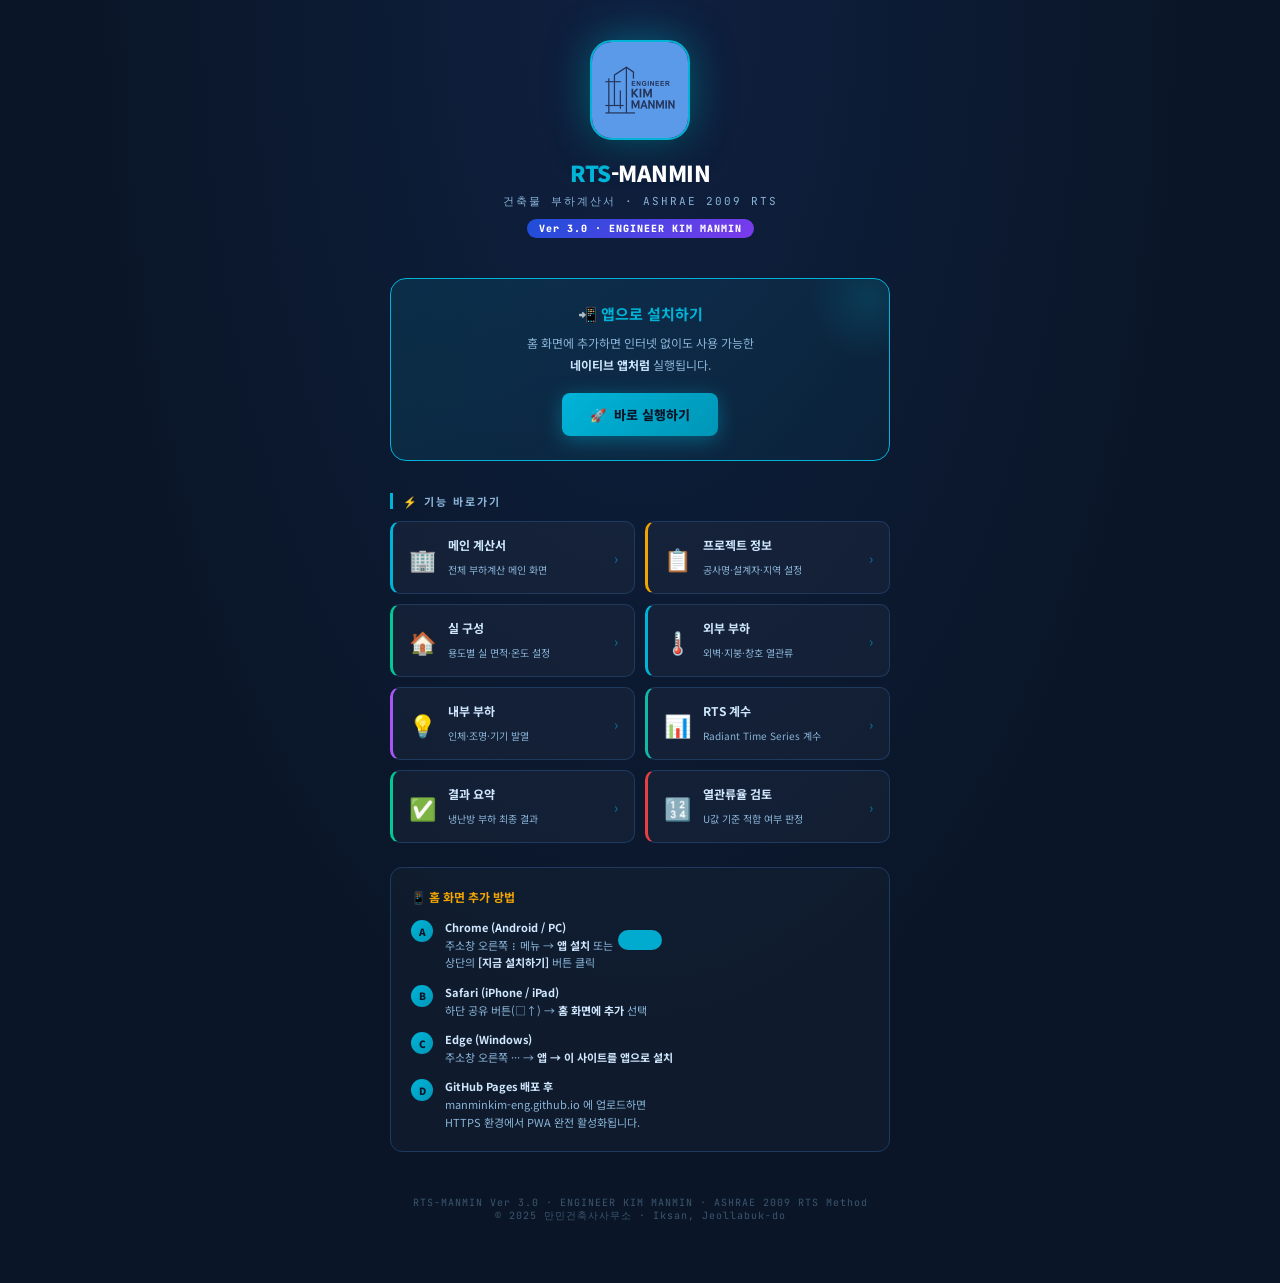
<file: shortcut.html>
<!DOCTYPE html>
<html lang="ko">
<head>
<meta charset="UTF-8">
<meta name="viewport" content="width=device-width, initial-scale=1.0">
<title>RTS-MANMIN 바로가기 | ENGINEER KIM MANMIN</title>
<link rel="manifest" href="manifest.json">
<link rel="icon" type="image/png" sizes="32x32" href="icons/favicon-32x32.png">
<link rel="apple-touch-icon" href="icons/apple-touch-icon.png">
<meta name="theme-color" content="#00b4d8">
<style>
  @import url('https://fonts.googleapis.com/css2?family=Noto+Sans+KR:wght@300;400;500;700;900&family=JetBrains+Mono:wght@400;600&display=swap');

  :root {
    --navy:   #0a1628;
    --navy2:  #0f2040;
    --blue:   #1a4a8a;
    --accent: #00b4d8;
    --gold:   #f0a500;
    --green:  #00c896;
    --text:   #d0e8ff;
    --text2:  #8ab4d8;
    --border: #1e3a5f;
  }

  * { box-sizing: border-box; margin: 0; padding: 0; }

  body {
    font-family: 'Noto Sans KR', sans-serif;
    background: radial-gradient(ellipse at top, #0f2040 0%, #0a1628 60%);
    color: var(--text);
    min-height: 100vh;
    display: flex;
    flex-direction: column;
    align-items: center;
    justify-content: flex-start;
    padding: 40px 20px 60px;
  }

  /* ── 로고 헤더 ── */
  .header {
    text-align: center;
    margin-bottom: 40px;
  }

  .logo-wrap {
    width: 100px;
    height: 100px;
    border-radius: 22px;
    overflow: hidden;
    margin: 0 auto 16px;
    box-shadow: 0 0 40px rgba(0,180,216,0.5), 0 8px 32px rgba(0,0,0,0.5);
    border: 2px solid var(--accent);
  }

  .logo-wrap img { width: 100%; height: 100%; object-fit: cover; }

  .header h1 {
    font-size: 22px;
    font-weight: 900;
    color: #fff;
    letter-spacing: -0.5px;
  }

  .header h1 span {
    color: var(--accent);
  }

  .header .subtitle {
    font-size: 11px;
    color: var(--text2);
    letter-spacing: 2px;
    text-transform: uppercase;
    margin-top: 6px;
    font-family: 'JetBrains Mono', monospace;
  }

  .ver-badge {
    display: inline-block;
    margin-top: 10px;
    background: linear-gradient(135deg, #1d4ed8, #7c3aed);
    color: #fff;
    font-size: 10px;
    font-weight: 800;
    padding: 3px 12px;
    border-radius: 20px;
    letter-spacing: 1px;
    font-family: 'JetBrains Mono', monospace;
  }

  /* ── 설치 카드 ── */
  .install-card {
    background: linear-gradient(135deg, rgba(0,180,216,0.12), rgba(0,150,183,0.06));
    border: 1.5px solid var(--accent);
    border-radius: 16px;
    padding: 24px 28px;
    max-width: 500px;
    width: 100%;
    margin-bottom: 32px;
    text-align: center;
    position: relative;
    overflow: hidden;
  }

  .install-card::before {
    content: '';
    position: absolute;
    top: -40px; right: -40px;
    width: 120px; height: 120px;
    background: radial-gradient(circle, rgba(0,180,216,0.15) 0%, transparent 70%);
    pointer-events: none;
  }

  .install-card h2 {
    font-size: 15px;
    font-weight: 700;
    color: var(--accent);
    margin-bottom: 8px;
    display: flex;
    align-items: center;
    justify-content: center;
    gap: 8px;
  }

  .install-card p {
    font-size: 12px;
    color: var(--text2);
    line-height: 1.8;
    margin-bottom: 18px;
  }

  .install-btn-main {
    display: inline-flex;
    align-items: center;
    gap: 8px;
    padding: 12px 28px;
    background: linear-gradient(135deg, var(--accent), #0096b7);
    color: var(--navy);
    font-size: 13px;
    font-weight: 800;
    border: none;
    border-radius: 8px;
    cursor: pointer;
    transition: all 0.2s;
    font-family: 'Noto Sans KR', sans-serif;
    box-shadow: 0 4px 20px rgba(0,180,216,0.4);
    text-decoration: none;
  }

  .install-btn-main:hover {
    transform: translateY(-2px);
    box-shadow: 0 8px 30px rgba(0,180,216,0.6);
  }

  #pwa-install-trigger { display: none; }

  /* ── 바로가기 그리드 ── */
  .shortcut-section {
    max-width: 500px;
    width: 100%;
    margin-bottom: 24px;
  }

  .shortcut-section h3 {
    font-size: 11px;
    font-weight: 700;
    color: var(--text2);
    letter-spacing: 2px;
    text-transform: uppercase;
    margin-bottom: 12px;
    padding-left: 4px;
    border-left: 3px solid var(--accent);
    padding-left: 10px;
  }

  .shortcut-grid {
    display: grid;
    grid-template-columns: 1fr 1fr;
    gap: 10px;
  }

  .shortcut-card {
    background: rgba(255,255,255,0.03);
    border: 1px solid var(--border);
    border-radius: 10px;
    padding: 14px 16px;
    cursor: pointer;
    transition: all 0.2s;
    text-decoration: none;
    display: flex;
    align-items: center;
    gap: 12px;
    position: relative;
    overflow: hidden;
  }

  .shortcut-card:hover {
    background: rgba(0,180,216,0.08);
    border-color: var(--accent);
    transform: translateY(-1px);
    box-shadow: 0 4px 16px rgba(0,180,216,0.2);
  }

  .shortcut-card .sc-icon {
    font-size: 22px;
    flex-shrink: 0;
  }

  .shortcut-card .sc-text {
    flex: 1;
  }

  .shortcut-card .sc-title {
    font-size: 12px;
    font-weight: 700;
    color: var(--text);
    display: block;
    margin-bottom: 2px;
  }

  .shortcut-card .sc-desc {
    font-size: 10px;
    color: var(--text2);
    line-height: 1.4;
  }

  .shortcut-card .sc-arrow {
    color: var(--accent);
    font-size: 14px;
    opacity: 0.6;
  }

  /* 컬러 variants */
  .sc-blue  { border-left: 3px solid var(--accent); }
  .sc-gold  { border-left: 3px solid var(--gold);   }
  .sc-green { border-left: 3px solid var(--green);  }
  .sc-purple{ border-left: 3px solid #a855f7;       }
  .sc-red   { border-left: 3px solid #e84040;       }
  .sc-teal  { border-left: 3px solid #14b8a6;       }

  /* ── 설치 안내 스텝 ── */
  .guide-card {
    max-width: 500px;
    width: 100%;
    background: rgba(255,255,255,0.02);
    border: 1px solid var(--border);
    border-radius: 12px;
    padding: 20px;
    margin-bottom: 24px;
  }

  .guide-card h3 {
    font-size: 12px;
    font-weight: 700;
    color: var(--gold);
    margin-bottom: 14px;
    display: flex;
    align-items: center;
    gap: 6px;
  }

  .guide-step {
    display: flex;
    gap: 12px;
    margin-bottom: 12px;
    align-items: flex-start;
  }

  .guide-step:last-child { margin-bottom: 0; }

  .step-num {
    width: 22px;
    height: 22px;
    background: linear-gradient(135deg, var(--accent), #0096b7);
    color: var(--navy);
    border-radius: 50%;
    font-size: 10px;
    font-weight: 900;
    display: flex;
    align-items: center;
    justify-content: center;
    flex-shrink: 0;
    margin-top: 1px;
  }

  .step-text {
    font-size: 11px;
    color: var(--text2);
    line-height: 1.6;
  }

  .step-text strong { color: var(--text); }

  /* ── Footer ── */
  .footer {
    text-align: center;
    font-size: 10px;
    color: rgba(138,180,216,0.4);
    letter-spacing: 1px;
    font-family: 'JetBrains Mono', monospace;
    margin-top: 20px;
  }

  /* 토스트 */
  .toast {
    position: fixed;
    bottom: 30px;
    left: 50%;
    transform: translateX(-50%) translateY(80px);
    background: rgba(0,180,216,0.95);
    color: var(--navy);
    font-size: 12px;
    font-weight: 700;
    padding: 10px 22px;
    border-radius: 30px;
    transition: transform 0.3s;
    z-index: 999;
    white-space: nowrap;
  }
  .toast.show { transform: translateX(-50%) translateY(0); }
</style>
</head>
<body>

<!-- ── 헤더 ── -->
<div class="header">
  <div class="logo-wrap">
    <img src="icons/icon-192x192.png" alt="RTS-MANMIN Logo">
  </div>
  <h1><span>RTS</span>-MANMIN</h1>
  <div class="subtitle">건축물 부하계산서 · ASHRAE 2009 RTS</div>
  <div class="ver-badge">Ver 3.0 · ENGINEER KIM MANMIN</div>
</div>

<!-- ── PWA 설치 카드 ── -->
<div class="install-card">
  <h2>📲 앱으로 설치하기</h2>
  <p>
    홈 화면에 추가하면 인터넷 없이도 사용 가능한<br>
    <strong style="color:var(--text)">네이티브 앱처럼</strong> 실행됩니다.
  </p>
  <button id="pwa-install-trigger" class="install-btn-main" onclick="installPWA()">
    <span>📲</span> 지금 설치하기
  </button>
  <a href="index.html" class="install-btn-main" style="margin-top:0;">
    <span>🚀</span> 바로 실행하기
  </a>
</div>

<!-- ── 바로가기 그리드 ── -->
<div class="shortcut-section">
  <h3>⚡ 기능 바로가기</h3>
  <div class="shortcut-grid">

    <a href="index.html" class="shortcut-card sc-blue">
      <span class="sc-icon">🏢</span>
      <div class="sc-text">
        <span class="sc-title">메인 계산서</span>
        <span class="sc-desc">전체 부하계산 메인 화면</span>
      </div>
      <span class="sc-arrow">›</span>
    </a>

    <a href="index.html#tab-project" class="shortcut-card sc-gold">
      <span class="sc-icon">📋</span>
      <div class="sc-text">
        <span class="sc-title">프로젝트 정보</span>
        <span class="sc-desc">공사명·설계자·지역 설정</span>
      </div>
      <span class="sc-arrow">›</span>
    </a>

    <a href="index.html#tab-room" class="shortcut-card sc-green">
      <span class="sc-icon">🏠</span>
      <div class="sc-text">
        <span class="sc-title">실 구성</span>
        <span class="sc-desc">용도별 실 면적·온도 설정</span>
      </div>
      <span class="sc-arrow">›</span>
    </a>

    <a href="index.html#tab-external" class="shortcut-card sc-blue">
      <span class="sc-icon">🌡️</span>
      <div class="sc-text">
        <span class="sc-title">외부 부하</span>
        <span class="sc-desc">외벽·지붕·창호 열관류</span>
      </div>
      <span class="sc-arrow">›</span>
    </a>

    <a href="index.html#tab-internal" class="shortcut-card sc-purple">
      <span class="sc-icon">💡</span>
      <div class="sc-text">
        <span class="sc-title">내부 부하</span>
        <span class="sc-desc">인체·조명·기기 발열</span>
      </div>
      <span class="sc-arrow">›</span>
    </a>

    <a href="index.html#tab-rts" class="shortcut-card sc-teal">
      <span class="sc-icon">📊</span>
      <div class="sc-text">
        <span class="sc-title">RTS 계수</span>
        <span class="sc-desc">Radiant Time Series 계수</span>
      </div>
      <span class="sc-arrow">›</span>
    </a>

    <a href="index.html#tab-result" class="shortcut-card sc-green">
      <span class="sc-icon">✅</span>
      <div class="sc-text">
        <span class="sc-title">결과 요약</span>
        <span class="sc-desc">냉난방 부하 최종 결과</span>
      </div>
      <span class="sc-arrow">›</span>
    </a>

    <a href="index.html#tab-uval" class="shortcut-card sc-red">
      <span class="sc-icon">🔢</span>
      <div class="sc-text">
        <span class="sc-title">열관류율 검토</span>
        <span class="sc-desc">U값 기준 적합 여부 판정</span>
      </div>
      <span class="sc-arrow">›</span>
    </a>

  </div>
</div>

<!-- ── 설치 안내 ── -->
<div class="guide-card">
  <h3>📱 홈 화면 추가 방법</h3>

  <div class="guide-step">
    <div class="step-num">A</div>
    <div class="step-text">
      <strong>Chrome (Android / PC)</strong><br>
      주소창 오른쪽 ⋮ 메뉴 → <strong>앱 설치</strong> 또는<br>
      상단의 <strong>[지금 설치하기]</strong> 버튼 클릭
    </div>
  </div>

  <div class="guide-step">
    <div class="step-num">B</div>
    <div class="step-text">
      <strong>Safari (iPhone / iPad)</strong><br>
      하단 공유 버튼(□↑) → <strong>홈 화면에 추가</strong> 선택
    </div>
  </div>

  <div class="guide-step">
    <div class="step-num">C</div>
    <div class="step-text">
      <strong>Edge (Windows)</strong><br>
      주소창 오른쪽 ··· → <strong>앱 → 이 사이트를 앱으로 설치</strong>
    </div>
  </div>

  <div class="guide-step">
    <div class="step-num">D</div>
    <div class="step-text">
      <strong>GitHub Pages 배포 후</strong><br>
      manminkim-eng.github.io 에 업로드하면<br>
      HTTPS 환경에서 PWA 완전 활성화됩니다.
    </div>
  </div>
</div>

<!-- ── Footer ── -->
<div class="footer">
  RTS-MANMIN Ver 3.0 · ENGINEER KIM MANMIN · ASHRAE 2009 RTS Method<br>
  © 2025 만민건축사사무소 · Iksan, Jeollabuk-do
</div>

<!-- 토스트 -->
<div class="toast" id="toast"></div>

<script>
  /* PWA 설치 */
  let deferredPrompt;
  window.addEventListener('beforeinstallprompt', e => {
    e.preventDefault();
    deferredPrompt = e;
    document.getElementById('pwa-install-trigger').style.display = 'inline-flex';
  });

  function installPWA() {
    if (!deferredPrompt) {
      showToast('브라우저 주소창의 설치 아이콘을 클릭하세요 📲');
      return;
    }
    deferredPrompt.prompt();
    deferredPrompt.userChoice.then(choice => {
      if (choice.outcome === 'accepted') showToast('✅ 앱이 설치되었습니다!');
      deferredPrompt = null;
      document.getElementById('pwa-install-trigger').style.display = 'none';
    });
  }

  window.addEventListener('appinstalled', () => {
    showToast('🎉 홈 화면에 추가되었습니다!');
  });

  /* 탭 해시 이동 */
  document.querySelectorAll('a[href^="index.html#"]').forEach(a => {
    a.addEventListener('click', e => {
      const hash = a.href.split('#')[1];
      sessionStorage.setItem('rts-goto-tab', hash);
    });
  });

  /* 토스트 */
  function showToast(msg, duration = 2800) {
    const t = document.getElementById('toast');
    t.textContent = msg;
    t.classList.add('show');
    setTimeout(() => t.classList.remove('show'), duration);
  }

  /* Service Worker */
  if ('serviceWorker' in navigator) {
    navigator.serviceWorker.register('./sw.js', { scope: './' });
  }
</script>
</body>
</html>
</file>
<file: manual/assets/fonts/manmin-fonts.css>
/* MANMIN WAP 공통 폰트 — RTS-MANMIN 웹앱과 같은 서체 체계
   본문 Noto Sans KR · 수치 JetBrains Mono · 브랜드 Orbitron (Google Fonts, 앱과 동일 링크)
   로컬 폴백: 'Noto Sans KR Local' (작업지시서 11절 — 이름 분리, 스택 2순위) */
@font-face{
  font-family:'Noto Sans KR Local';
  src:url('./NotoSansKR-var.woff2') format('woff2-variations'),url('./NotoSansKR-var.woff2') format('woff2');
  font-weight:100 900;font-style:normal;font-display:swap;
}
:root{
  --font-sans:'Noto Sans KR','Noto Sans KR Local','Malgun Gothic','Apple SD Gothic Neo',sans-serif;
  --font-display:'Noto Sans KR','Noto Sans KR Local','Malgun Gothic','Apple SD Gothic Neo',sans-serif;
  --font-serif:'KoPubWorld Batang','Noto Serif KR','Batang',serif;
  --font-mono:'JetBrains Mono','Noto Sans KR','Noto Sans KR Local','Consolas',monospace;
  --font-brand:'Orbitron','Noto Sans KR','Noto Sans KR Local',sans-serif;
}
/* v-mh1 (2026-10-26) 외부 폰트 로컬화 — 매뉴얼은 Google Fonts 링크 없이 이 파일만 읽는다 (JetBrains Mono · Orbitron: OFL 1.1, @fontsource 라틴 서브셋) */
@font-face{font-family:'JetBrains Mono';src:local('JetBrains Mono'),url('./JetBrainsMono-latin-400.woff2') format('woff2');font-weight:400;font-style:normal;font-display:swap}
@font-face{font-family:'JetBrains Mono';src:local('JetBrains Mono'),url('./JetBrainsMono-latin-600.woff2') format('woff2');font-weight:600;font-style:normal;font-display:swap}
@font-face{font-family:'JetBrains Mono';src:local('JetBrains Mono'),url('./JetBrainsMono-latin-700.woff2') format('woff2');font-weight:700;font-style:normal;font-display:swap}
@font-face{font-family:'Orbitron';src:local('Orbitron'),url('./Orbitron-latin-700.woff2') format('woff2');font-weight:700;font-style:normal;font-display:swap}
@font-face{font-family:'Orbitron';src:local('Orbitron'),url('./Orbitron-latin-900.woff2') format('woff2');font-weight:900;font-style:normal;font-display:swap}
</file>
